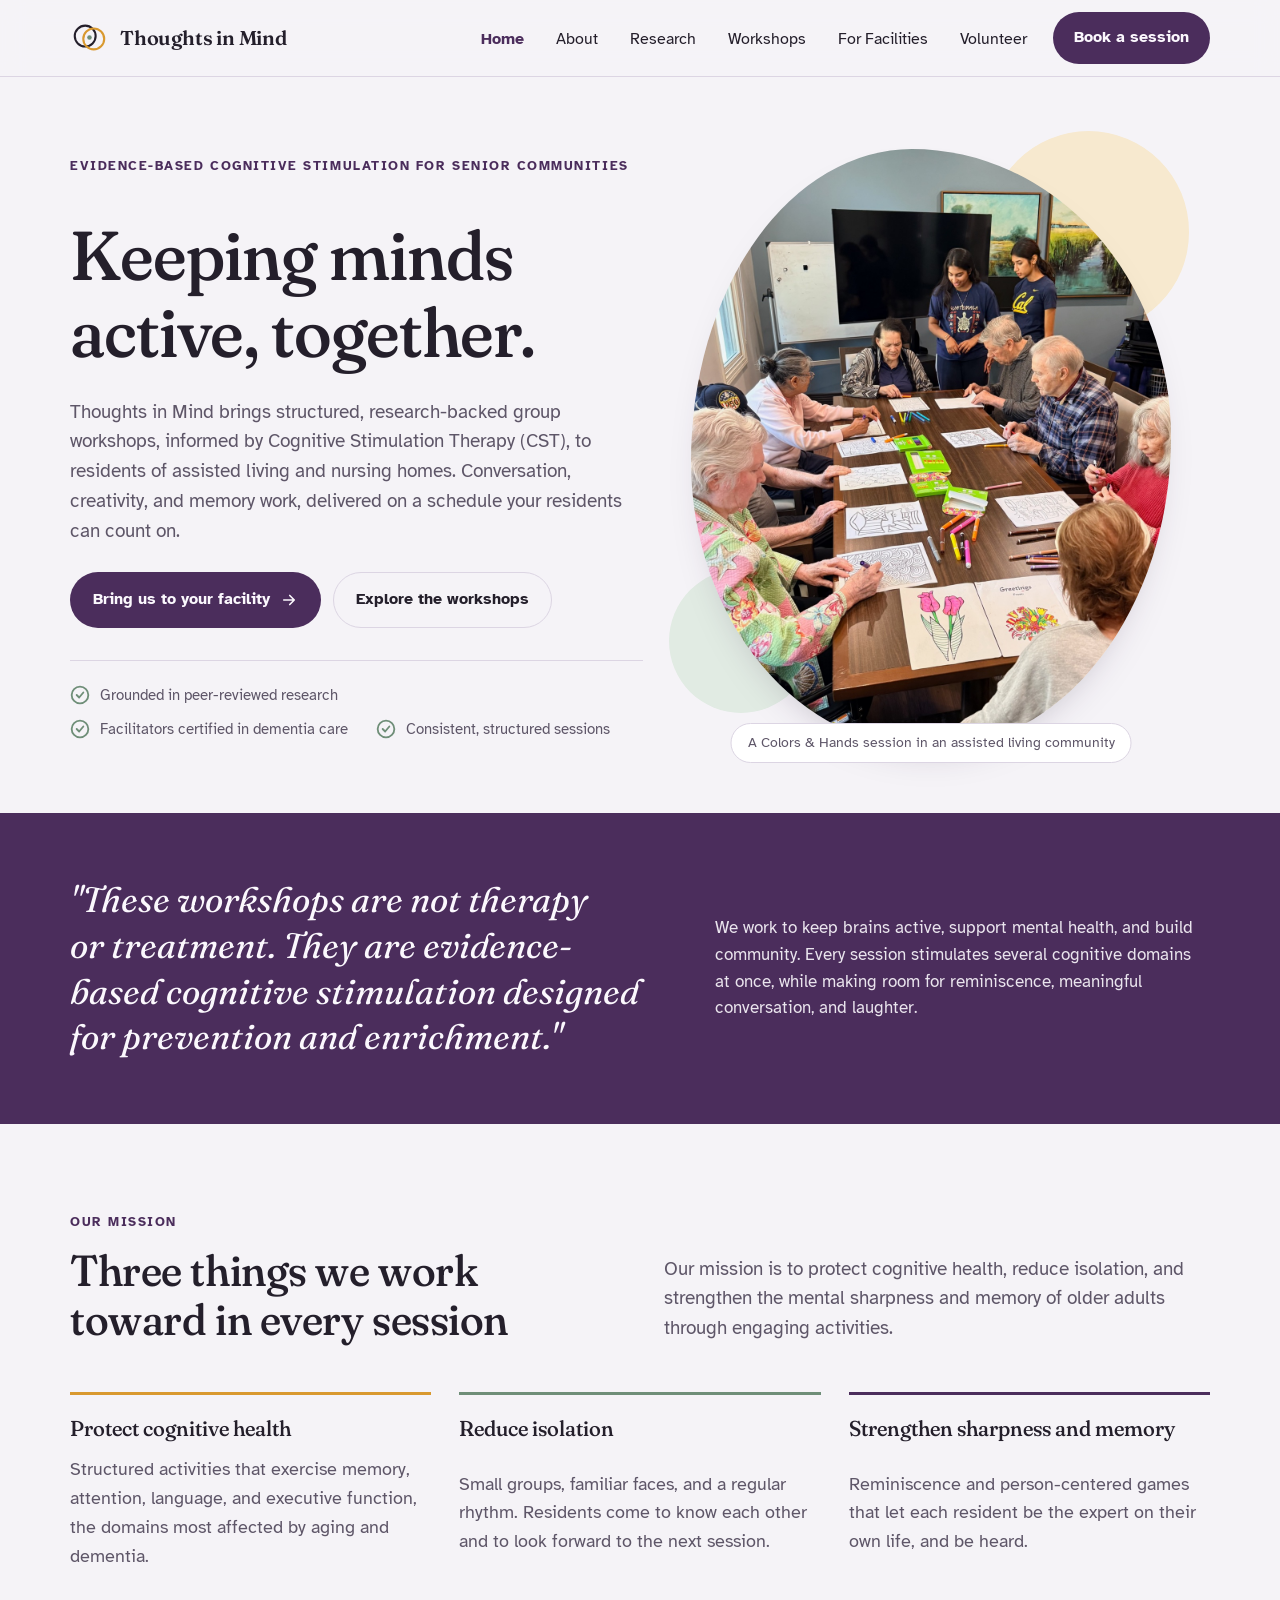
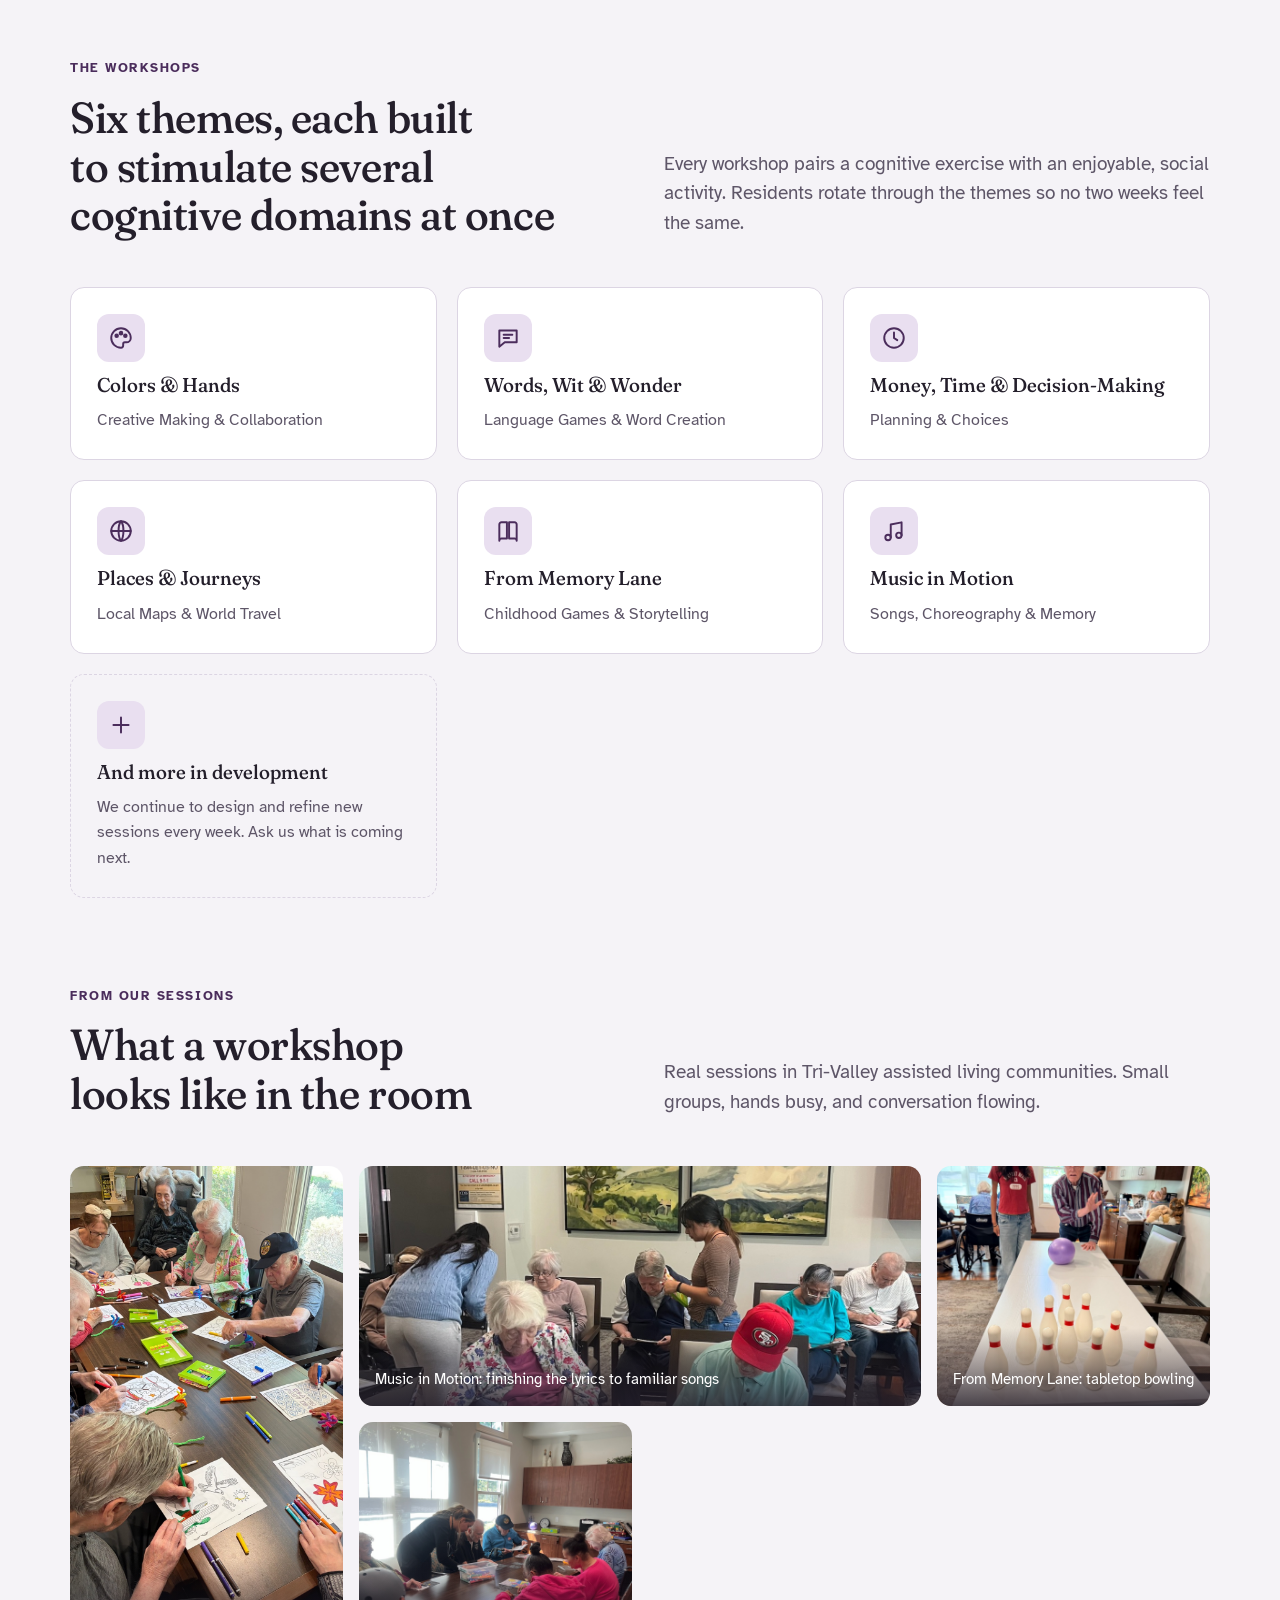
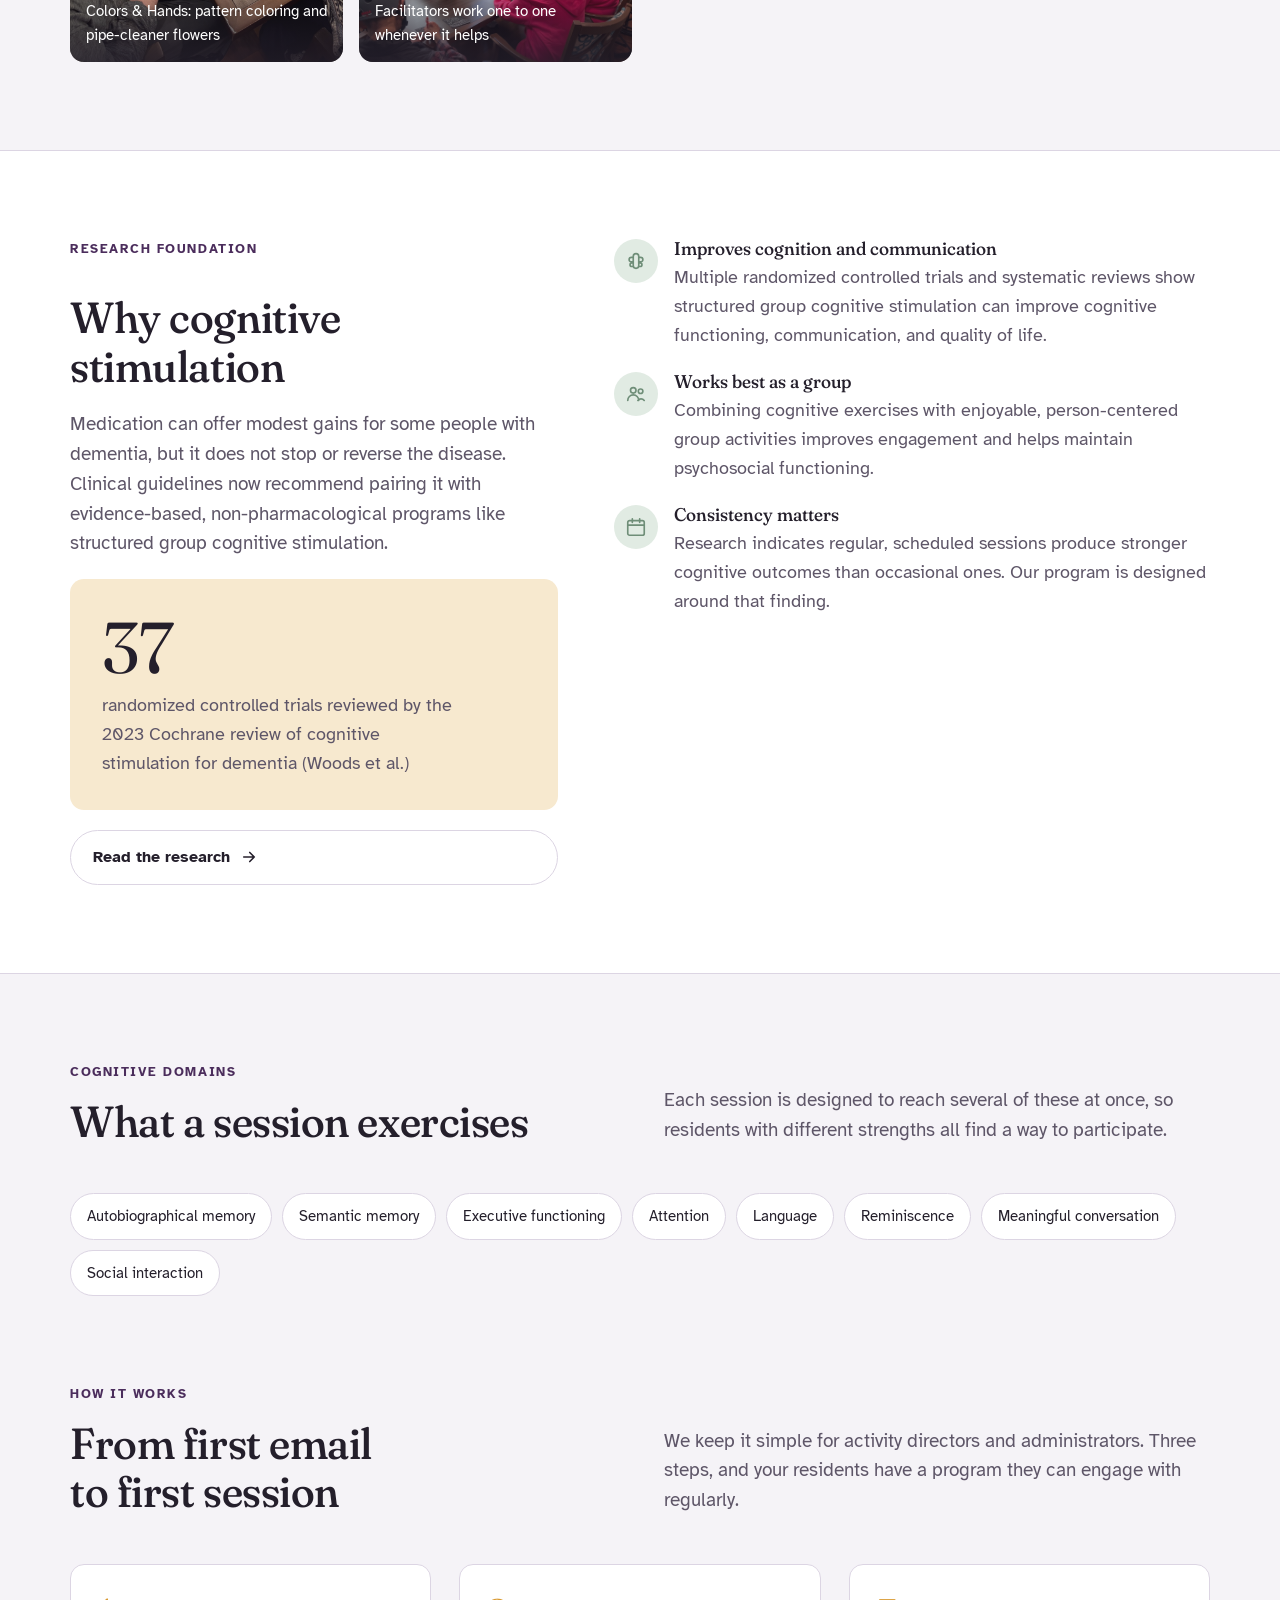
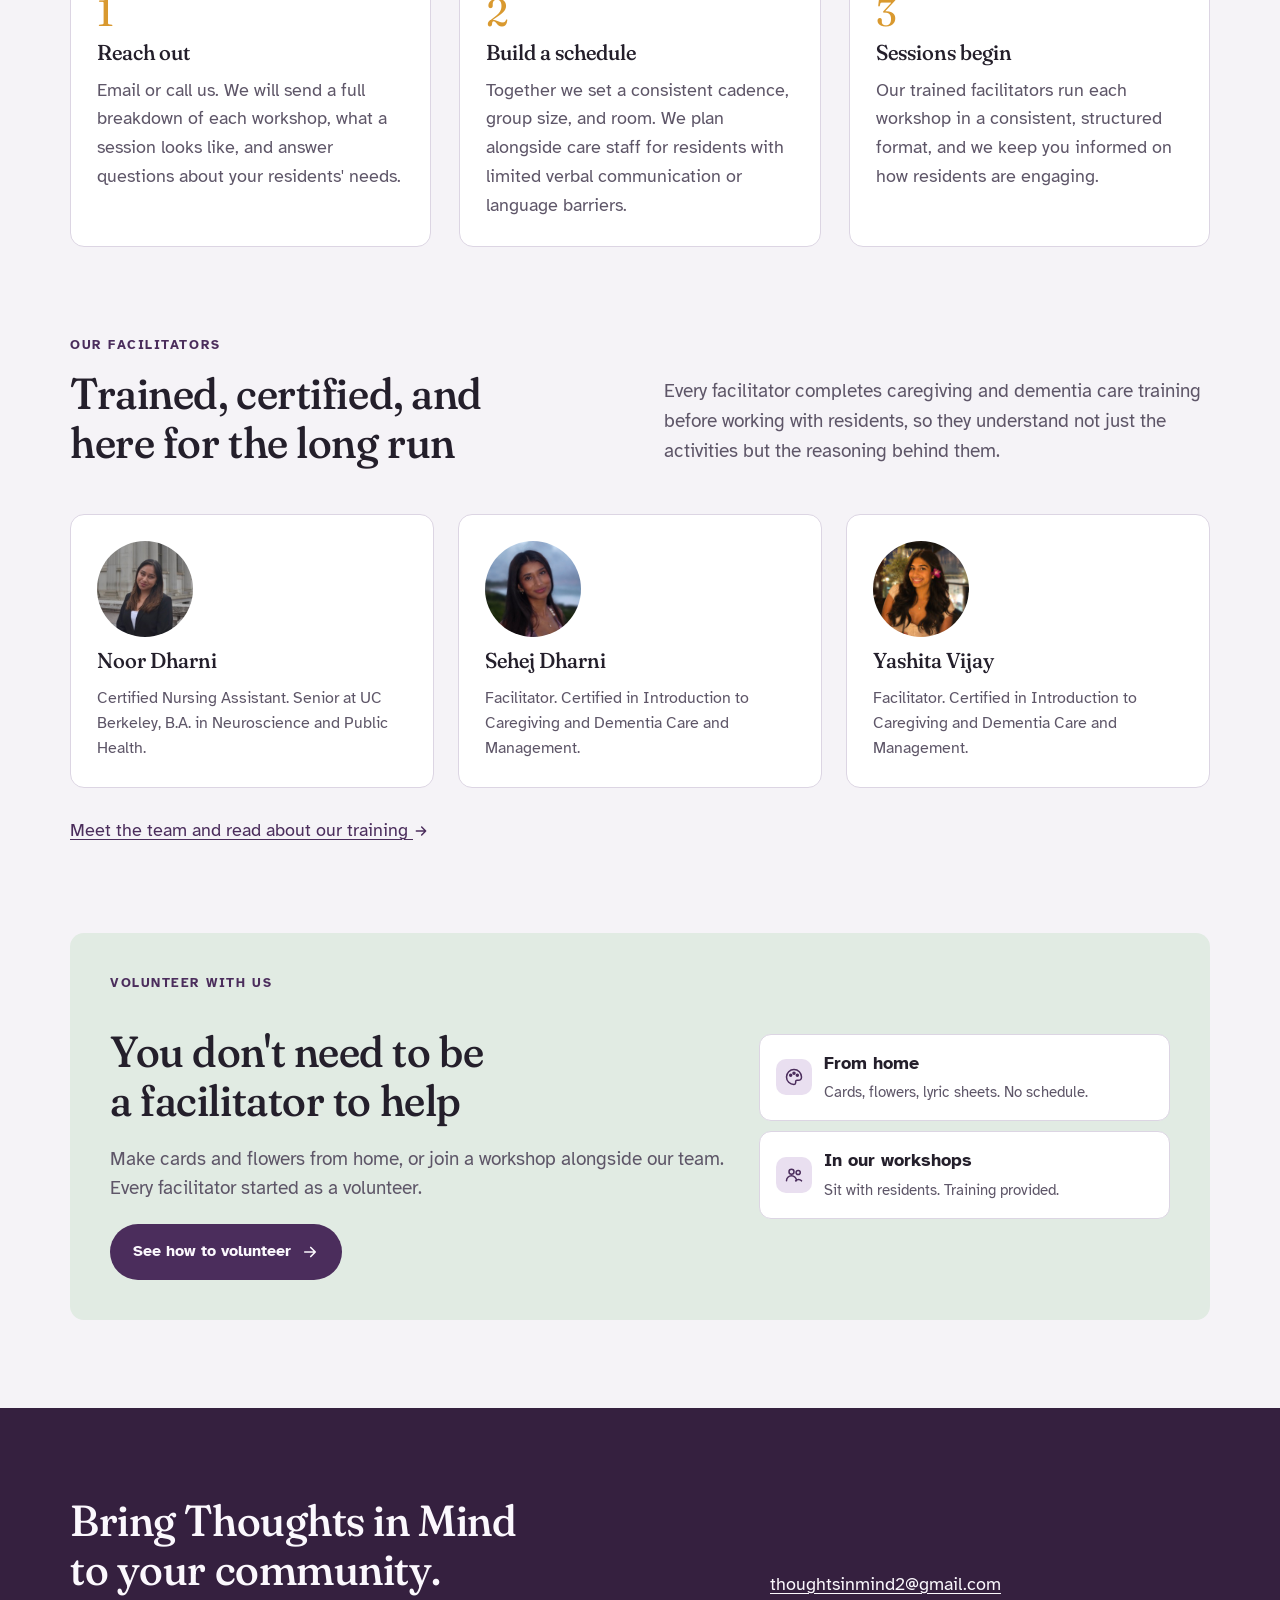
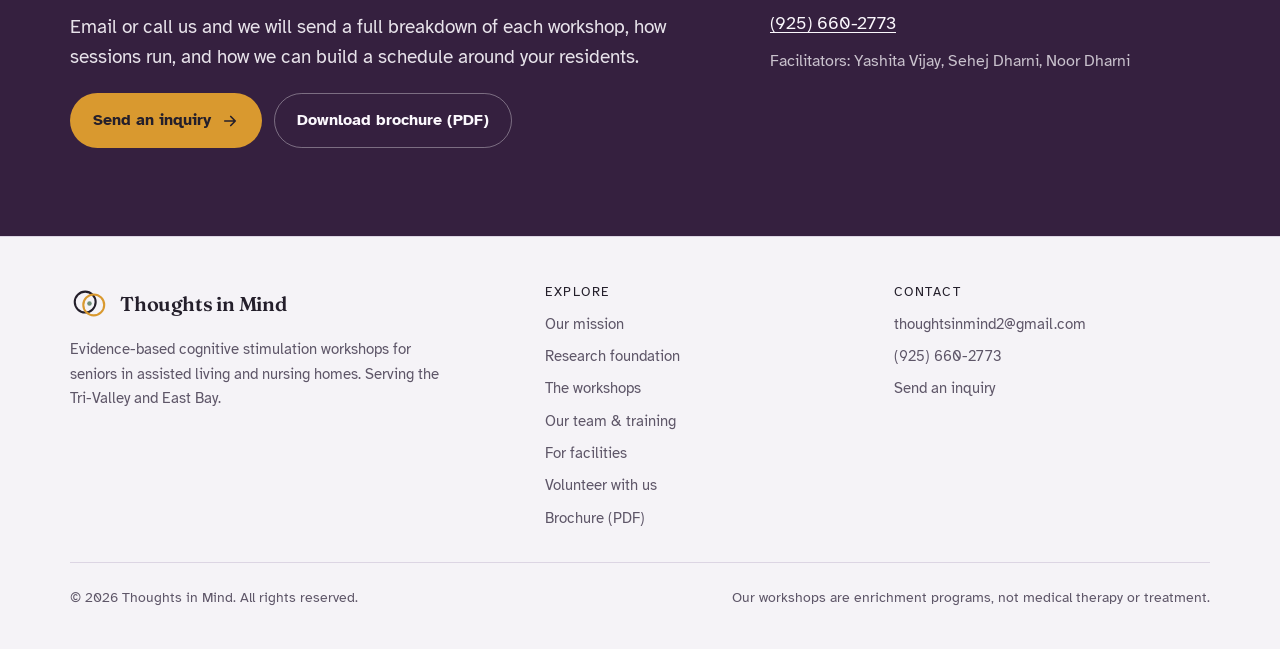
<file: index.html>
<!doctype html>
<html lang="en">
<head>
<meta charset="utf-8">
<meta name="viewport" content="width=device-width, initial-scale=1">
<title>Thoughts in Mind</title><meta name="description" content="Evidence-based cognitive stimulation workshops for seniors in assisted living and nursing homes."><meta property="og:type" content="website"><meta property="og:site_name" content="Thoughts in Mind"><meta property="og:title" content="Thoughts in Mind"><meta property="og:description" content="Evidence-based cognitive stimulation workshops for seniors in assisted living and nursing homes."><meta property="og:url" content="https://thoughtsinmind.org/"><meta property="og:image" content="https://thoughtsinmind.org/images/og.png"><meta property="og:image:width" content="1200"><meta property="og:image:height" content="630"><meta name="twitter:card" content="summary_large_image"><meta name="twitter:title" content="Thoughts in Mind"><meta name="twitter:description" content="Evidence-based cognitive stimulation workshops for seniors in assisted living and nursing homes."><meta name="twitter:image" content="https://thoughtsinmind.org/images/og.png"><link rel="canonical" href="https://thoughtsinmind.org/"><link rel="preconnect" href="https://fonts.googleapis.com"><link rel="preconnect" href="https://fonts.gstatic.com" crossorigin><link rel="stylesheet" href="https://fonts.googleapis.com/css2?family=Fraunces:ital,opsz,wght@0,9..144,300..700;1,9..144,300..700&family=Atkinson+Hyperlegible:ital,wght@0,400;0,700;1,400&display=swap"><link rel="stylesheet" href="styles.css">
</head>
<body>
<a class="skip" href="#main">Skip to content</a>
<header class="nav"><div class="wrap">
  <a class="brand" href="index.html"><svg viewBox="0 0 40 40" aria-hidden="true"><circle cx="16" cy="18" r="11" fill="none" stroke="currentColor" stroke-width="2.2"/><circle cx="25" cy="21" r="11" fill="none" stroke="var(--marigold)" stroke-width="2.2"/><circle cx="20.5" cy="19.5" r="2.4" fill="var(--sage)"/></svg><span>Thoughts in Mind</span></a>
  <button class="menu-btn" aria-expanded="false" aria-controls="nav-links" aria-label="Open menu"><svg viewBox="0 0 24 24" fill="none" stroke="currentColor" stroke-width="2" stroke-linecap="round"><path d="M4 7h16M4 12h16M4 17h16"/></svg></button>
  <nav aria-label="Primary"><ul class="nav-links" id="nav-links"><li><a href="index.html" aria-current="page">Home</a></li><li><a href="about.html">About</a></li><li><a href="research.html">Research</a></li><li><a href="workshops.html">Workshops</a></li><li><a href="facilities.html">For Facilities</a></li><li><a href="volunteer.html">Volunteer</a></li><li class="nav-cta"><a class="btn btn-primary" href="contact.html">Book a session</a></li></ul></nav>
</div></header>
<main id="main">

<section class="hero"><div class="wrap">
  <div class="hero-copy">
    <p class="eyebrow">Evidence-based cognitive stimulation for senior communities</p>
    <h1>Keeping minds active, together.</h1>
    <p class="lede measure">Thoughts in Mind brings structured, research-backed group workshops, informed by Cognitive Stimulation Therapy (CST), to residents of assisted living and nursing homes. Conversation, creativity, and memory work, delivered on a schedule your residents can count on.</p>
    <div class="hero-actions"><a class="btn btn-primary" href="contact.html">Bring us to your facility <svg viewBox="0 0 24 24" fill="none" stroke="currentColor" stroke-width="2.2" stroke-linecap="round" stroke-linejoin="round" aria-hidden="true"><path d="M5 12h14M13 6l6 6-6 6"/></svg></a><a class="btn btn-ghost" href="workshops.html">Explore the workshops</a></div>
    <div class="trust"><ul>
      <li><svg viewBox="0 0 24 24" fill="none" stroke="currentColor" stroke-width="2.2" stroke-linecap="round" stroke-linejoin="round" aria-hidden="true"><circle cx="12" cy="12" r="10"/><path d="m8 12 3 3 5-6"/></svg><span>Grounded in peer-reviewed research</span></li>
      <li><svg viewBox="0 0 24 24" fill="none" stroke="currentColor" stroke-width="2.2" stroke-linecap="round" stroke-linejoin="round" aria-hidden="true"><circle cx="12" cy="12" r="10"/><path d="m8 12 3 3 5-6"/></svg><span>Facilitators certified in dementia care</span></li>
      <li><svg viewBox="0 0 24 24" fill="none" stroke="currentColor" stroke-width="2.2" stroke-linecap="round" stroke-linejoin="round" aria-hidden="true"><circle cx="12" cy="12" r="10"/><path d="m8 12 3 3 5-6"/></svg><span>Consistent, structured sessions</span></li>
    </ul></div>
  </div>
  <figure class="hero-photo"><img src="images/session-group.jpg" alt="Residents coloring and making greeting cards around a table while two facilitators look on" width="1200" height="1600" fetchpriority="high"><figcaption>A Colors &amp; Hands session in an assisted living community</figcaption></figure>
</div></section>

<section class="band"><div class="wrap">
  <p class="statement">"These workshops are not therapy or treatment. They are evidence-based cognitive stimulation designed for prevention and enrichment."</p>
  <p class="aside">We work to keep brains active, support mental health, and build community. Every session stimulates several cognitive domains at once, while making room for reminiscence, meaningful conversation, and laughter.</p>
</div></section>

<section><div class="wrap">
  <div class="sec-head"><div><p class="eyebrow">Our mission</p><h2>Three things we work toward in every session</h2></div><p class="lede">Our mission is to protect cognitive health, reduce isolation, and strengthen the mental sharpness and memory of older adults through engaging activities.</p></div>
  <div class="pillars">
    <div class="pillar"><h3>Protect cognitive health</h3><p>Structured activities that exercise memory, attention, language, and executive function, the domains most affected by aging and dementia.</p></div>
    <div class="pillar"><h3>Reduce isolation</h3><p>Small groups, familiar faces, and a regular rhythm. Residents come to know each other and to look forward to the next session.</p></div>
    <div class="pillar"><h3>Strengthen sharpness and memory</h3><p>Reminiscence and person-centered games that let each resident be the expert on their own life, and be heard.</p></div>
  </div>
</div></section>

<section style="padding-top:0"><div class="wrap">
  <div class="sec-head"><div><p class="eyebrow">The workshops</p><h2>Six themes, each built to stimulate several cognitive domains at once</h2></div><p class="lede">Every workshop pairs a cognitive exercise with an enjoyable, social activity. Residents rotate through the themes so no two weeks feel the same.</p></div>
  <div class="topics"><a class="topic" href="workshops.html#palette"><div class="icon"><svg viewBox="0 0 24 24" fill="none" stroke="currentColor" stroke-width="1.8" stroke-linecap="round" stroke-linejoin="round" aria-hidden="true"><path d="M12 3a9 9 0 1 0 0 18c1.5 0 2-1 2-2v-1.5a1.5 1.5 0 0 1 1.5-1.5H17a4 4 0 0 0 4-4c0-5-4-9-9-9Z"/><circle cx="8" cy="10" r="1.2" fill="currentColor"/><circle cx="12" cy="7.5" r="1.2" fill="currentColor"/><circle cx="16" cy="10" r="1.2" fill="currentColor"/></svg></div><h3>Colors &amp; Hands</h3><p class="sub">Creative Making &amp; Collaboration</p></a><a class="topic" href="workshops.html#words"><div class="icon"><svg viewBox="0 0 24 24" fill="none" stroke="currentColor" stroke-width="1.8" stroke-linecap="round" stroke-linejoin="round" aria-hidden="true"><path d="M4 5h16v11H9l-5 4V5Z"/><path d="M8 9h8M8 12h5"/></svg></div><h3>Words, Wit &amp; Wonder</h3><p class="sub">Language Games &amp; Word Creation</p></a><a class="topic" href="workshops.html#coins"><div class="icon"><svg viewBox="0 0 24 24" fill="none" stroke="currentColor" stroke-width="1.8" stroke-linecap="round" stroke-linejoin="round" aria-hidden="true"><circle cx="12" cy="12" r="9"/><path d="M12 7v5l3 2"/></svg></div><h3>Money, Time &amp; Decision-Making</h3><p class="sub">Planning &amp; Choices</p></a><a class="topic" href="workshops.html#map"><div class="icon"><svg viewBox="0 0 24 24" fill="none" stroke="currentColor" stroke-width="1.8" stroke-linecap="round" stroke-linejoin="round" aria-hidden="true"><circle cx="12" cy="12" r="9"/><path d="M3 12h18M12 3c3 3.5 3 14.5 0 18M12 3c-3 3.5-3 14.5 0 18"/></svg></div><h3>Places &amp; Journeys</h3><p class="sub">Local Maps &amp; World Travel</p></a><a class="topic" href="workshops.html#memory"><div class="icon"><svg viewBox="0 0 24 24" fill="none" stroke="currentColor" stroke-width="1.8" stroke-linecap="round" stroke-linejoin="round" aria-hidden="true"><path d="M4 19V6a2 2 0 0 1 2-2h5v15H6a2 2 0 0 0-2 2Z"/><path d="M20 19V6a2 2 0 0 0-2-2h-5v15h5a2 2 0 0 1 2 2Z"/></svg></div><h3>From Memory Lane</h3><p class="sub">Childhood Games &amp; Storytelling</p></a><a class="topic" href="workshops.html#music"><div class="icon"><svg viewBox="0 0 24 24" fill="none" stroke="currentColor" stroke-width="1.8" stroke-linecap="round" stroke-linejoin="round" aria-hidden="true"><path d="M9 18V6l10-2v12"/><circle cx="6.5" cy="18" r="2.5"/><circle cx="16.5" cy="16" r="2.5"/></svg></div><h3>Music in Motion</h3><p class="sub">Songs, Choreography &amp; Memory</p></a><div class="topic topic-more"><div class="icon"><svg viewBox="0 0 24 24" fill="none" stroke="currentColor" stroke-width="1.8" stroke-linecap="round" aria-hidden="true"><path d="M12 5v14M5 12h14"/></svg></div><h3>And more in development</h3><p class="sub">We continue to design and refine new sessions every week. Ask us what is coming next.</p></div></div>
</div></section>

<section style="padding-top:0"><div class="wrap">
  <div class="sec-head"><div><p class="eyebrow">From our sessions</p><h2>What a workshop looks like in the room</h2></div><p class="lede">Real sessions in Tri-Valley assisted living communities. Small groups, hands busy, and conversation flowing.</p></div>
  <div class="gallery">
    <figure class="tall"><img src="images/coloring-closeup.jpg" alt="Close-up of residents coloring detailed patterns with markers and pipe cleaners" loading="lazy"><figcaption>Colors &amp; Hands: pattern coloring and pipe-cleaner flowers</figcaption></figure>
    <figure class="wide"><img src="images/song-lyrics.jpg" alt="Residents seated in a circle writing on clipboards while a facilitator helps one of them" loading="lazy"><figcaption>Music in Motion: finishing the lyrics to familiar songs</figcaption></figure>
    <figure><img src="images/tabletop-bowling.jpg" alt="A resident rolling a ball toward tabletop bowling pins as a facilitator watches" loading="lazy"><figcaption>From Memory Lane: tabletop bowling</figcaption></figure>
    <figure><img src="images/creative-table.jpg" alt="A facilitator leaning in to help residents with scratch-art cards at a long table" loading="lazy"><figcaption>Facilitators work one to one whenever it helps</figcaption></figure>
  </div>
</div></section>

<section class="evidence"><div class="wrap">
  <div class="stack">
    <p class="eyebrow">Research foundation</p>
    <h2>Why cognitive stimulation</h2>
    <p class="lede">Medication can offer modest gains for some people with dementia, but it does not stop or reverse the disease. Clinical guidelines now recommend pairing it with evidence-based, non-pharmacological programs like structured group cognitive stimulation.</p>
    <div class="stat"><span class="big">37</span><span class="cap">randomized controlled trials reviewed by the 2023 Cochrane review of cognitive stimulation for dementia (Woods et al.)</span></div>
    <a class="btn btn-ghost" href="research.html">Read the research <svg viewBox="0 0 24 24" fill="none" stroke="currentColor" stroke-width="2.2" stroke-linecap="round" stroke-linejoin="round" aria-hidden="true"><path d="M5 12h14M13 6l6 6-6 6"/></svg></a>
  </div>
  <ul class="points">
    <li><span class="dot"><svg viewBox="0 0 24 24" fill="none" stroke="currentColor" stroke-width="1.8" stroke-linecap="round" stroke-linejoin="round" aria-hidden="true"><path d="M12 4a3 3 0 0 0-3 3v10a3 3 0 0 0 3 3 3 3 0 0 0 3-3V7a3 3 0 0 0-3-3Z"/><path d="M9 8H7a2.5 2.5 0 0 0 0 5h2M9 14H7.5a2 2 0 0 0 0 4H9M15 8h2a2.5 2.5 0 0 1 0 5h-2M15 14h1.5a2 2 0 0 1 0 4H15"/></svg></span><div><h3>Improves cognition and communication</h3><p>Multiple randomized controlled trials and systematic reviews show structured group cognitive stimulation can improve cognitive functioning, communication, and quality of life.</p></div></li>
    <li><span class="dot"><svg viewBox="0 0 24 24" fill="none" stroke="currentColor" stroke-width="1.8" stroke-linecap="round" stroke-linejoin="round" aria-hidden="true"><circle cx="9" cy="8" r="3"/><circle cx="17" cy="9" r="2.5"/><path d="M3 19a6 6 0 0 1 12 0M14 19a4.5 4.5 0 0 1 7 0"/></svg></span><div><h3>Works best as a group</h3><p>Combining cognitive exercises with enjoyable, person-centered group activities improves engagement and helps maintain psychosocial functioning.</p></div></li>
    <li><span class="dot"><svg viewBox="0 0 24 24" fill="none" stroke="currentColor" stroke-width="1.8" stroke-linecap="round" stroke-linejoin="round" aria-hidden="true"><rect x="3" y="5" width="18" height="16" rx="2"/><path d="M3 10h18M8 3v4M16 3v4"/></svg></span><div><h3>Consistency matters</h3><p>Research indicates regular, scheduled sessions produce stronger cognitive outcomes than occasional ones. Our program is designed around that finding.</p></div></li>
  </ul>
</div></section>

<section><div class="wrap">
  <div class="sec-head"><div><p class="eyebrow">Cognitive domains</p><h2>What a session exercises</h2></div><p class="lede">Each session is designed to reach several of these at once, so residents with different strengths all find a way to participate.</p></div>
  <ul class="domains"><li>Autobiographical memory</li><li>Semantic memory</li><li>Executive functioning</li><li>Attention</li><li>Language</li><li>Reminiscence</li><li>Meaningful conversation</li><li>Social interaction</li></ul>
</div></section>

<section style="padding-top:0"><div class="wrap">
  <div class="sec-head"><div><p class="eyebrow">How it works</p><h2>From first email to first session</h2></div><p class="lede">We keep it simple for activity directors and administrators. Three steps, and your residents have a program they can engage with regularly.</p></div>
  <div class="steps">
    <div class="step"><h3>Reach out</h3><p>Email or call us. We will send a full breakdown of each workshop, what a session looks like, and answer questions about your residents' needs.</p></div>
    <div class="step"><h3>Build a schedule</h3><p>Together we set a consistent cadence, group size, and room. We plan alongside care staff for residents with limited verbal communication or language barriers.</p></div>
    <div class="step"><h3>Sessions begin</h3><p>Our trained facilitators run each workshop in a consistent, structured format, and we keep you informed on how residents are engaging.</p></div>
  </div>
</div></section>

<section style="padding-top:0"><div class="wrap">
  <div class="sec-head"><div><p class="eyebrow">Our facilitators</p><h2>Trained, certified, and here for the long run</h2></div><p class="lede">Every facilitator completes caregiving and dementia care training before working with residents, so they understand not just the activities but the reasoning behind them.</p></div>
  <div class="team">
    <div class="person"><div class="avatar"><img src="images/team-noor.jpg" alt="Noor Dharni" width="270" height="270"></div><h3>Noor Dharni</h3><p class="role">Certified Nursing Assistant. Senior at UC Berkeley, B.A. in Neuroscience and Public Health.</p></div>
    <div class="person"><div class="avatar"><img src="images/team-sehej.jpg" alt="Sehej Dharni" width="228" height="228"></div><h3>Sehej Dharni</h3><p class="role">Facilitator. Certified in Introduction to Caregiving and Dementia Care and Management.</p></div>
    <div class="person"><div class="avatar"><img src="images/team-yashita.jpg" alt="Yashita Vijay" width="208" height="208"></div><h3>Yashita Vijay</h3><p class="role">Facilitator. Certified in Introduction to Caregiving and Dementia Care and Management.</p></div>
  </div>
  <p style="margin-top:28px"><a href="about.html#team">Meet the team and read about our training <svg style="width:16px;height:16px;display:inline;vertical-align:-3px" viewBox="0 0 24 24" fill="none" stroke="currentColor" stroke-width="2.2" stroke-linecap="round" stroke-linejoin="round" aria-hidden="true"><path d="M5 12h14M13 6l6 6-6 6"/></svg></a></p>
</div></section>

<section style="padding-top:0"><div class="wrap">
  <div class="vol-teaser">
    <div class="stack"><p class="eyebrow">Volunteer with us</p><h2>You don't need to be a facilitator to help</h2><p class="lede">Make cards and flowers from home, or join a workshop alongside our team. Every facilitator started as a volunteer.</p><div class="hero-actions"><a class="btn btn-primary" href="volunteer.html">See how to volunteer <svg viewBox="0 0 24 24" fill="none" stroke="currentColor" stroke-width="2.2" stroke-linecap="round" stroke-linejoin="round" aria-hidden="true"><path d="M5 12h14M13 6l6 6-6 6"/></svg></a></div></div>
    <div class="mini">
      <div class="mini-item"><span class="ic"><svg viewBox="0 0 24 24" fill="none" stroke="currentColor" stroke-width="1.8" stroke-linecap="round" stroke-linejoin="round" aria-hidden="true"><path d="M12 3a9 9 0 1 0 0 18c1.5 0 2-1 2-2v-1.5a1.5 1.5 0 0 1 1.5-1.5H17a4 4 0 0 0 4-4c0-5-4-9-9-9Z"/><circle cx="8" cy="10" r="1.2" fill="currentColor"/><circle cx="12" cy="7.5" r="1.2" fill="currentColor"/><circle cx="16" cy="10" r="1.2" fill="currentColor"/></svg></span><div><strong>From home</strong><span class="muted">Cards, flowers, lyric sheets. No schedule.</span></div></div>
      <div class="mini-item"><span class="ic"><svg viewBox="0 0 24 24" fill="none" stroke="currentColor" stroke-width="1.8" stroke-linecap="round" stroke-linejoin="round" aria-hidden="true"><circle cx="9" cy="8" r="3"/><circle cx="17" cy="9" r="2.5"/><path d="M3 19a6 6 0 0 1 12 0M14 19a4.5 4.5 0 0 1 7 0"/></svg></span><div><strong>In our workshops</strong><span class="muted">Sit with residents. Training provided.</span></div></div>
    </div>
  </div>
</div></section>

<section class="cta"><div class="wrap">
  <div class="stack"><h2>Bring Thoughts in Mind to your community.</h2><p class="lede" style="color:inherit;opacity:.9">Email or call us and we will send a full breakdown of each workshop, how sessions run, and how we can build a schedule around your residents.</p>
    <div class="hero-actions"><a class="btn btn-gold" href="contact.html">Send an inquiry <svg viewBox="0 0 24 24" fill="none" stroke="currentColor" stroke-width="2.2" stroke-linecap="round" stroke-linejoin="round" aria-hidden="true"><path d="M5 12h14M13 6l6 6-6 6"/></svg></a><a class="btn btn-ghost" style="color:inherit;border-color:rgba(255,255,255,.35)" href="Thoughts-in-Mind-Brochure.pdf" download>Download brochure (PDF)</a></div></div>
  <div class="contact-lines"><a href="mailto:thoughtsinmind2@gmail.com">thoughtsinmind2@gmail.com</a><a href="tel:+19256602773">(925) 660-2773</a><span class="muted" style="color:inherit;opacity:.75;font-size:1rem">Facilitators: Yashita Vijay, Sehej Dharni, Noor Dharni</span></div>
</div></section>

</main>
<footer><div class="wrap">
  <div><a class="brand" href="index.html"><svg viewBox="0 0 40 40" aria-hidden="true"><circle cx="16" cy="18" r="11" fill="none" stroke="currentColor" stroke-width="2.2"/><circle cx="25" cy="21" r="11" fill="none" stroke="var(--marigold)" stroke-width="2.2"/><circle cx="20.5" cy="19.5" r="2.4" fill="var(--sage)"/></svg><span>Thoughts in Mind</span></a>
    <p style="margin-top:14px;max-width:38ch">Evidence-based cognitive stimulation workshops for seniors in assisted living and nursing homes. Serving the Tri-Valley and East Bay.</p></div>
  <div><h4>Explore</h4><ul><li><a href="about.html">Our mission</a></li><li><a href="research.html">Research foundation</a></li><li><a href="workshops.html">The workshops</a></li><li><a href="about.html#team">Our team &amp; training</a></li><li><a href="facilities.html">For facilities</a></li><li><a href="volunteer.html">Volunteer with us</a></li><li><a href="Thoughts-in-Mind-Brochure.pdf" download>Brochure (PDF)</a></li></ul></div>
  <div><h4>Contact</h4><ul><li><a href="mailto:thoughtsinmind2@gmail.com">thoughtsinmind2@gmail.com</a></li><li><a href="tel:+19256602773">(925) 660-2773</a></li><li><a href="contact.html">Send an inquiry</a></li></ul></div>
  <div class="foot-note"><span>&copy; <span id="year">2026</span> Thoughts in Mind. All rights reserved.</span><span>Our workshops are enrichment programs, not medical therapy or treatment.</span></div>
</div></footer>
<script src="site.js"></script>
</body>
</html>
</file>
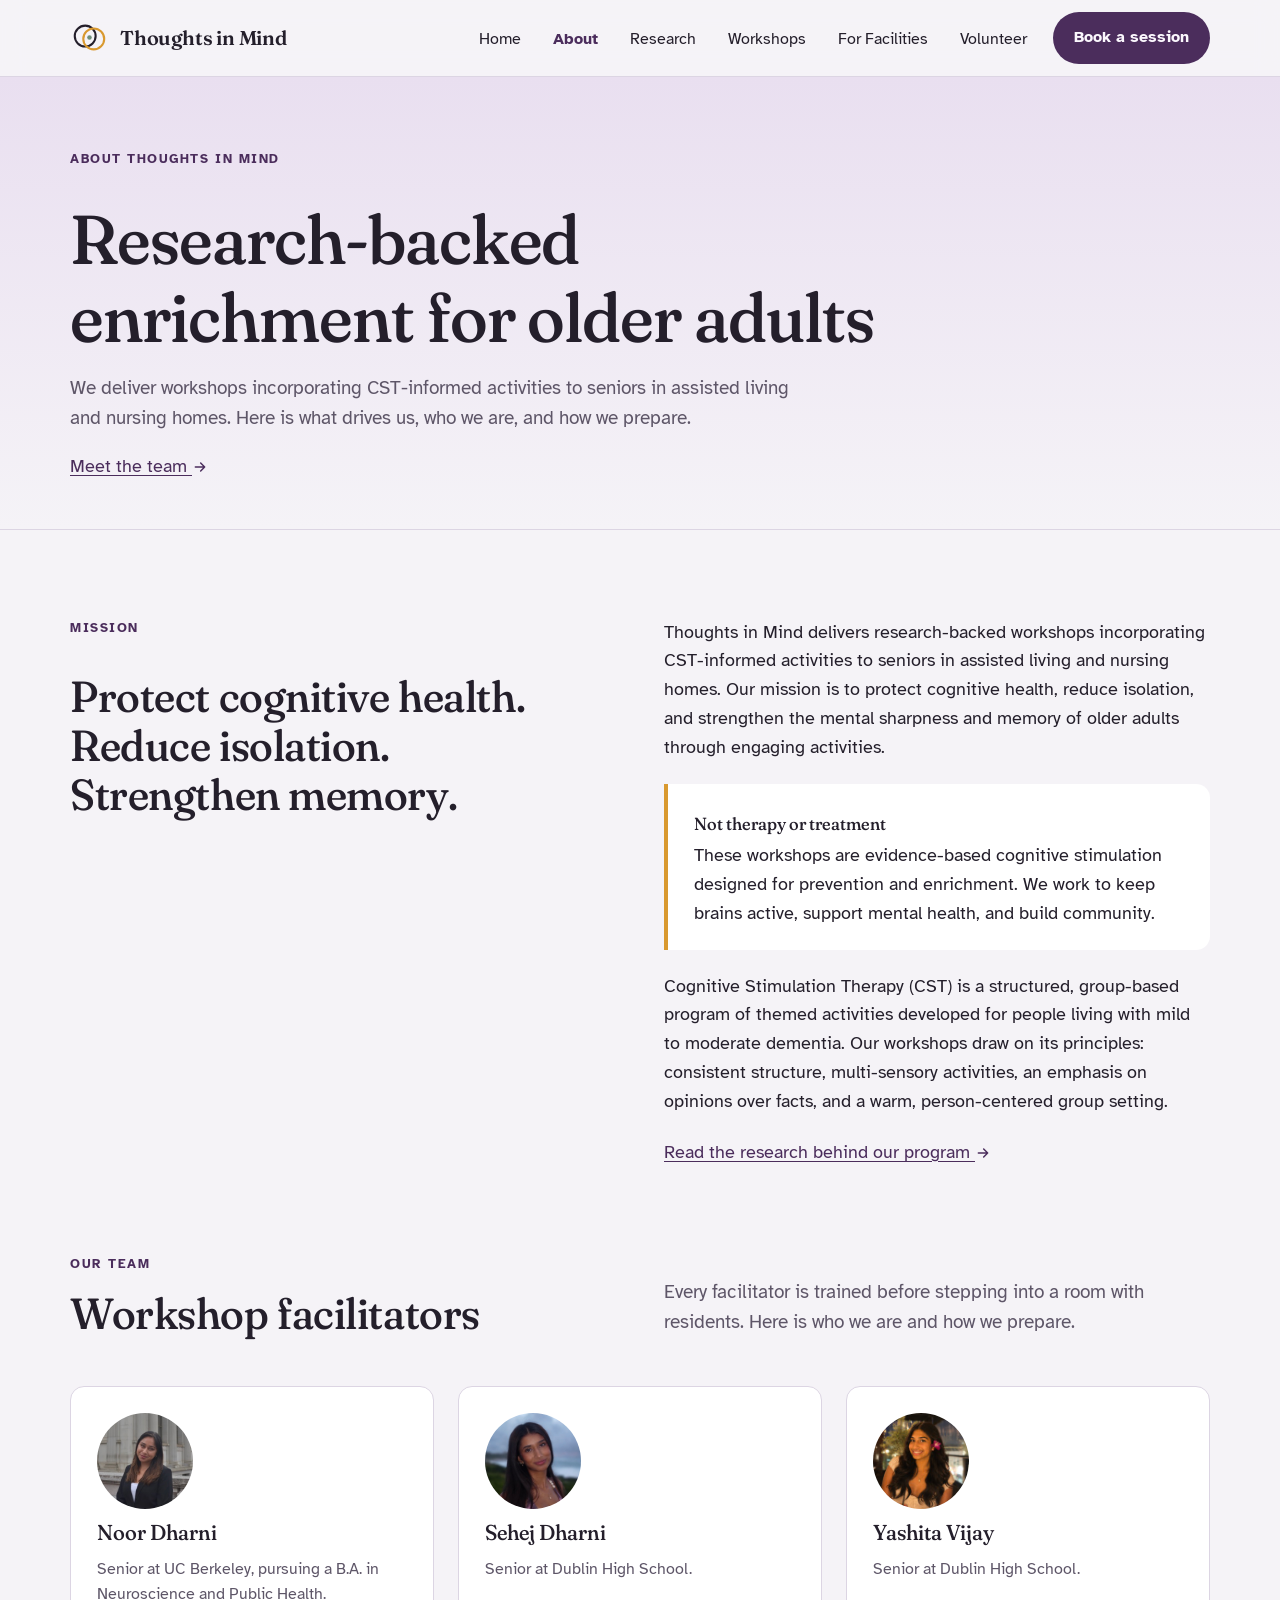
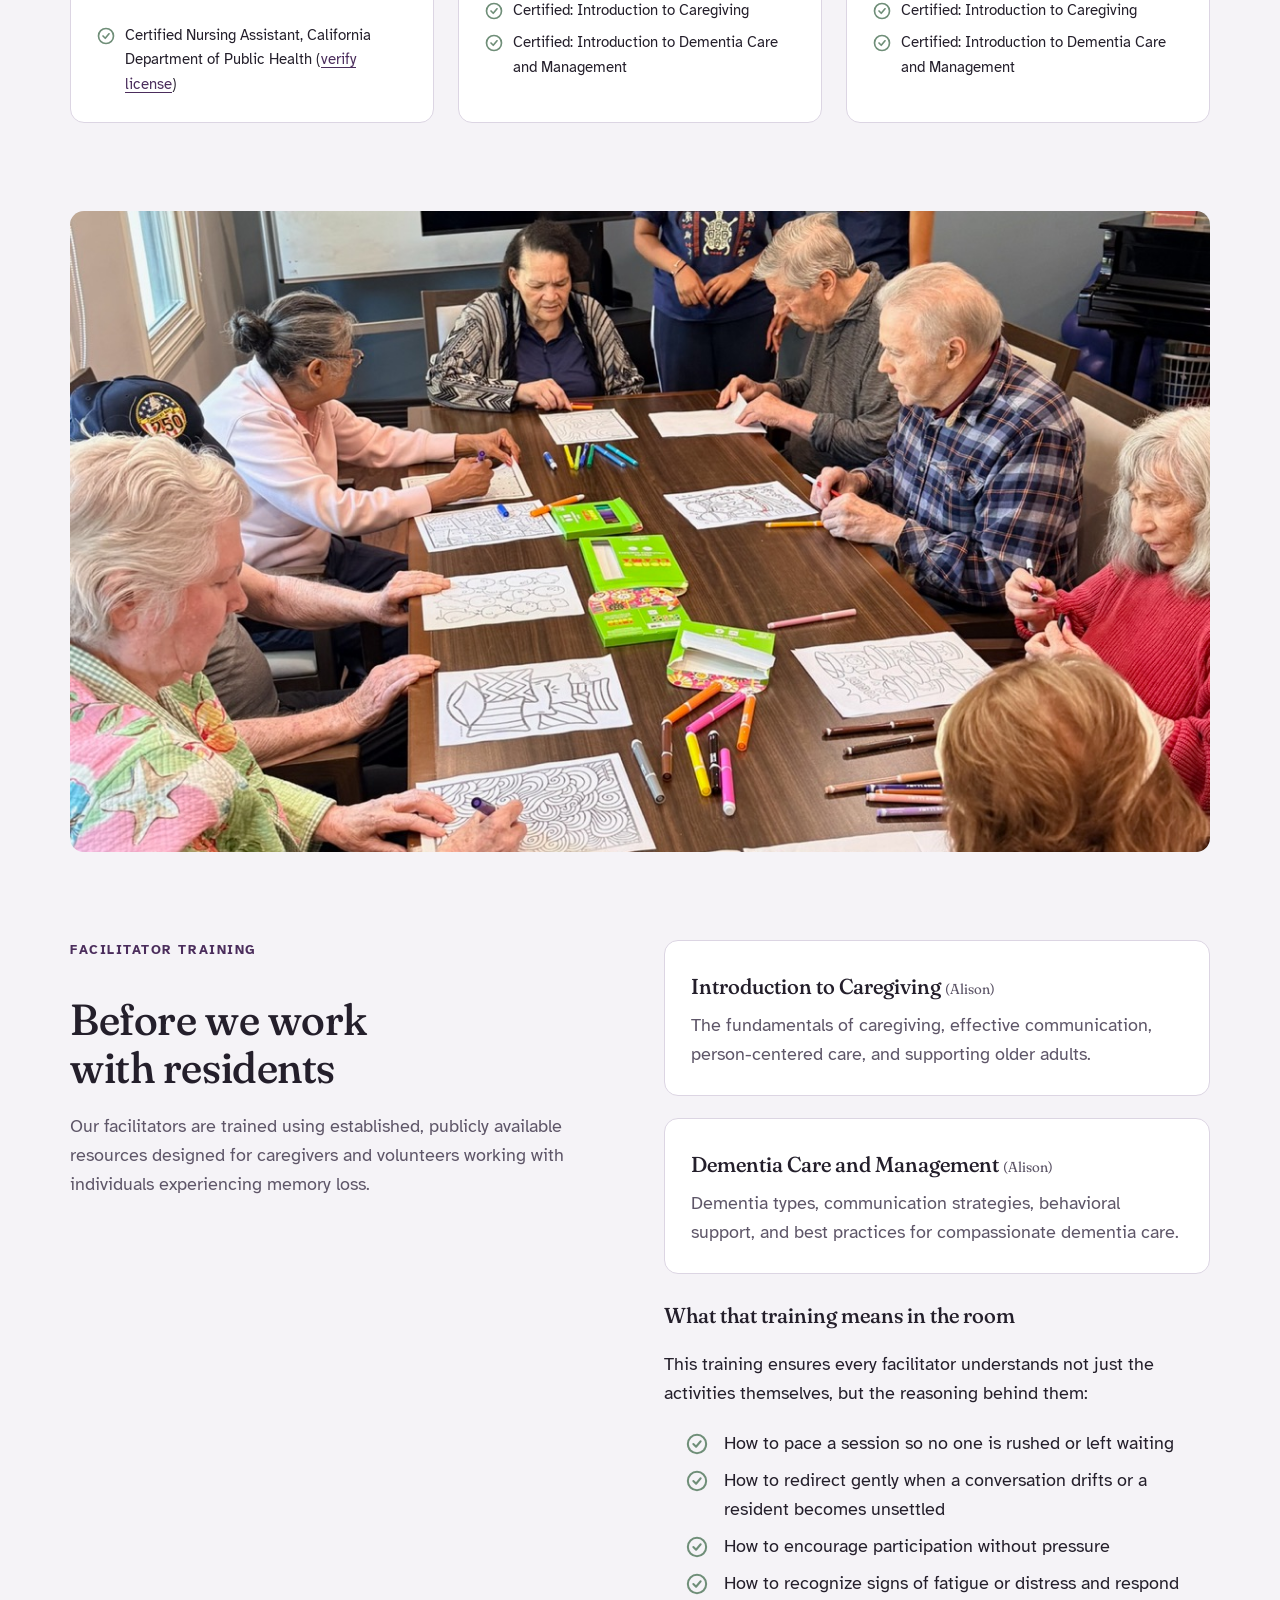
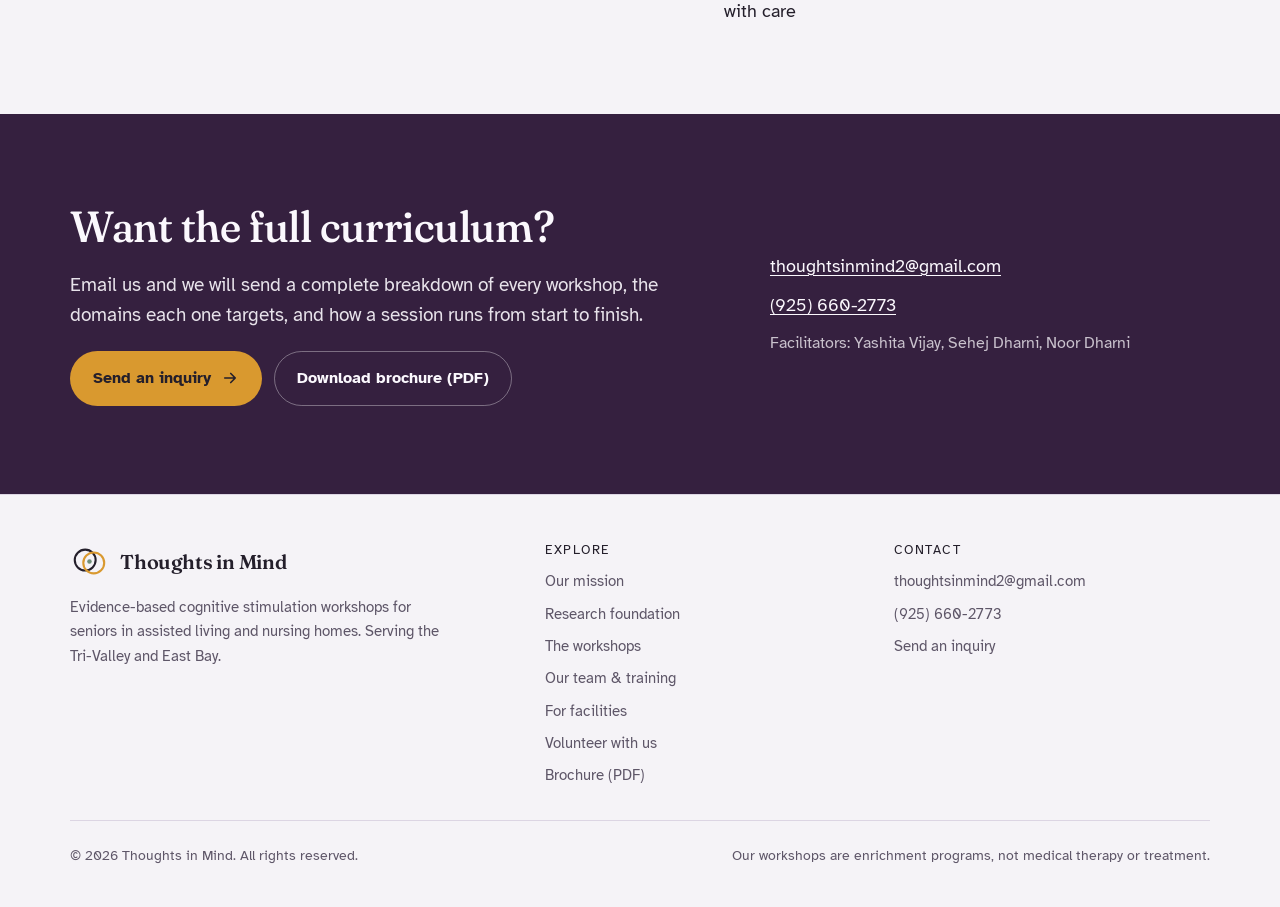
<file: about.html>
<!doctype html>
<html lang="en">
<head>
<meta charset="utf-8">
<meta name="viewport" content="width=device-width, initial-scale=1">
<title>About | Thoughts in Mind</title><meta name="description" content="Our mission, our facilitators, and how they are trained."><meta property="og:type" content="website"><meta property="og:site_name" content="Thoughts in Mind"><meta property="og:title" content="About | Thoughts in Mind"><meta property="og:description" content="Our mission, our facilitators, and how they are trained."><meta property="og:url" content="https://thoughtsinmind.org/about.html"><meta property="og:image" content="https://thoughtsinmind.org/images/og.png"><meta property="og:image:width" content="1200"><meta property="og:image:height" content="630"><meta name="twitter:card" content="summary_large_image"><meta name="twitter:title" content="About | Thoughts in Mind"><meta name="twitter:description" content="Our mission, our facilitators, and how they are trained."><meta name="twitter:image" content="https://thoughtsinmind.org/images/og.png"><link rel="canonical" href="https://thoughtsinmind.org/about.html"><link rel="preconnect" href="https://fonts.googleapis.com"><link rel="preconnect" href="https://fonts.gstatic.com" crossorigin><link rel="stylesheet" href="https://fonts.googleapis.com/css2?family=Fraunces:ital,opsz,wght@0,9..144,300..700;1,9..144,300..700&family=Atkinson+Hyperlegible:ital,wght@0,400;0,700;1,400&display=swap"><link rel="stylesheet" href="styles.css">
</head>
<body>
<a class="skip" href="#main">Skip to content</a>
<header class="nav"><div class="wrap">
  <a class="brand" href="index.html"><svg viewBox="0 0 40 40" aria-hidden="true"><circle cx="16" cy="18" r="11" fill="none" stroke="currentColor" stroke-width="2.2"/><circle cx="25" cy="21" r="11" fill="none" stroke="var(--marigold)" stroke-width="2.2"/><circle cx="20.5" cy="19.5" r="2.4" fill="var(--sage)"/></svg><span>Thoughts in Mind</span></a>
  <button class="menu-btn" aria-expanded="false" aria-controls="nav-links" aria-label="Open menu"><svg viewBox="0 0 24 24" fill="none" stroke="currentColor" stroke-width="2" stroke-linecap="round"><path d="M4 7h16M4 12h16M4 17h16"/></svg></button>
  <nav aria-label="Primary"><ul class="nav-links" id="nav-links"><li><a href="index.html">Home</a></li><li><a href="about.html" aria-current="page">About</a></li><li><a href="research.html">Research</a></li><li><a href="workshops.html">Workshops</a></li><li><a href="facilities.html">For Facilities</a></li><li><a href="volunteer.html">Volunteer</a></li><li class="nav-cta"><a class="btn btn-primary" href="contact.html">Book a session</a></li></ul></nav>
</div></header>
<main id="main">

<section class="page-head"><div class="wrap"><p class="eyebrow">About Thoughts in Mind</p><h1>Research-backed enrichment for older adults</h1><p class="lede">We deliver workshops incorporating CST-informed activities to seniors in assisted living and nursing homes. Here is what drives us, who we are, and how we prepare.</p><p><a href="#team">Meet the team <svg style="width:16px;height:16px;display:inline;vertical-align:-3px" viewBox="0 0 24 24" fill="none" stroke="currentColor" stroke-width="2.2" stroke-linecap="round" stroke-linejoin="round" aria-hidden="true"><path d="M5 12h14M13 6l6 6-6 6"/></svg></a></p></div></section>

<section><div class="wrap split">
  <div class="sticky stack"><p class="eyebrow">Mission</p><h2>Protect cognitive health. Reduce isolation. Strengthen memory.</h2></div>
  <div class="prose">
    <p>Thoughts in Mind delivers research-backed workshops incorporating CST-informed activities to seniors in assisted living and nursing homes. Our mission is to protect cognitive health, reduce isolation, and strengthen the mental sharpness and memory of older adults through engaging activities.</p>
    <div class="callout"><h3>Not therapy or treatment</h3><p>These workshops are evidence-based cognitive stimulation designed for prevention and enrichment. We work to keep brains active, support mental health, and build community.</p></div>
    <p>Cognitive Stimulation Therapy (CST) is a structured, group-based program of themed activities developed for people living with mild to moderate dementia. Our workshops draw on its principles: consistent structure, multi-sensory activities, an emphasis on opinions over facts, and a warm, person-centered group setting.</p>
    <p><a href="research.html">Read the research behind our program <svg style="width:16px;height:16px;display:inline;vertical-align:-3px" viewBox="0 0 24 24" fill="none" stroke="currentColor" stroke-width="2.2" stroke-linecap="round" stroke-linejoin="round" aria-hidden="true"><path d="M5 12h14M13 6l6 6-6 6"/></svg></a></p>
  </div>
</div></section>

<section id="team" style="padding-top:0"><div class="wrap">
  <div class="sec-head"><div><p class="eyebrow">Our team</p><h2>Workshop facilitators</h2></div><p class="lede">Every facilitator is trained before stepping into a room with residents. Here is who we are and how we prepare.</p></div>
  <div class="team">
    <div class="person"><div class="avatar"><img src="images/team-noor.jpg" alt="Noor Dharni" width="270" height="270"></div><h3>Noor Dharni</h3><p class="role">Senior at UC Berkeley, pursuing a B.A. in Neuroscience and Public Health.</p>
      <ul class="creds"><li><svg viewBox="0 0 24 24" fill="none" stroke="currentColor" stroke-width="2.2" stroke-linecap="round" stroke-linejoin="round" aria-hidden="true"><circle cx="12" cy="12" r="10"/><path d="m8 12 3 3 5-6"/></svg><span>Certified Nursing Assistant, California Department of Public Health (<a href="https://cvl.cdph.ca.gov/DetailPage.aspx?cert_holder_id=738672" target="_blank" rel="noopener">verify license</a>)</span></li></ul></div>
    <div class="person"><div class="avatar"><img src="images/team-sehej.jpg" alt="Sehej Dharni" width="228" height="228"></div><h3>Sehej Dharni</h3><p class="role">Senior at Dublin High School.</p>
      <ul class="creds"><li><svg viewBox="0 0 24 24" fill="none" stroke="currentColor" stroke-width="2.2" stroke-linecap="round" stroke-linejoin="round" aria-hidden="true"><circle cx="12" cy="12" r="10"/><path d="m8 12 3 3 5-6"/></svg><span>Certified: Introduction to Caregiving</span></li><li><svg viewBox="0 0 24 24" fill="none" stroke="currentColor" stroke-width="2.2" stroke-linecap="round" stroke-linejoin="round" aria-hidden="true"><circle cx="12" cy="12" r="10"/><path d="m8 12 3 3 5-6"/></svg><span>Certified: Introduction to Dementia Care and Management</span></li></ul></div>
    <div class="person"><div class="avatar"><img src="images/team-yashita.jpg" alt="Yashita Vijay" width="208" height="208"></div><h3>Yashita Vijay</h3><p class="role">Senior at Dublin High School.</p>
      <ul class="creds"><li><svg viewBox="0 0 24 24" fill="none" stroke="currentColor" stroke-width="2.2" stroke-linecap="round" stroke-linejoin="round" aria-hidden="true"><circle cx="12" cy="12" r="10"/><path d="m8 12 3 3 5-6"/></svg><span>Certified: Introduction to Caregiving</span></li><li><svg viewBox="0 0 24 24" fill="none" stroke="currentColor" stroke-width="2.2" stroke-linecap="round" stroke-linejoin="round" aria-hidden="true"><circle cx="12" cy="12" r="10"/><path d="m8 12 3 3 5-6"/></svg><span>Certified: Introduction to Dementia Care and Management</span></li></ul></div>
  </div>
</div></section>

<section style="padding-top:0"><div class="wrap">
  <figure class="split-photo" style="aspect-ratio:16/9"><img src="images/session-group.jpg" alt="Facilitators Yashita and Noor standing with residents at a workshop table" loading="lazy"></figure>
</div></section>

<section style="padding-top:0"><div class="wrap split">
  <div class="sticky stack"><p class="eyebrow">Facilitator training</p><h2>Before we work with residents</h2><p class="muted">Our facilitators are trained using established, publicly available resources designed for caregivers and volunteers working with individuals experiencing memory loss.</p></div>
  <div class="prose">
    <div class="card"><h3>Introduction to Caregiving <span class="muted" style="font-family:inherit;font-size:.9rem;font-weight:400">(Alison)</span></h3><p>The fundamentals of caregiving, effective communication, person-centered care, and supporting older adults.</p></div>
    <div class="card"><h3>Dementia Care and Management <span class="muted" style="font-family:inherit;font-size:.9rem;font-weight:400">(Alison)</span></h3><p>Dementia types, communication strategies, behavioral support, and best practices for compassionate dementia care.</p></div>
    <h3>What that training means in the room</h3>
    <p>This training ensures every facilitator understands not just the activities themselves, but the reasoning behind them:</p>
    <ul class="check">
      <li><svg viewBox="0 0 24 24" fill="none" stroke="currentColor" stroke-width="2.2" stroke-linecap="round" stroke-linejoin="round" aria-hidden="true"><circle cx="12" cy="12" r="10"/><path d="m8 12 3 3 5-6"/></svg><span>How to pace a session so no one is rushed or left waiting</span></li>
      <li><svg viewBox="0 0 24 24" fill="none" stroke="currentColor" stroke-width="2.2" stroke-linecap="round" stroke-linejoin="round" aria-hidden="true"><circle cx="12" cy="12" r="10"/><path d="m8 12 3 3 5-6"/></svg><span>How to redirect gently when a conversation drifts or a resident becomes unsettled</span></li>
      <li><svg viewBox="0 0 24 24" fill="none" stroke="currentColor" stroke-width="2.2" stroke-linecap="round" stroke-linejoin="round" aria-hidden="true"><circle cx="12" cy="12" r="10"/><path d="m8 12 3 3 5-6"/></svg><span>How to encourage participation without pressure</span></li>
      <li><svg viewBox="0 0 24 24" fill="none" stroke="currentColor" stroke-width="2.2" stroke-linecap="round" stroke-linejoin="round" aria-hidden="true"><circle cx="12" cy="12" r="10"/><path d="m8 12 3 3 5-6"/></svg><span>How to recognize signs of fatigue or distress and respond with care</span></li>
    </ul>
  </div>
</div></section>

<section class="cta"><div class="wrap">
  <div class="stack"><h2>Want the full curriculum?</h2><p class="lede" style="color:inherit;opacity:.9">Email us and we will send a complete breakdown of every workshop, the domains each one targets, and how a session runs from start to finish.</p>
    <div class="hero-actions"><a class="btn btn-gold" href="contact.html">Send an inquiry <svg viewBox="0 0 24 24" fill="none" stroke="currentColor" stroke-width="2.2" stroke-linecap="round" stroke-linejoin="round" aria-hidden="true"><path d="M5 12h14M13 6l6 6-6 6"/></svg></a><a class="btn btn-ghost" style="color:inherit;border-color:rgba(255,255,255,.35)" href="Thoughts-in-Mind-Brochure.pdf" download>Download brochure (PDF)</a></div></div>
  <div class="contact-lines"><a href="mailto:thoughtsinmind2@gmail.com">thoughtsinmind2@gmail.com</a><a href="tel:+19256602773">(925) 660-2773</a><span class="muted" style="color:inherit;opacity:.75;font-size:1rem">Facilitators: Yashita Vijay, Sehej Dharni, Noor Dharni</span></div>
</div></section>

</main>
<footer><div class="wrap">
  <div><a class="brand" href="index.html"><svg viewBox="0 0 40 40" aria-hidden="true"><circle cx="16" cy="18" r="11" fill="none" stroke="currentColor" stroke-width="2.2"/><circle cx="25" cy="21" r="11" fill="none" stroke="var(--marigold)" stroke-width="2.2"/><circle cx="20.5" cy="19.5" r="2.4" fill="var(--sage)"/></svg><span>Thoughts in Mind</span></a>
    <p style="margin-top:14px;max-width:38ch">Evidence-based cognitive stimulation workshops for seniors in assisted living and nursing homes. Serving the Tri-Valley and East Bay.</p></div>
  <div><h4>Explore</h4><ul><li><a href="about.html">Our mission</a></li><li><a href="research.html">Research foundation</a></li><li><a href="workshops.html">The workshops</a></li><li><a href="about.html#team">Our team &amp; training</a></li><li><a href="facilities.html">For facilities</a></li><li><a href="volunteer.html">Volunteer with us</a></li><li><a href="Thoughts-in-Mind-Brochure.pdf" download>Brochure (PDF)</a></li></ul></div>
  <div><h4>Contact</h4><ul><li><a href="mailto:thoughtsinmind2@gmail.com">thoughtsinmind2@gmail.com</a></li><li><a href="tel:+19256602773">(925) 660-2773</a></li><li><a href="contact.html">Send an inquiry</a></li></ul></div>
  <div class="foot-note"><span>&copy; <span id="year">2026</span> Thoughts in Mind. All rights reserved.</span><span>Our workshops are enrichment programs, not medical therapy or treatment.</span></div>
</div></footer>
<script src="site.js"></script>
</body>
</html>
</file>
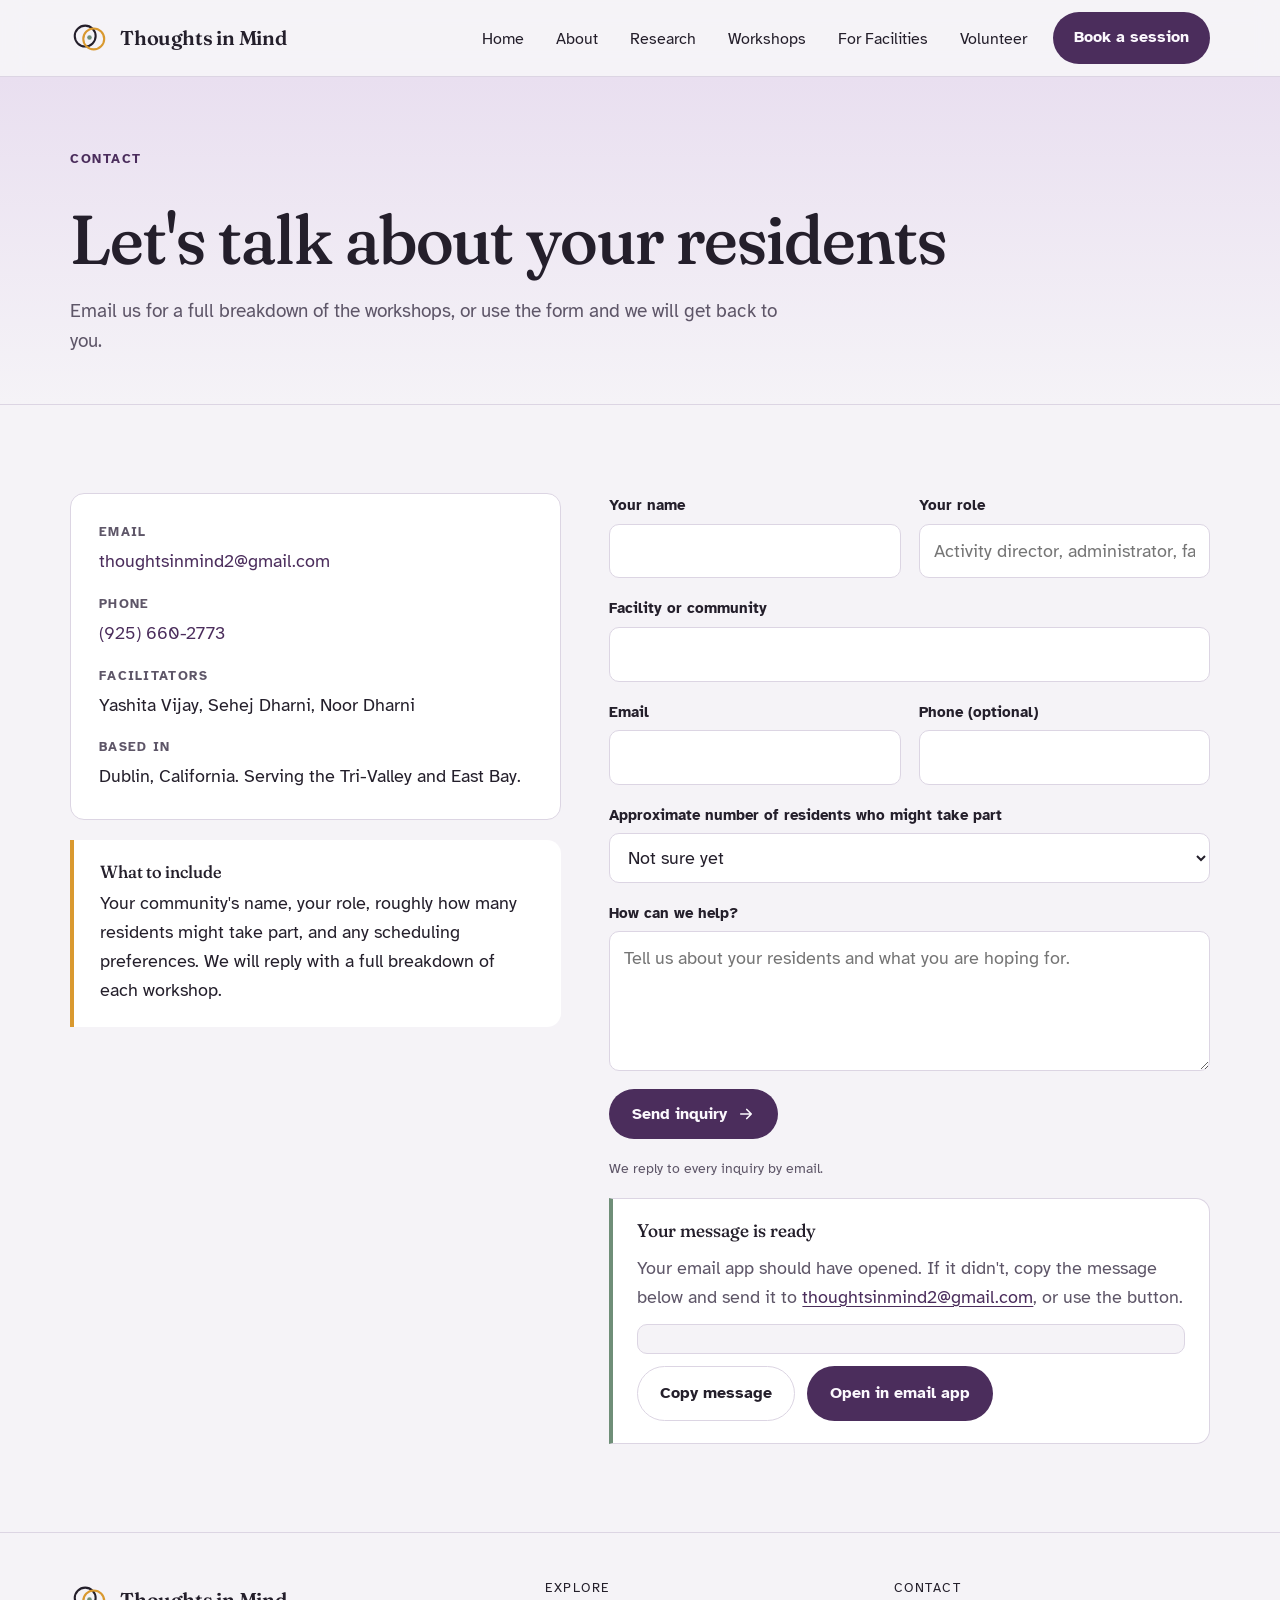
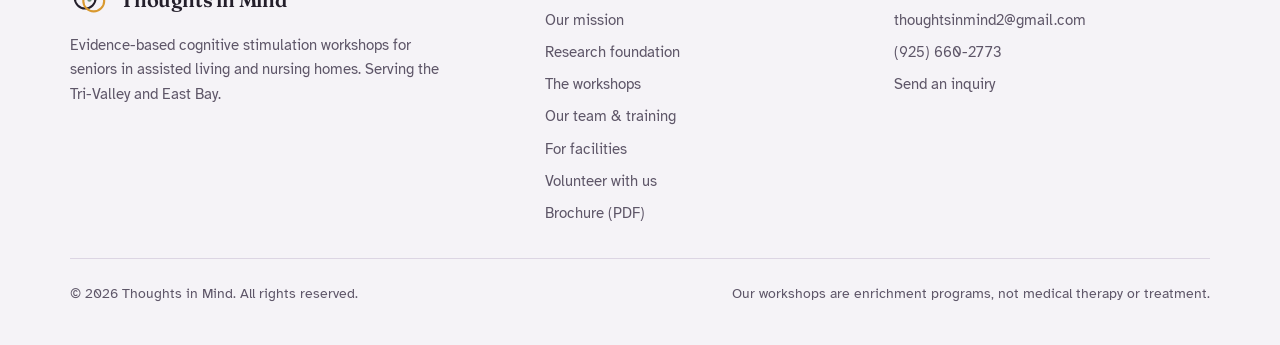
<file: contact.html>
<!doctype html>
<html lang="en">
<head>
<meta charset="utf-8">
<meta name="viewport" content="width=device-width, initial-scale=1">
<title>Contact | Thoughts in Mind</title><meta name="description" content="Contact Thoughts in Mind to bring cognitive stimulation workshops to your assisted living or nursing home community."><meta property="og:type" content="website"><meta property="og:site_name" content="Thoughts in Mind"><meta property="og:title" content="Contact | Thoughts in Mind"><meta property="og:description" content="Contact Thoughts in Mind to bring cognitive stimulation workshops to your assisted living or nursing home community."><meta property="og:url" content="https://thoughtsinmind.org/contact.html"><meta property="og:image" content="https://thoughtsinmind.org/images/og.png"><meta property="og:image:width" content="1200"><meta property="og:image:height" content="630"><meta name="twitter:card" content="summary_large_image"><meta name="twitter:title" content="Contact | Thoughts in Mind"><meta name="twitter:description" content="Contact Thoughts in Mind to bring cognitive stimulation workshops to your assisted living or nursing home community."><meta name="twitter:image" content="https://thoughtsinmind.org/images/og.png"><link rel="canonical" href="https://thoughtsinmind.org/contact.html"><link rel="preconnect" href="https://fonts.googleapis.com"><link rel="preconnect" href="https://fonts.gstatic.com" crossorigin><link rel="stylesheet" href="https://fonts.googleapis.com/css2?family=Fraunces:ital,opsz,wght@0,9..144,300..700;1,9..144,300..700&family=Atkinson+Hyperlegible:ital,wght@0,400;0,700;1,400&display=swap"><link rel="stylesheet" href="styles.css">
</head>
<body>
<a class="skip" href="#main">Skip to content</a>
<header class="nav"><div class="wrap">
  <a class="brand" href="index.html"><svg viewBox="0 0 40 40" aria-hidden="true"><circle cx="16" cy="18" r="11" fill="none" stroke="currentColor" stroke-width="2.2"/><circle cx="25" cy="21" r="11" fill="none" stroke="var(--marigold)" stroke-width="2.2"/><circle cx="20.5" cy="19.5" r="2.4" fill="var(--sage)"/></svg><span>Thoughts in Mind</span></a>
  <button class="menu-btn" aria-expanded="false" aria-controls="nav-links" aria-label="Open menu"><svg viewBox="0 0 24 24" fill="none" stroke="currentColor" stroke-width="2" stroke-linecap="round"><path d="M4 7h16M4 12h16M4 17h16"/></svg></button>
  <nav aria-label="Primary"><ul class="nav-links" id="nav-links"><li><a href="index.html">Home</a></li><li><a href="about.html">About</a></li><li><a href="research.html">Research</a></li><li><a href="workshops.html">Workshops</a></li><li><a href="facilities.html">For Facilities</a></li><li><a href="volunteer.html">Volunteer</a></li><li class="nav-cta"><a class="btn btn-primary" href="contact.html" aria-current="page">Book a session</a></li></ul></nav>
</div></header>
<main id="main">

<section class="page-head"><div class="wrap"><p class="eyebrow">Contact</p><h1>Let's talk about your residents</h1><p class="lede">Email us for a full breakdown of the workshops, or use the form and we will get back to you.</p></div></section>

<section><div class="wrap contact-grid">
  <div class="stack">
    <div class="contact-card">
      <div class="line"><span>Email</span><a href="mailto:thoughtsinmind2@gmail.com">thoughtsinmind2@gmail.com</a></div>
      <div class="line"><span>Phone</span><a href="tel:+19256602773">(925) 660-2773</a></div>
      <div class="line"><span>Facilitators</span><p>Yashita Vijay, Sehej Dharni, Noor Dharni</p></div>
      <div class="line"><span>Based in</span><p>Dublin, California. Serving the Tri-Valley and East Bay.</p></div>
    </div>
    <div class="callout"><h3>What to include</h3><p>Your community's name, your role, roughly how many residents might take part, and any scheduling preferences. We will reply with a full breakdown of each workshop.</p></div>
  </div>
  <form id="inquiry" data-mail data-subject="Workshop inquiry from {facility}" data-endpoint="" data-key="">
    <div class="two">
      <div class="field"><label for="name">Your name</label><input id="name" name="name" required autocomplete="name"></div>
      <div class="field"><label for="role">Your role</label><input id="role" name="role" placeholder="Activity director, administrator, family member…"></div>
    </div>
    <div class="field"><label for="facility">Facility or community</label><input id="facility" name="facility" autocomplete="organization"></div>
    <div class="two">
      <div class="field"><label for="email">Email</label><input id="email" name="email" type="email" required autocomplete="email"></div>
      <div class="field"><label for="phone">Phone (optional)</label><input id="phone" name="phone" type="tel" autocomplete="tel"></div>
    </div>
    <div class="field"><label for="residents">Approximate number of residents who might take part</label><select id="residents" name="residents"><option value="">Not sure yet</option><option>Fewer than 6</option><option>6 to 12</option><option>13 to 20</option><option>More than 20</option></select></div>
    <div class="field"><label for="message">How can we help?</label><textarea id="message" name="message" placeholder="Tell us about your residents and what you are hoping for."></textarea></div>
    <div><button class="btn btn-primary" type="submit">Send inquiry <svg viewBox="0 0 24 24" fill="none" stroke="currentColor" stroke-width="2.2" stroke-linecap="round" stroke-linejoin="round" aria-hidden="true"><path d="M5 12h14M13 6l6 6-6 6"/></svg></button></div>
    <p class="form-note form-status" role="status">We reply to every inquiry by email.</p>
    <div class="sent-panel" hidden>
      <h3>Your message is ready</h3>
      <p class="muted">Your email app should have opened. If it didn't, copy the message below and send it to <a href="mailto:thoughtsinmind2@gmail.com">thoughtsinmind2@gmail.com</a>, or use the button.</p>
      <pre class="sent-text"></pre>
      <div class="hero-actions"><button type="button" class="btn btn-ghost copy-btn">Copy message</button><a class="btn btn-primary mail-link" href="#">Open in email app</a></div>
    </div>
    </div>
  </form>
</div></section>

</main>
<footer><div class="wrap">
  <div><a class="brand" href="index.html"><svg viewBox="0 0 40 40" aria-hidden="true"><circle cx="16" cy="18" r="11" fill="none" stroke="currentColor" stroke-width="2.2"/><circle cx="25" cy="21" r="11" fill="none" stroke="var(--marigold)" stroke-width="2.2"/><circle cx="20.5" cy="19.5" r="2.4" fill="var(--sage)"/></svg><span>Thoughts in Mind</span></a>
    <p style="margin-top:14px;max-width:38ch">Evidence-based cognitive stimulation workshops for seniors in assisted living and nursing homes. Serving the Tri-Valley and East Bay.</p></div>
  <div><h4>Explore</h4><ul><li><a href="about.html">Our mission</a></li><li><a href="research.html">Research foundation</a></li><li><a href="workshops.html">The workshops</a></li><li><a href="about.html#team">Our team &amp; training</a></li><li><a href="facilities.html">For facilities</a></li><li><a href="volunteer.html">Volunteer with us</a></li><li><a href="Thoughts-in-Mind-Brochure.pdf" download>Brochure (PDF)</a></li></ul></div>
  <div><h4>Contact</h4><ul><li><a href="mailto:thoughtsinmind2@gmail.com">thoughtsinmind2@gmail.com</a></li><li><a href="tel:+19256602773">(925) 660-2773</a></li><li><a href="contact.html">Send an inquiry</a></li></ul></div>
  <div class="foot-note"><span>&copy; <span id="year">2026</span> Thoughts in Mind. All rights reserved.</span><span>Our workshops are enrichment programs, not medical therapy or treatment.</span></div>
</div></footer>
<script src="site.js"></script>
</body>
</html>
</file>
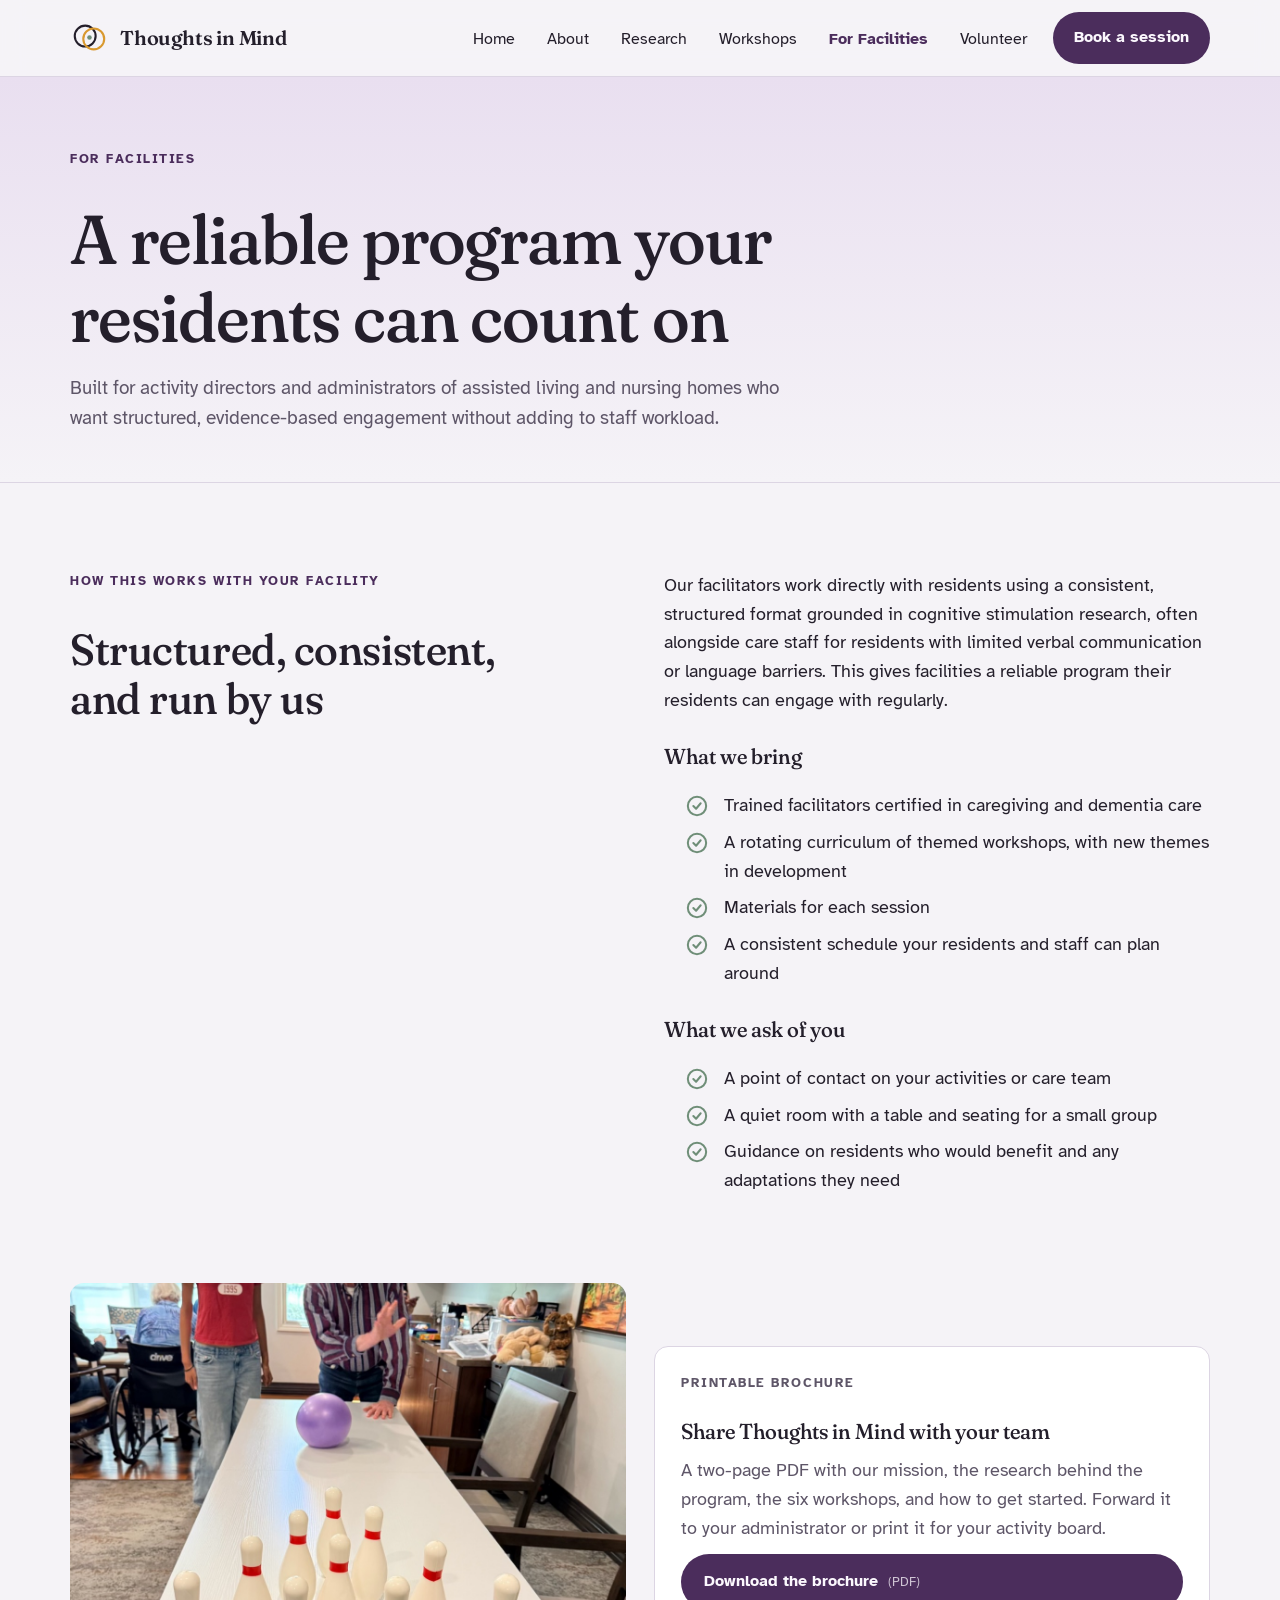
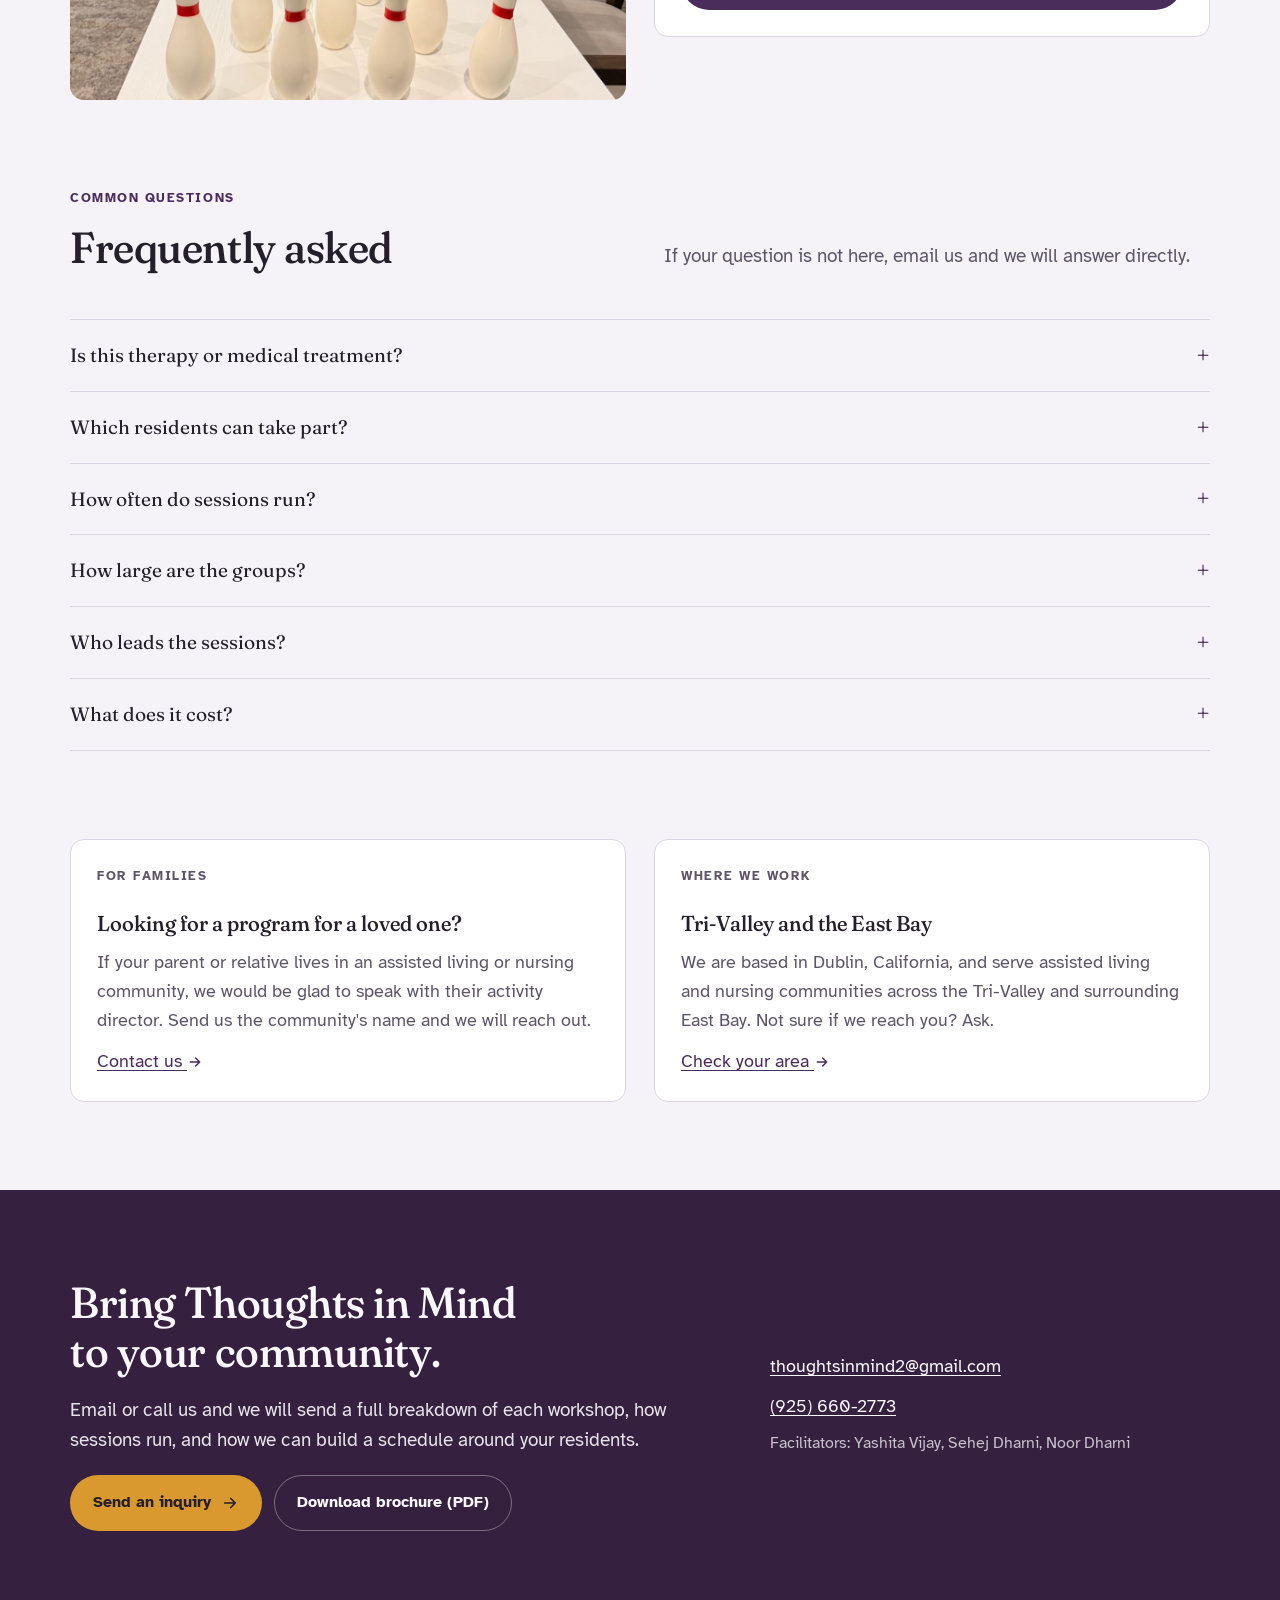
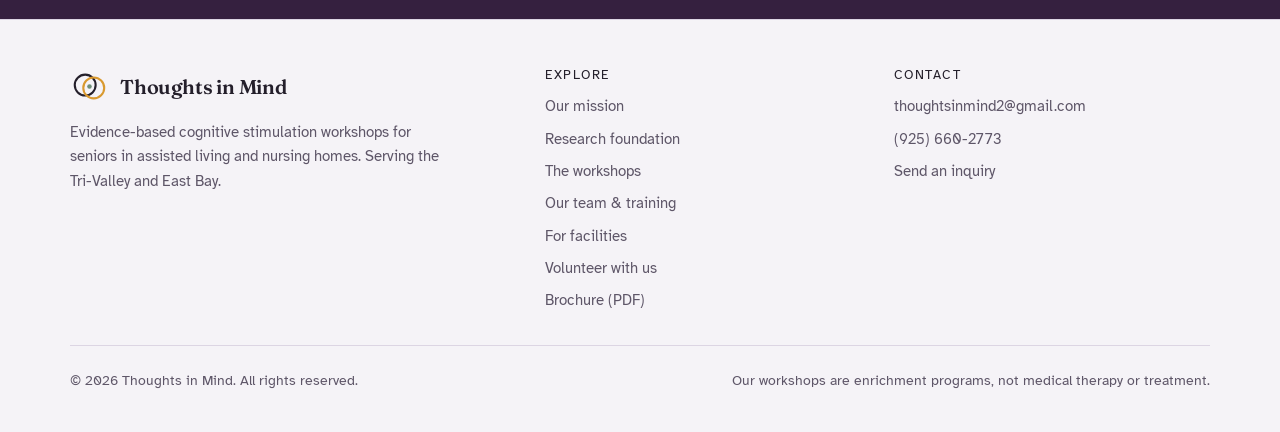
<file: facilities.html>
<!doctype html>
<html lang="en">
<head>
<meta charset="utf-8">
<meta name="viewport" content="width=device-width, initial-scale=1">
<title>For Facilities | Thoughts in Mind</title><meta name="description" content="How Thoughts in Mind cognitive stimulation workshops work with assisted living and nursing home communities."><meta property="og:type" content="website"><meta property="og:site_name" content="Thoughts in Mind"><meta property="og:title" content="For Facilities | Thoughts in Mind"><meta property="og:description" content="How Thoughts in Mind cognitive stimulation workshops work with assisted living and nursing home communities."><meta property="og:url" content="https://thoughtsinmind.org/facilities.html"><meta property="og:image" content="https://thoughtsinmind.org/images/og.png"><meta property="og:image:width" content="1200"><meta property="og:image:height" content="630"><meta name="twitter:card" content="summary_large_image"><meta name="twitter:title" content="For Facilities | Thoughts in Mind"><meta name="twitter:description" content="How Thoughts in Mind cognitive stimulation workshops work with assisted living and nursing home communities."><meta name="twitter:image" content="https://thoughtsinmind.org/images/og.png"><link rel="canonical" href="https://thoughtsinmind.org/facilities.html"><link rel="preconnect" href="https://fonts.googleapis.com"><link rel="preconnect" href="https://fonts.gstatic.com" crossorigin><link rel="stylesheet" href="https://fonts.googleapis.com/css2?family=Fraunces:ital,opsz,wght@0,9..144,300..700;1,9..144,300..700&family=Atkinson+Hyperlegible:ital,wght@0,400;0,700;1,400&display=swap"><link rel="stylesheet" href="styles.css">
</head>
<body>
<a class="skip" href="#main">Skip to content</a>
<header class="nav"><div class="wrap">
  <a class="brand" href="index.html"><svg viewBox="0 0 40 40" aria-hidden="true"><circle cx="16" cy="18" r="11" fill="none" stroke="currentColor" stroke-width="2.2"/><circle cx="25" cy="21" r="11" fill="none" stroke="var(--marigold)" stroke-width="2.2"/><circle cx="20.5" cy="19.5" r="2.4" fill="var(--sage)"/></svg><span>Thoughts in Mind</span></a>
  <button class="menu-btn" aria-expanded="false" aria-controls="nav-links" aria-label="Open menu"><svg viewBox="0 0 24 24" fill="none" stroke="currentColor" stroke-width="2" stroke-linecap="round"><path d="M4 7h16M4 12h16M4 17h16"/></svg></button>
  <nav aria-label="Primary"><ul class="nav-links" id="nav-links"><li><a href="index.html">Home</a></li><li><a href="about.html">About</a></li><li><a href="research.html">Research</a></li><li><a href="workshops.html">Workshops</a></li><li><a href="facilities.html" aria-current="page">For Facilities</a></li><li><a href="volunteer.html">Volunteer</a></li><li class="nav-cta"><a class="btn btn-primary" href="contact.html">Book a session</a></li></ul></nav>
</div></header>
<main id="main">

<section class="page-head"><div class="wrap"><p class="eyebrow">For facilities</p><h1>A reliable program your residents can count on</h1><p class="lede">Built for activity directors and administrators of assisted living and nursing homes who want structured, evidence-based engagement without adding to staff workload.</p></div></section>

<section><div class="wrap split">
  <div class="sticky stack"><p class="eyebrow">How this works with your facility</p><h2>Structured, consistent, and run by us</h2></div>
  <div class="prose">
    <p>Our facilitators work directly with residents using a consistent, structured format grounded in cognitive stimulation research, often alongside care staff for residents with limited verbal communication or language barriers. This gives facilities a reliable program their residents can engage with regularly.</p>
    <h3>What we bring</h3>
    <ul class="check">
      <li><svg viewBox="0 0 24 24" fill="none" stroke="currentColor" stroke-width="2.2" stroke-linecap="round" stroke-linejoin="round" aria-hidden="true"><circle cx="12" cy="12" r="10"/><path d="m8 12 3 3 5-6"/></svg><span>Trained facilitators certified in caregiving and dementia care</span></li>
      <li><svg viewBox="0 0 24 24" fill="none" stroke="currentColor" stroke-width="2.2" stroke-linecap="round" stroke-linejoin="round" aria-hidden="true"><circle cx="12" cy="12" r="10"/><path d="m8 12 3 3 5-6"/></svg><span>A rotating curriculum of themed workshops, with new themes in development</span></li>
      <li><svg viewBox="0 0 24 24" fill="none" stroke="currentColor" stroke-width="2.2" stroke-linecap="round" stroke-linejoin="round" aria-hidden="true"><circle cx="12" cy="12" r="10"/><path d="m8 12 3 3 5-6"/></svg><span>Materials for each session</span></li>
      <li><svg viewBox="0 0 24 24" fill="none" stroke="currentColor" stroke-width="2.2" stroke-linecap="round" stroke-linejoin="round" aria-hidden="true"><circle cx="12" cy="12" r="10"/><path d="m8 12 3 3 5-6"/></svg><span>A consistent schedule your residents and staff can plan around</span></li>
    </ul>
    <h3>What we ask of you</h3>
    <ul class="check">
      <li><svg viewBox="0 0 24 24" fill="none" stroke="currentColor" stroke-width="2.2" stroke-linecap="round" stroke-linejoin="round" aria-hidden="true"><circle cx="12" cy="12" r="10"/><path d="m8 12 3 3 5-6"/></svg><span>A point of contact on your activities or care team</span></li>
      <li><svg viewBox="0 0 24 24" fill="none" stroke="currentColor" stroke-width="2.2" stroke-linecap="round" stroke-linejoin="round" aria-hidden="true"><circle cx="12" cy="12" r="10"/><path d="m8 12 3 3 5-6"/></svg><span>A quiet room with a table and seating for a small group</span></li>
      <li><svg viewBox="0 0 24 24" fill="none" stroke="currentColor" stroke-width="2.2" stroke-linecap="round" stroke-linejoin="round" aria-hidden="true"><circle cx="12" cy="12" r="10"/><path d="m8 12 3 3 5-6"/></svg><span>Guidance on residents who would benefit and any adaptations they need</span></li>
    </ul>
  </div>
</div></section>

<section style="padding-top:0"><div class="wrap grid-2" style="align-items:center">
  <figure class="split-photo" style="aspect-ratio:4/3"><img src="images/tabletop-bowling.jpg" alt="A resident playing tabletop bowling with a facilitator" loading="lazy"></figure>
  <div class="card"><p class="eyebrow">Printable brochure</p><h3>Share Thoughts in Mind with your team</h3><p>A two-page PDF with our mission, the research behind the program, the six workshops, and how to get started. Forward it to your administrator or print it for your activity board.</p><a class="btn btn-primary dl" href="Thoughts-in-Mind-Brochure.pdf" download>Download the brochure <small>(PDF)</small></a></div>
</div></section>

<section style="padding-top:0"><div class="wrap">
  <div class="sec-head"><div><p class="eyebrow">Common questions</p><h2>Frequently asked</h2></div><p class="lede">If your question is not here, email us and we will answer directly.</p></div>
  <div class="faq">
    <details><summary>Is this therapy or medical treatment?</summary><p class="a">No. Our workshops are evidence-based cognitive stimulation designed for prevention and enrichment. They complement, and never replace, the medical and clinical care your residents already receive.</p></details>
    <details><summary>Which residents can take part?</summary><p class="a">Workshops are designed for older adults, including those living with mild to moderate memory loss. Residents do not need a diagnosis to participate. We adapt activities so participation does not depend on speech alone, and we often work alongside care staff for residents with limited verbal communication or language barriers.</p></details>
    <details><summary>How often do sessions run?</summary><p class="a">Research shows a consistent schedule produces stronger outcomes than occasional sessions, so we build a regular cadence with each facility rather than one-off visits. We will agree on a rhythm that fits your calendar.</p></details>
    <details><summary>How large are the groups?</summary><p class="a">Small enough that every resident is greeted by name and has a turn to speak. We will recommend a group size based on your residents' needs and the room available.</p></details>
    <details><summary>Who leads the sessions?</summary><p class="a">Our own trained facilitators lead every session. Each has completed Introduction to Caregiving and Dementia Care and Management training, and our lead facilitator is a Certified Nursing Assistant.</p></details>
    <details><summary>What does it cost?</summary><p class="a">Email us with a little about your community and we will get back to you with details and a full breakdown of the workshops.</p></details>
  </div>
</div></section>

<section style="padding-top:0"><div class="wrap grid-2">
  <div class="card"><p class="eyebrow">For families</p><h3>Looking for a program for a loved one?</h3><p>If your parent or relative lives in an assisted living or nursing community, we would be glad to speak with their activity director. Send us the community's name and we will reach out.</p><a href="contact.html">Contact us <svg style="width:16px;height:16px;display:inline;vertical-align:-3px" viewBox="0 0 24 24" fill="none" stroke="currentColor" stroke-width="2.2" stroke-linecap="round" stroke-linejoin="round" aria-hidden="true"><path d="M5 12h14M13 6l6 6-6 6"/></svg></a></div>
  <div class="card"><p class="eyebrow">Where we work</p><h3>Tri-Valley and the East Bay</h3><p>We are based in Dublin, California, and serve assisted living and nursing communities across the Tri-Valley and surrounding East Bay. Not sure if we reach you? Ask.</p><a href="contact.html">Check your area <svg style="width:16px;height:16px;display:inline;vertical-align:-3px" viewBox="0 0 24 24" fill="none" stroke="currentColor" stroke-width="2.2" stroke-linecap="round" stroke-linejoin="round" aria-hidden="true"><path d="M5 12h14M13 6l6 6-6 6"/></svg></a></div>
</div></section>

<section class="cta"><div class="wrap">
  <div class="stack"><h2>Bring Thoughts in Mind to your community.</h2><p class="lede" style="color:inherit;opacity:.9">Email or call us and we will send a full breakdown of each workshop, how sessions run, and how we can build a schedule around your residents.</p>
    <div class="hero-actions"><a class="btn btn-gold" href="contact.html">Send an inquiry <svg viewBox="0 0 24 24" fill="none" stroke="currentColor" stroke-width="2.2" stroke-linecap="round" stroke-linejoin="round" aria-hidden="true"><path d="M5 12h14M13 6l6 6-6 6"/></svg></a><a class="btn btn-ghost" style="color:inherit;border-color:rgba(255,255,255,.35)" href="Thoughts-in-Mind-Brochure.pdf" download>Download brochure (PDF)</a></div></div>
  <div class="contact-lines"><a href="mailto:thoughtsinmind2@gmail.com">thoughtsinmind2@gmail.com</a><a href="tel:+19256602773">(925) 660-2773</a><span class="muted" style="color:inherit;opacity:.75;font-size:1rem">Facilitators: Yashita Vijay, Sehej Dharni, Noor Dharni</span></div>
</div></section>

</main>
<footer><div class="wrap">
  <div><a class="brand" href="index.html"><svg viewBox="0 0 40 40" aria-hidden="true"><circle cx="16" cy="18" r="11" fill="none" stroke="currentColor" stroke-width="2.2"/><circle cx="25" cy="21" r="11" fill="none" stroke="var(--marigold)" stroke-width="2.2"/><circle cx="20.5" cy="19.5" r="2.4" fill="var(--sage)"/></svg><span>Thoughts in Mind</span></a>
    <p style="margin-top:14px;max-width:38ch">Evidence-based cognitive stimulation workshops for seniors in assisted living and nursing homes. Serving the Tri-Valley and East Bay.</p></div>
  <div><h4>Explore</h4><ul><li><a href="about.html">Our mission</a></li><li><a href="research.html">Research foundation</a></li><li><a href="workshops.html">The workshops</a></li><li><a href="about.html#team">Our team &amp; training</a></li><li><a href="facilities.html">For facilities</a></li><li><a href="volunteer.html">Volunteer with us</a></li><li><a href="Thoughts-in-Mind-Brochure.pdf" download>Brochure (PDF)</a></li></ul></div>
  <div><h4>Contact</h4><ul><li><a href="mailto:thoughtsinmind2@gmail.com">thoughtsinmind2@gmail.com</a></li><li><a href="tel:+19256602773">(925) 660-2773</a></li><li><a href="contact.html">Send an inquiry</a></li></ul></div>
  <div class="foot-note"><span>&copy; <span id="year">2026</span> Thoughts in Mind. All rights reserved.</span><span>Our workshops are enrichment programs, not medical therapy or treatment.</span></div>
</div></footer>
<script src="site.js"></script>
</body>
</html>
</file>
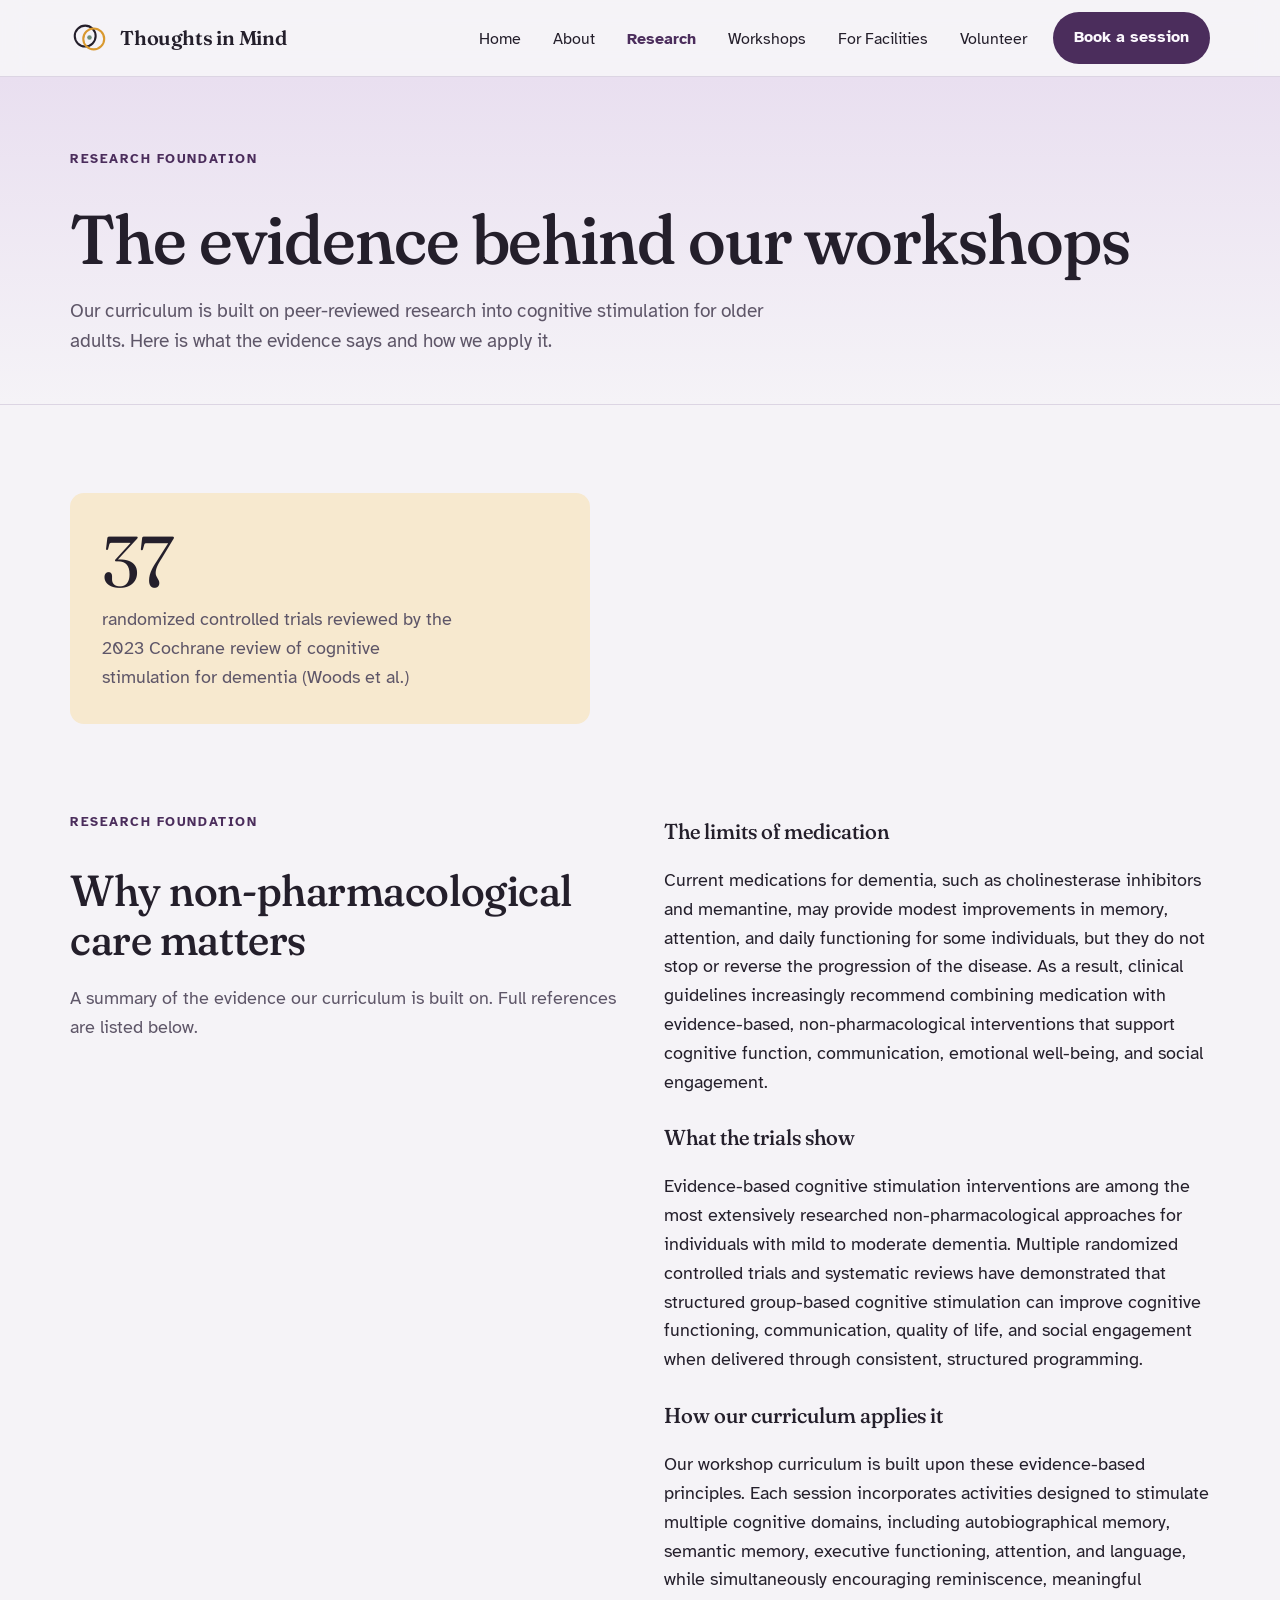
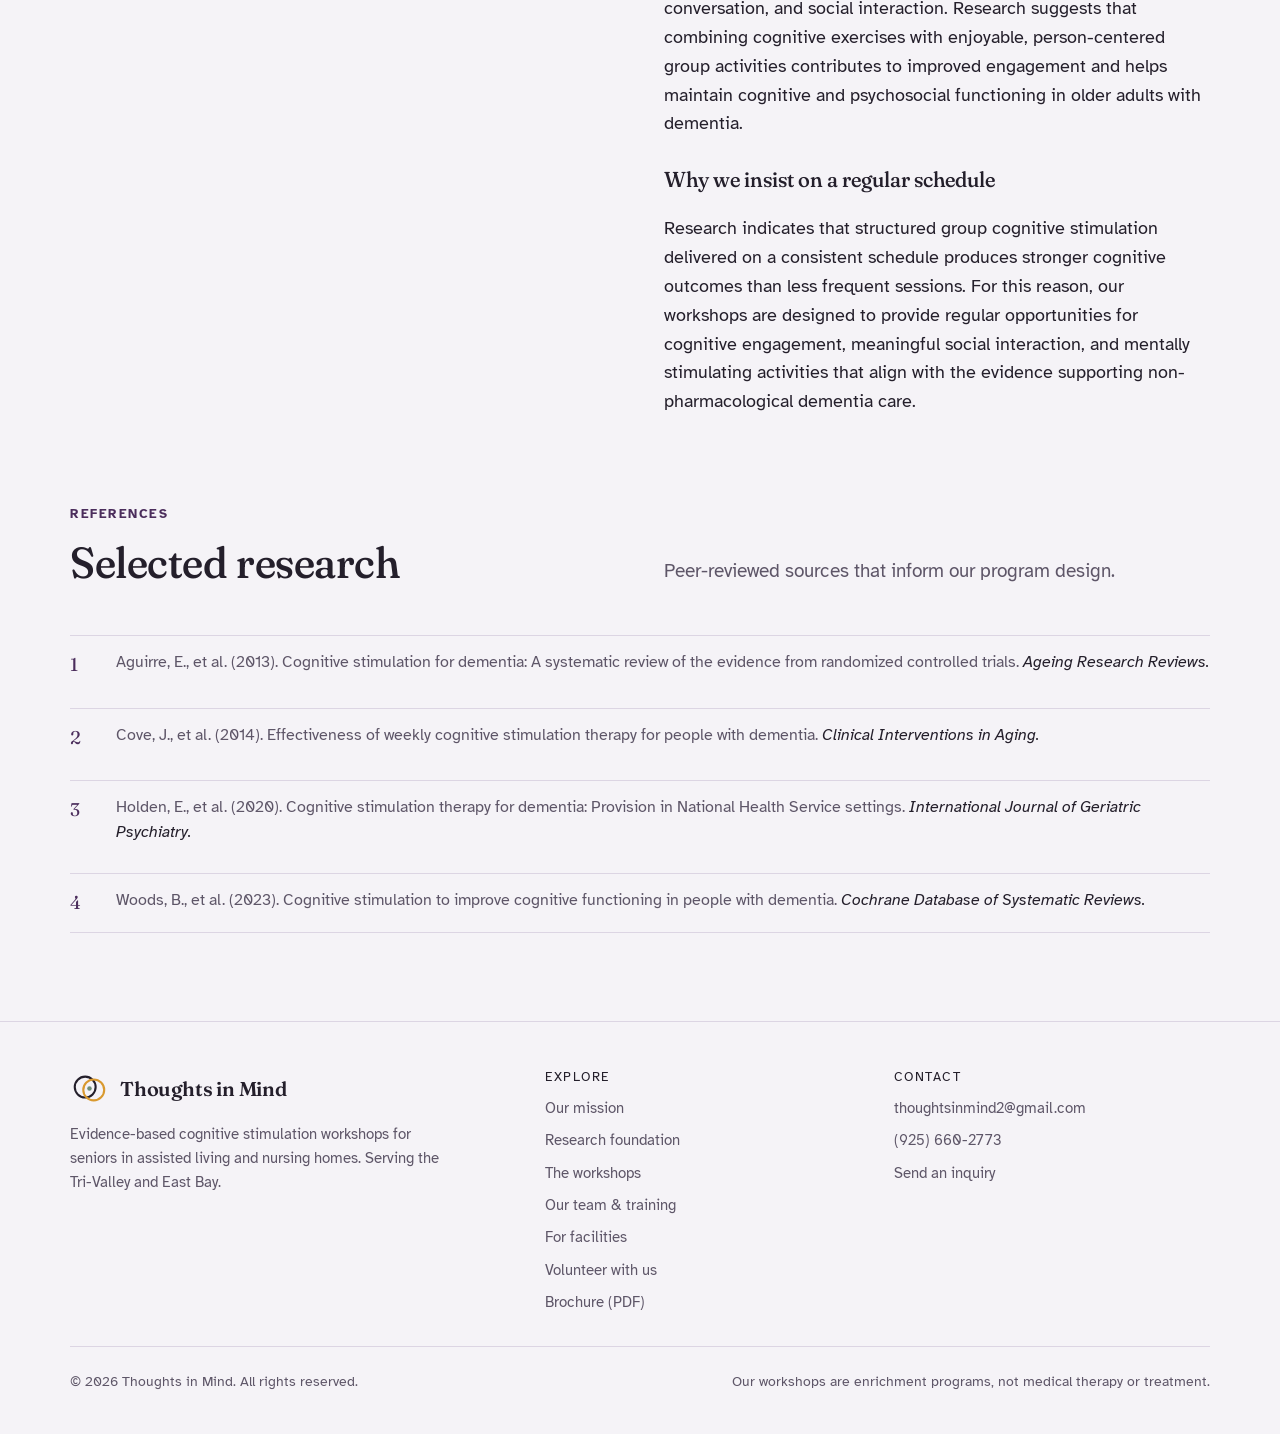
<file: research.html>
<!doctype html>
<html lang="en">
<head>
<meta charset="utf-8">
<meta name="viewport" content="width=device-width, initial-scale=1">
<title>Research | Thoughts in Mind</title><meta name="description" content="The research foundation behind Thoughts in Mind cognitive stimulation workshops, with references."><meta property="og:type" content="website"><meta property="og:site_name" content="Thoughts in Mind"><meta property="og:title" content="Research | Thoughts in Mind"><meta property="og:description" content="The research foundation behind Thoughts in Mind cognitive stimulation workshops, with references."><meta property="og:url" content="https://thoughtsinmind.org/research.html"><meta property="og:image" content="https://thoughtsinmind.org/images/og.png"><meta property="og:image:width" content="1200"><meta property="og:image:height" content="630"><meta name="twitter:card" content="summary_large_image"><meta name="twitter:title" content="Research | Thoughts in Mind"><meta name="twitter:description" content="The research foundation behind Thoughts in Mind cognitive stimulation workshops, with references."><meta name="twitter:image" content="https://thoughtsinmind.org/images/og.png"><link rel="canonical" href="https://thoughtsinmind.org/research.html"><link rel="preconnect" href="https://fonts.googleapis.com"><link rel="preconnect" href="https://fonts.gstatic.com" crossorigin><link rel="stylesheet" href="https://fonts.googleapis.com/css2?family=Fraunces:ital,opsz,wght@0,9..144,300..700;1,9..144,300..700&family=Atkinson+Hyperlegible:ital,wght@0,400;0,700;1,400&display=swap"><link rel="stylesheet" href="styles.css">
</head>
<body>
<a class="skip" href="#main">Skip to content</a>
<header class="nav"><div class="wrap">
  <a class="brand" href="index.html"><svg viewBox="0 0 40 40" aria-hidden="true"><circle cx="16" cy="18" r="11" fill="none" stroke="currentColor" stroke-width="2.2"/><circle cx="25" cy="21" r="11" fill="none" stroke="var(--marigold)" stroke-width="2.2"/><circle cx="20.5" cy="19.5" r="2.4" fill="var(--sage)"/></svg><span>Thoughts in Mind</span></a>
  <button class="menu-btn" aria-expanded="false" aria-controls="nav-links" aria-label="Open menu"><svg viewBox="0 0 24 24" fill="none" stroke="currentColor" stroke-width="2" stroke-linecap="round"><path d="M4 7h16M4 12h16M4 17h16"/></svg></button>
  <nav aria-label="Primary"><ul class="nav-links" id="nav-links"><li><a href="index.html">Home</a></li><li><a href="about.html">About</a></li><li><a href="research.html" aria-current="page">Research</a></li><li><a href="workshops.html">Workshops</a></li><li><a href="facilities.html">For Facilities</a></li><li><a href="volunteer.html">Volunteer</a></li><li class="nav-cta"><a class="btn btn-primary" href="contact.html">Book a session</a></li></ul></nav>
</div></header>
<main id="main">

<section class="page-head"><div class="wrap"><p class="eyebrow">Research foundation</p><h1>The evidence behind our workshops</h1><p class="lede">Our curriculum is built on peer-reviewed research into cognitive stimulation for older adults. Here is what the evidence says and how we apply it.</p></div></section>

<section><div class="wrap">
  <div class="stat" style="max-width:520px"><span class="big">37</span><span class="cap">randomized controlled trials reviewed by the 2023 Cochrane review of cognitive stimulation for dementia (Woods et al.)</span></div>
</div></section>

<section id="research" style="padding-top:0"><div class="wrap split">
  <div class="sticky stack"><p class="eyebrow">Research foundation</p><h2>Why non-pharmacological care matters</h2><p class="muted">A summary of the evidence our curriculum is built on. Full references are listed below.</p></div>
  <div class="prose">
    <h3>The limits of medication</h3>
    <p>Current medications for dementia, such as cholinesterase inhibitors and memantine, may provide modest improvements in memory, attention, and daily functioning for some individuals, but they do not stop or reverse the progression of the disease. As a result, clinical guidelines increasingly recommend combining medication with evidence-based, non-pharmacological interventions that support cognitive function, communication, emotional well-being, and social engagement.</p>
    <h3>What the trials show</h3>
    <p>Evidence-based cognitive stimulation interventions are among the most extensively researched non-pharmacological approaches for individuals with mild to moderate dementia. Multiple randomized controlled trials and systematic reviews have demonstrated that structured group-based cognitive stimulation can improve cognitive functioning, communication, quality of life, and social engagement when delivered through consistent, structured programming.</p>
    <h3>How our curriculum applies it</h3>
    <p>Our workshop curriculum is built upon these evidence-based principles. Each session incorporates activities designed to stimulate multiple cognitive domains, including autobiographical memory, semantic memory, executive functioning, attention, and language, while simultaneously encouraging reminiscence, meaningful conversation, and social interaction. Research suggests that combining cognitive exercises with enjoyable, person-centered group activities contributes to improved engagement and helps maintain cognitive and psychosocial functioning in older adults with dementia.</p>
    <h3>Why we insist on a regular schedule</h3>
    <p>Research indicates that structured group cognitive stimulation delivered on a consistent schedule produces stronger cognitive outcomes than less frequent sessions. For this reason, our workshops are designed to provide regular opportunities for cognitive engagement, meaningful social interaction, and mentally stimulating activities that align with the evidence supporting non-pharmacological dementia care.</p>
  </div>
</div></section>

<section style="padding-top:0"><div class="wrap">
  <div class="sec-head"><div><p class="eyebrow">References</p><h2>Selected research</h2></div><p class="lede">Peer-reviewed sources that inform our program design.</p></div>
  <ol class="refs">
    <li><span>Aguirre, E., et al. (2013). Cognitive stimulation for dementia: A systematic review of the evidence from randomized controlled trials. <em>Ageing Research Reviews.</em></span></li>
    <li><span>Cove, J., et al. (2014). Effectiveness of weekly cognitive stimulation therapy for people with dementia. <em>Clinical Interventions in Aging.</em></span></li>
    <li><span>Holden, E., et al. (2020). Cognitive stimulation therapy for dementia: Provision in National Health Service settings. <em>International Journal of Geriatric Psychiatry.</em></span></li>
    <li><span>Woods, B., et al. (2023). Cognitive stimulation to improve cognitive functioning in people with dementia. <em>Cochrane Database of Systematic Reviews.</em></span></li>
  </ol>
</div></section>


</main>
<footer><div class="wrap">
  <div><a class="brand" href="index.html"><svg viewBox="0 0 40 40" aria-hidden="true"><circle cx="16" cy="18" r="11" fill="none" stroke="currentColor" stroke-width="2.2"/><circle cx="25" cy="21" r="11" fill="none" stroke="var(--marigold)" stroke-width="2.2"/><circle cx="20.5" cy="19.5" r="2.4" fill="var(--sage)"/></svg><span>Thoughts in Mind</span></a>
    <p style="margin-top:14px;max-width:38ch">Evidence-based cognitive stimulation workshops for seniors in assisted living and nursing homes. Serving the Tri-Valley and East Bay.</p></div>
  <div><h4>Explore</h4><ul><li><a href="about.html">Our mission</a></li><li><a href="research.html">Research foundation</a></li><li><a href="workshops.html">The workshops</a></li><li><a href="about.html#team">Our team &amp; training</a></li><li><a href="facilities.html">For facilities</a></li><li><a href="volunteer.html">Volunteer with us</a></li><li><a href="Thoughts-in-Mind-Brochure.pdf" download>Brochure (PDF)</a></li></ul></div>
  <div><h4>Contact</h4><ul><li><a href="mailto:thoughtsinmind2@gmail.com">thoughtsinmind2@gmail.com</a></li><li><a href="tel:+19256602773">(925) 660-2773</a></li><li><a href="contact.html">Send an inquiry</a></li></ul></div>
  <div class="foot-note"><span>&copy; <span id="year">2026</span> Thoughts in Mind. All rights reserved.</span><span>Our workshops are enrichment programs, not medical therapy or treatment.</span></div>
</div></footer>
<script src="site.js"></script>
</body>
</html>
</file>
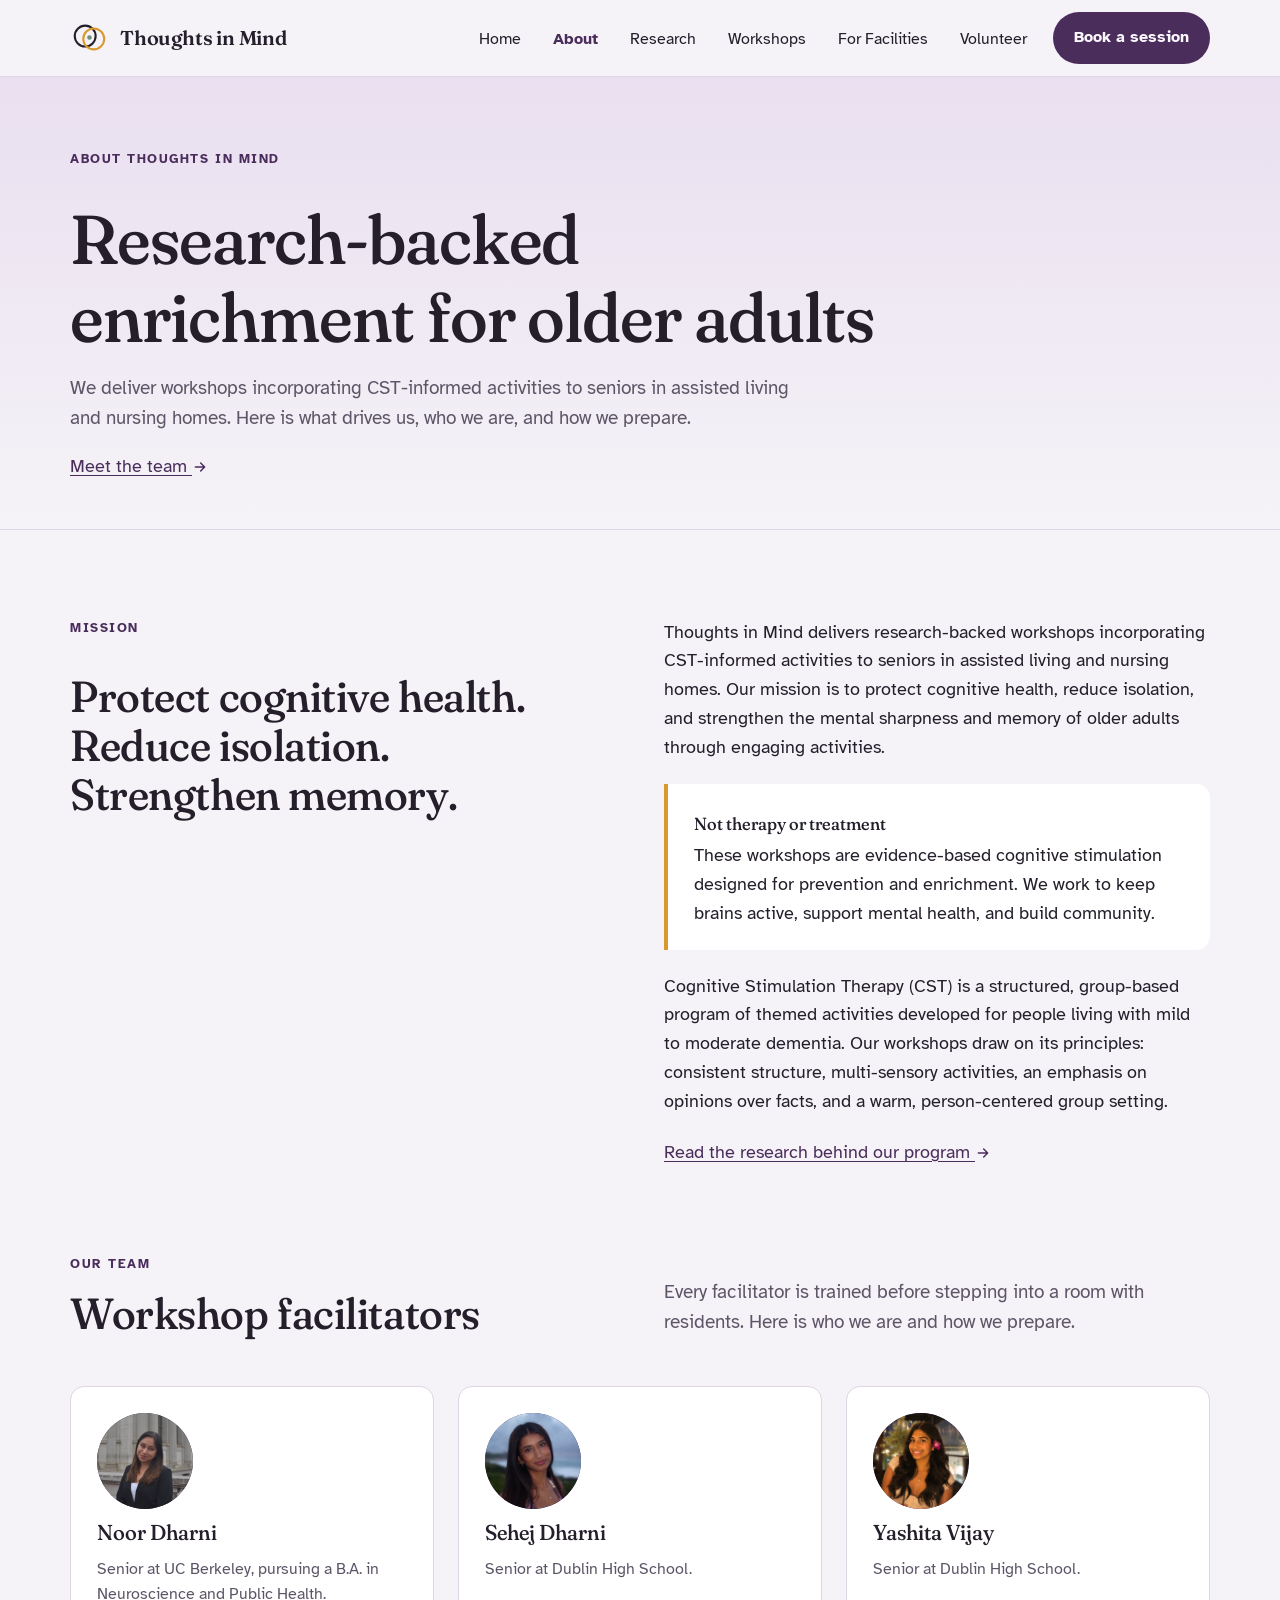
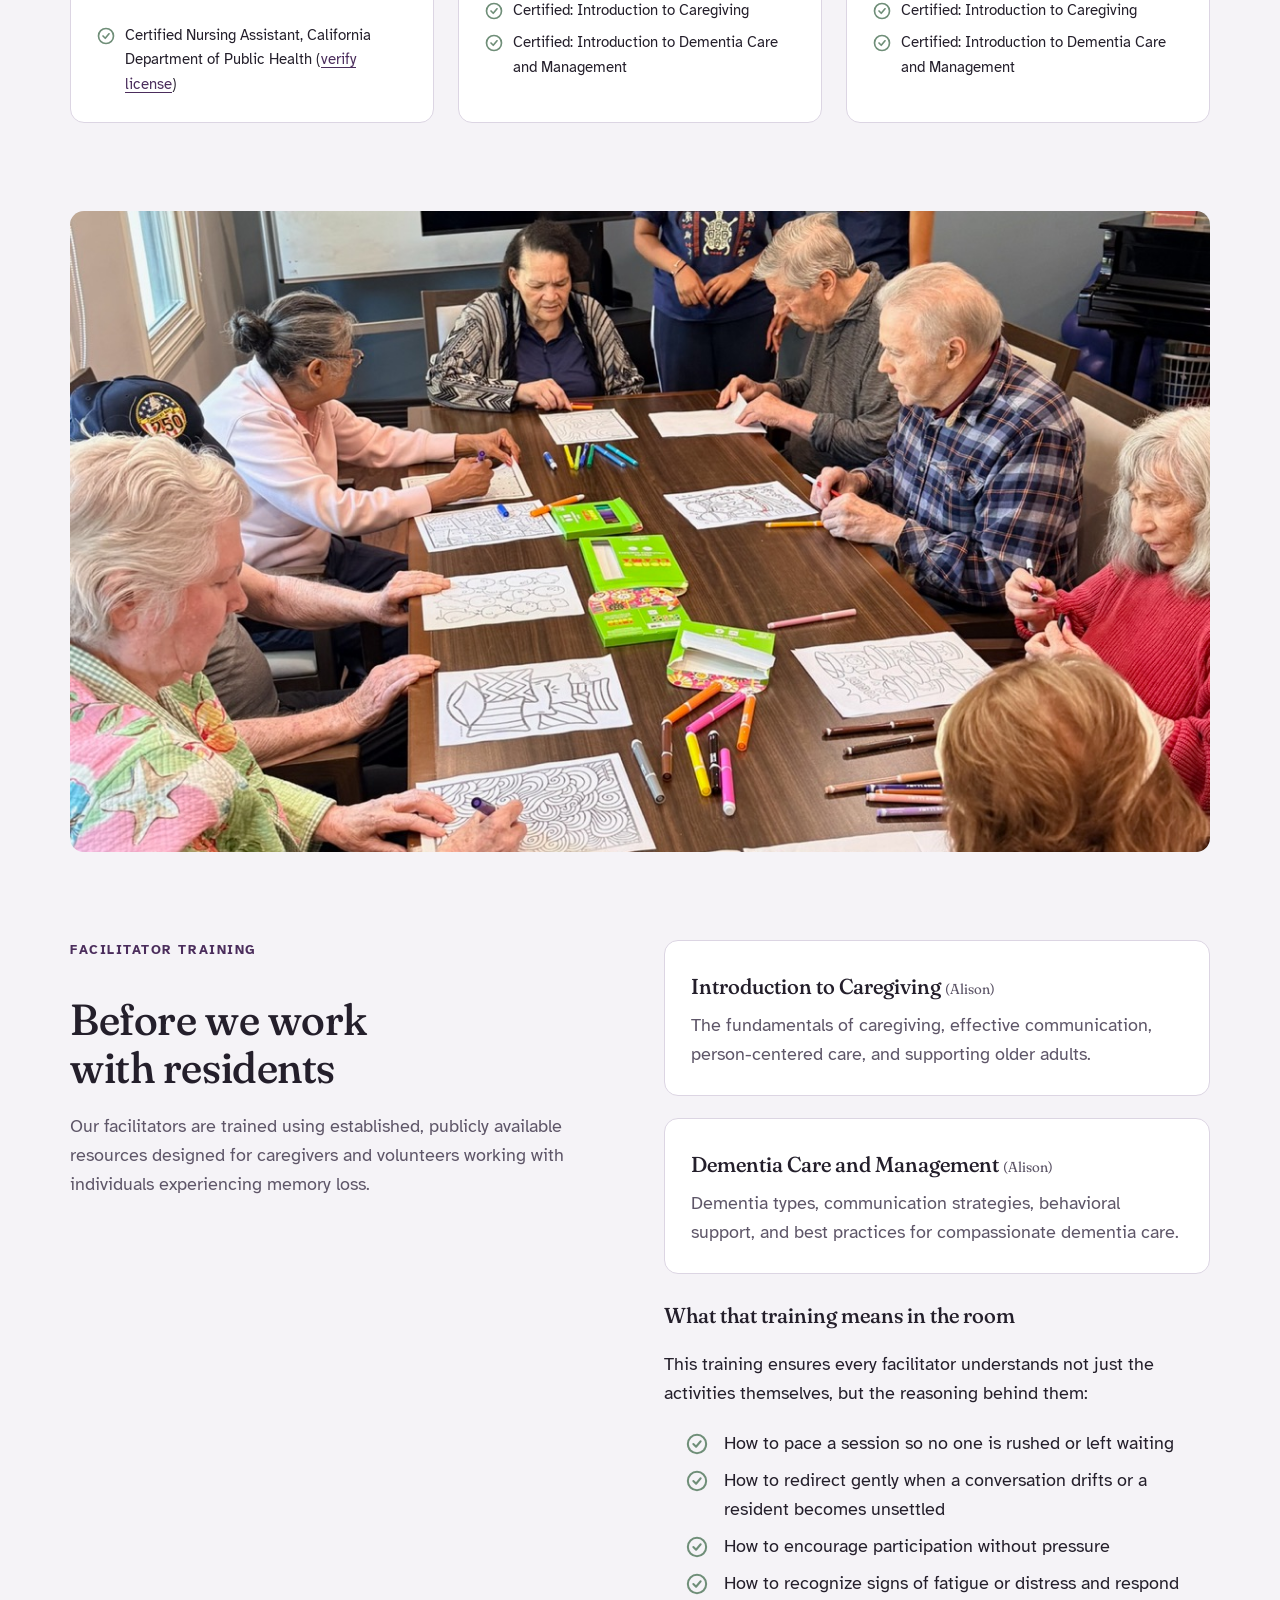
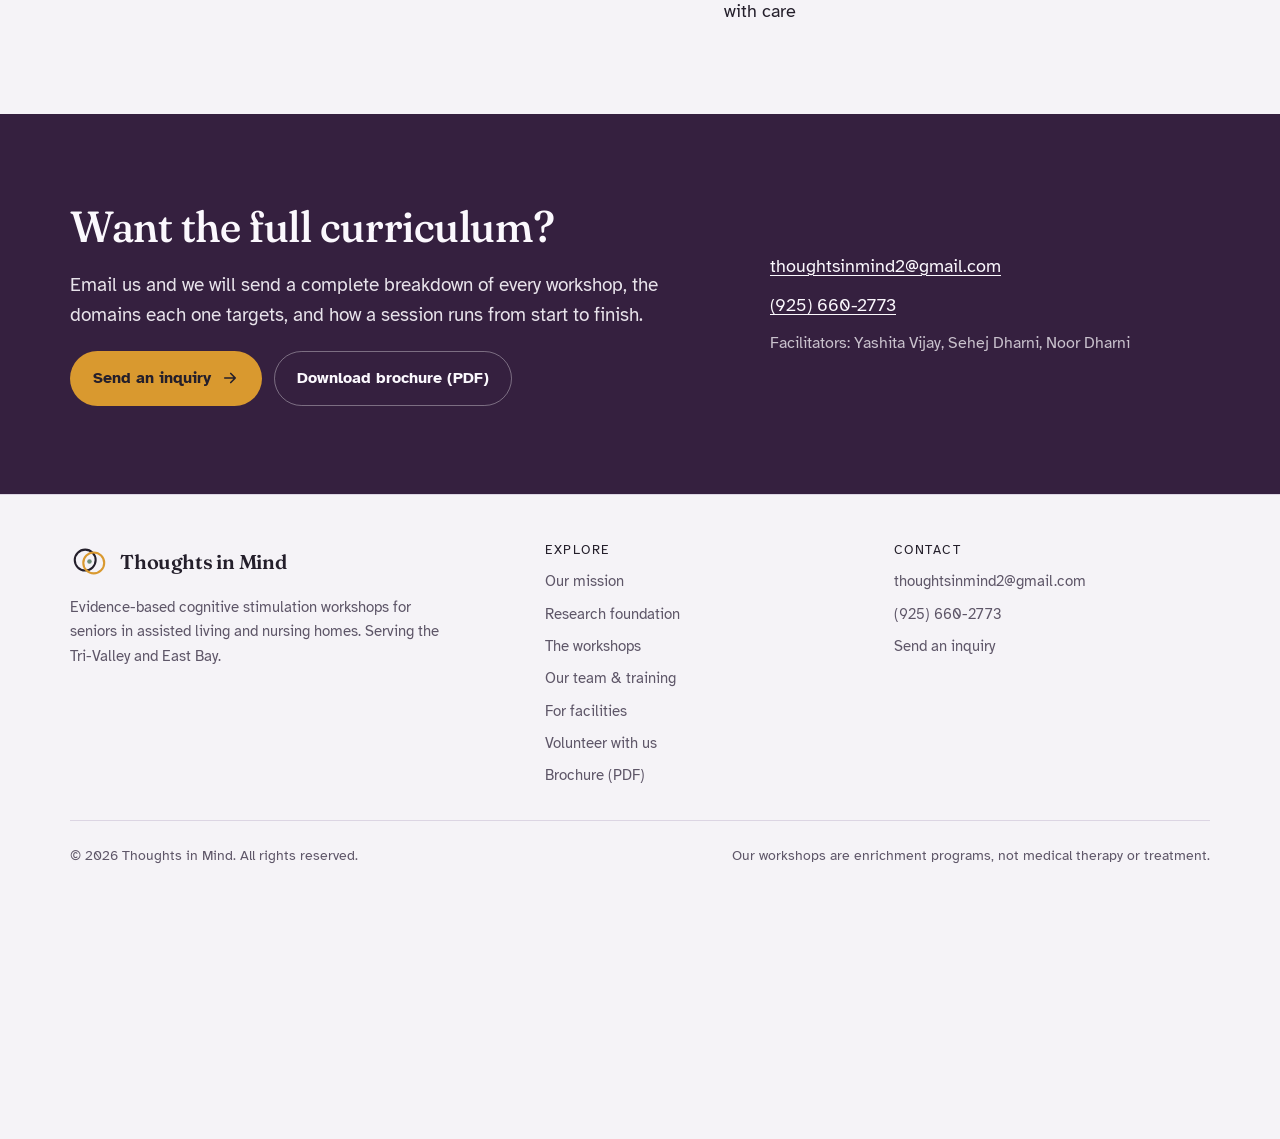
<file: team.html>
<!doctype html>
<html lang="en"><head><meta charset="utf-8"><title>Our Team | Thoughts in Mind</title><meta http-equiv="refresh" content="0; url=about.html#team"><link rel="canonical" href="about.html#team"></head><body><p>Our team has moved. <a href="about.html#team">Continue to About</a>.</p></body></html>
</file>
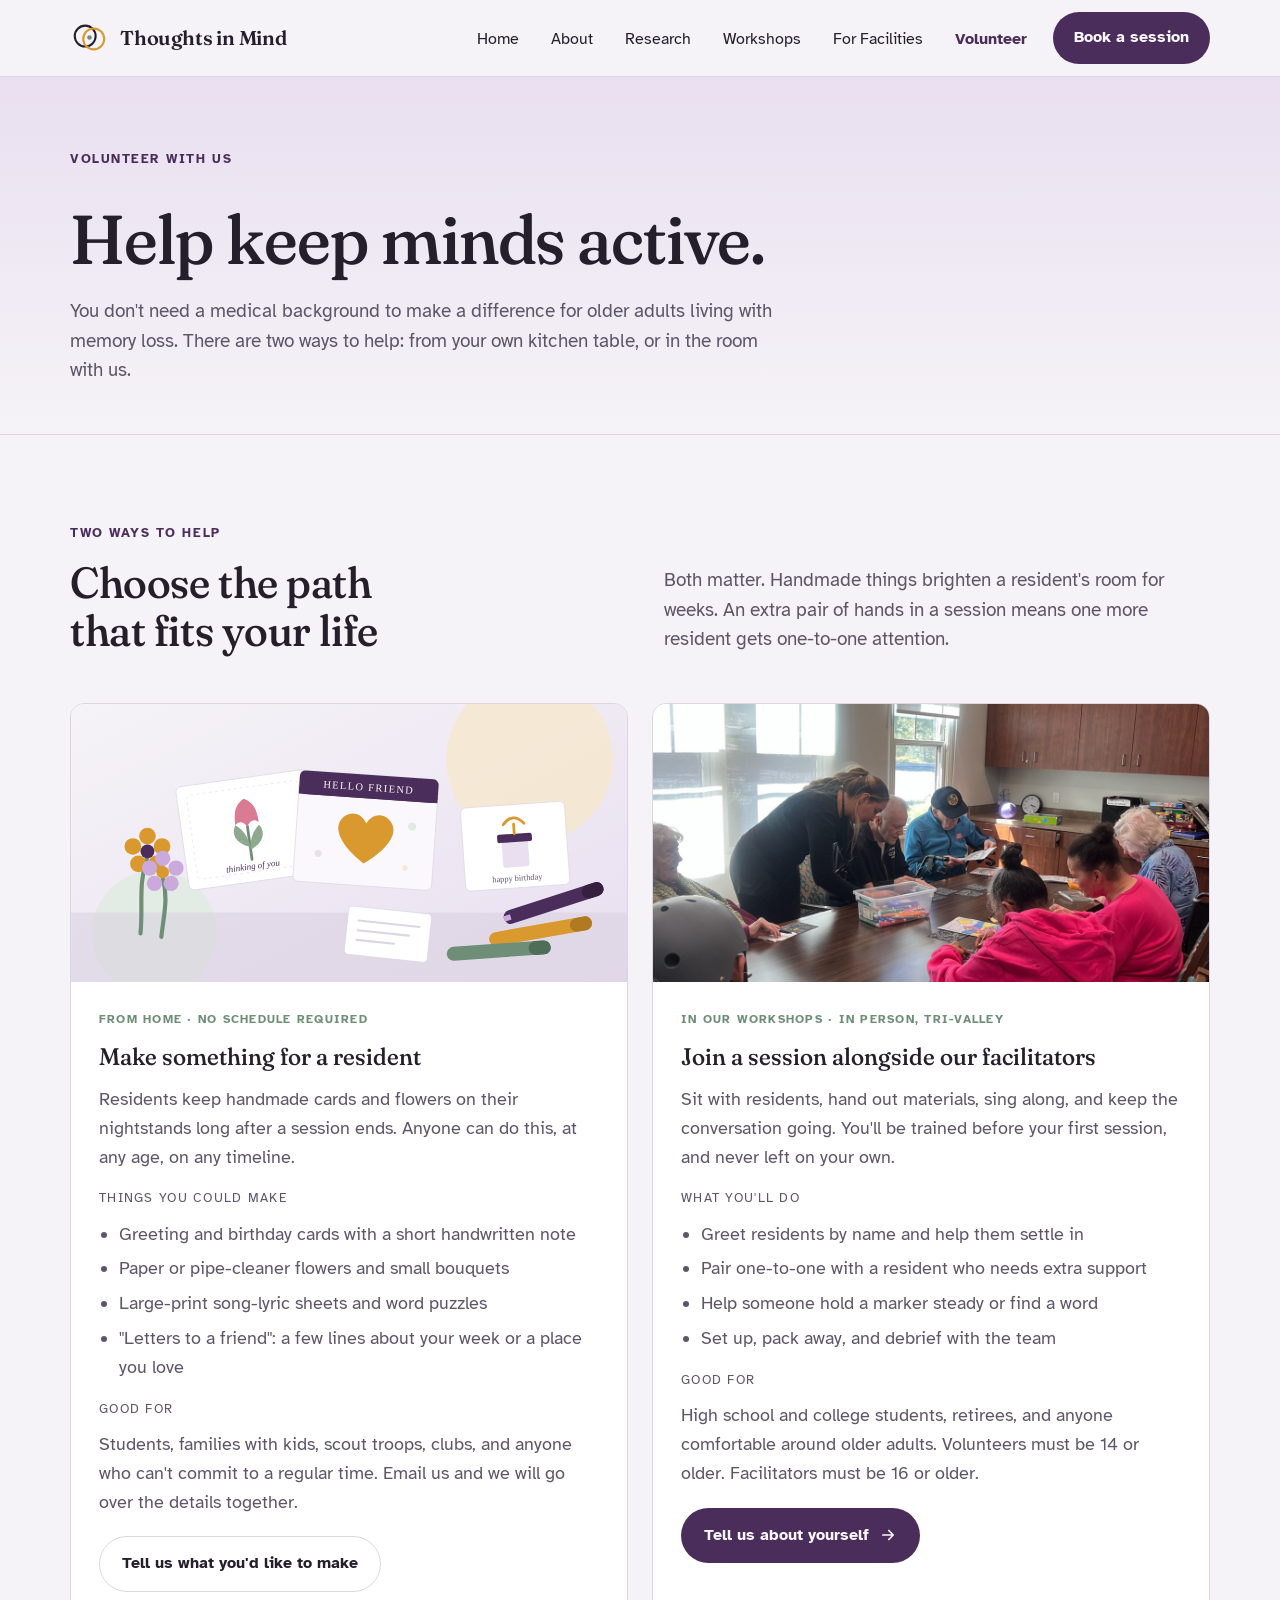
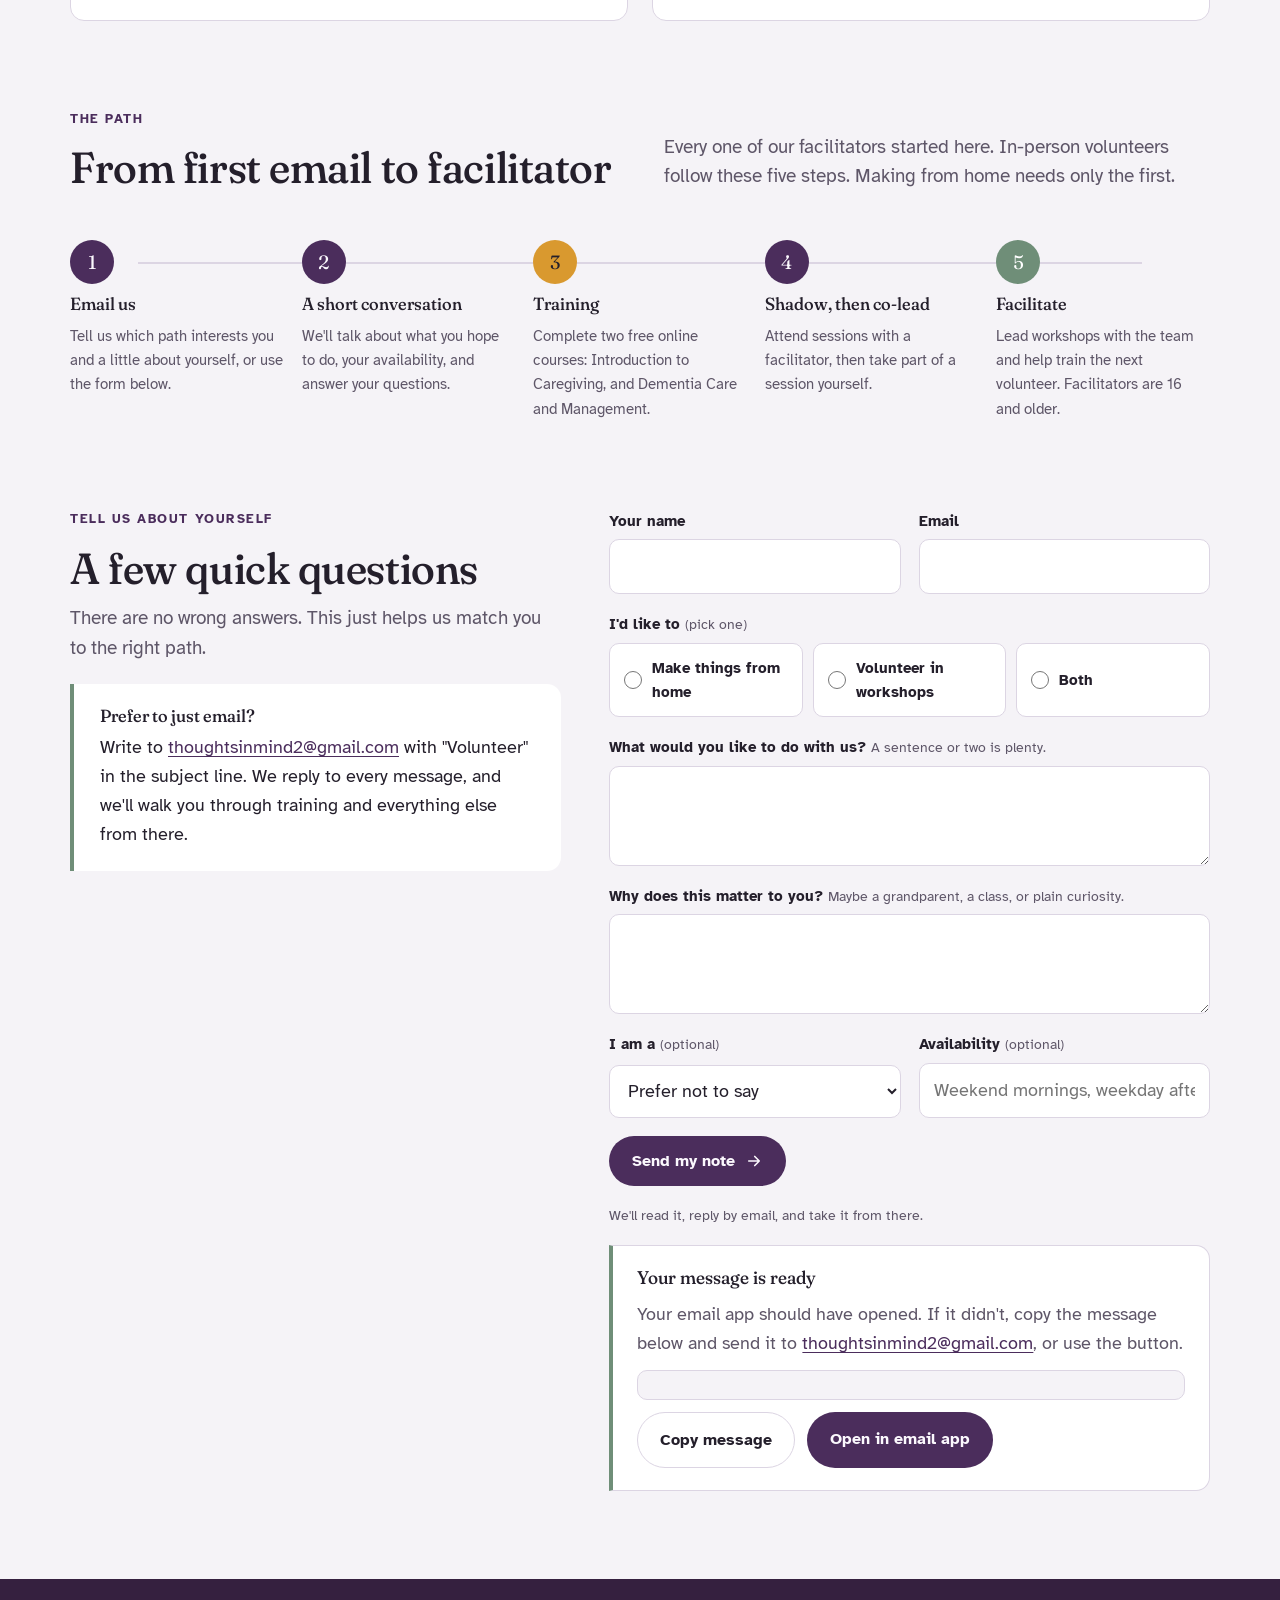
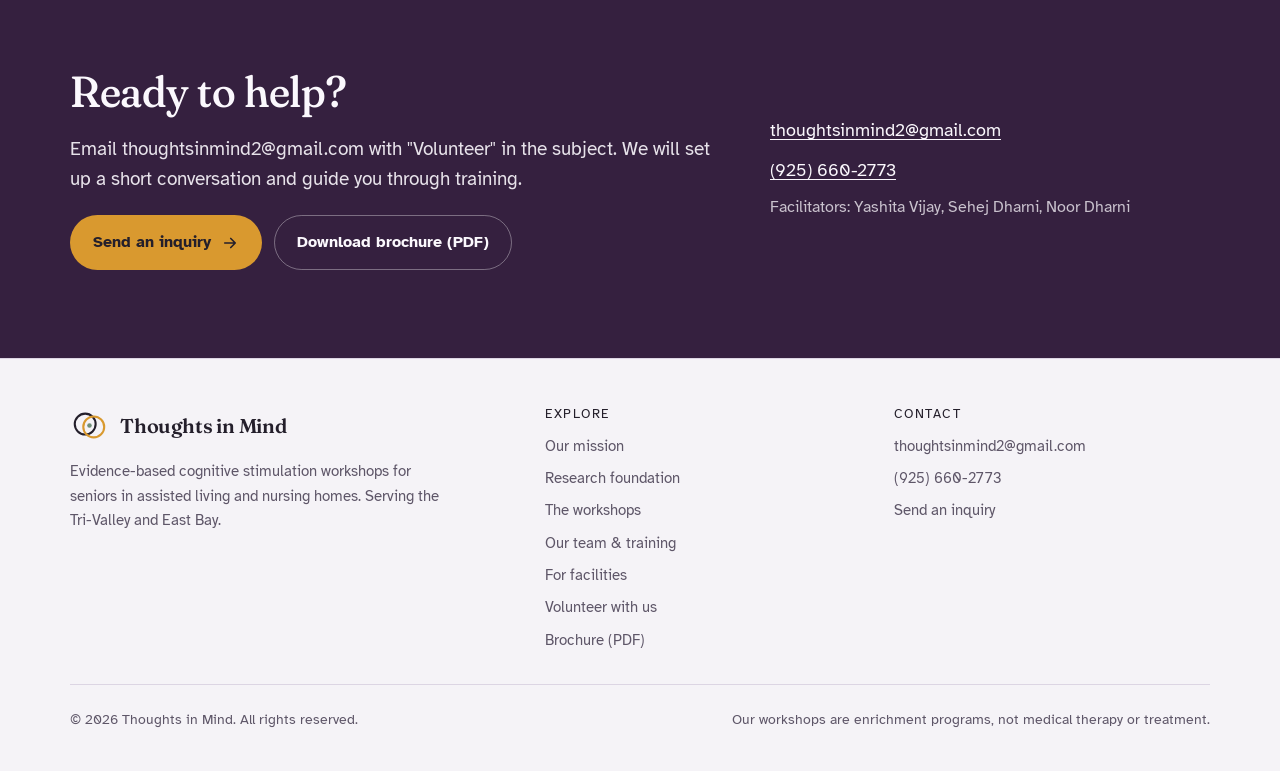
<file: volunteer.html>
<!doctype html>
<html lang="en">
<head>
<meta charset="utf-8">
<meta name="viewport" content="width=device-width, initial-scale=1">
<title>Volunteer | Thoughts in Mind</title><meta name="description" content="Volunteer with Thoughts in Mind: make cards and flowers from home, or join our cognitive stimulation workshops in person."><meta property="og:type" content="website"><meta property="og:site_name" content="Thoughts in Mind"><meta property="og:title" content="Volunteer | Thoughts in Mind"><meta property="og:description" content="Volunteer with Thoughts in Mind: make cards and flowers from home, or join our cognitive stimulation workshops in person."><meta property="og:url" content="https://thoughtsinmind.org/volunteer.html"><meta property="og:image" content="https://thoughtsinmind.org/images/og.png"><meta property="og:image:width" content="1200"><meta property="og:image:height" content="630"><meta name="twitter:card" content="summary_large_image"><meta name="twitter:title" content="Volunteer | Thoughts in Mind"><meta name="twitter:description" content="Volunteer with Thoughts in Mind: make cards and flowers from home, or join our cognitive stimulation workshops in person."><meta name="twitter:image" content="https://thoughtsinmind.org/images/og.png"><link rel="canonical" href="https://thoughtsinmind.org/volunteer.html"><link rel="preconnect" href="https://fonts.googleapis.com"><link rel="preconnect" href="https://fonts.gstatic.com" crossorigin><link rel="stylesheet" href="https://fonts.googleapis.com/css2?family=Fraunces:ital,opsz,wght@0,9..144,300..700;1,9..144,300..700&family=Atkinson+Hyperlegible:ital,wght@0,400;0,700;1,400&display=swap"><link rel="stylesheet" href="styles.css">
</head>
<body>
<a class="skip" href="#main">Skip to content</a>
<header class="nav"><div class="wrap">
  <a class="brand" href="index.html"><svg viewBox="0 0 40 40" aria-hidden="true"><circle cx="16" cy="18" r="11" fill="none" stroke="currentColor" stroke-width="2.2"/><circle cx="25" cy="21" r="11" fill="none" stroke="var(--marigold)" stroke-width="2.2"/><circle cx="20.5" cy="19.5" r="2.4" fill="var(--sage)"/></svg><span>Thoughts in Mind</span></a>
  <button class="menu-btn" aria-expanded="false" aria-controls="nav-links" aria-label="Open menu"><svg viewBox="0 0 24 24" fill="none" stroke="currentColor" stroke-width="2" stroke-linecap="round"><path d="M4 7h16M4 12h16M4 17h16"/></svg></button>
  <nav aria-label="Primary"><ul class="nav-links" id="nav-links"><li><a href="index.html">Home</a></li><li><a href="about.html">About</a></li><li><a href="research.html">Research</a></li><li><a href="workshops.html">Workshops</a></li><li><a href="facilities.html">For Facilities</a></li><li><a href="volunteer.html" aria-current="page">Volunteer</a></li><li class="nav-cta"><a class="btn btn-primary" href="contact.html">Book a session</a></li></ul></nav>
</div></header>
<main id="main">

<section class="page-head"><div class="wrap"><p class="eyebrow">Volunteer with us</p><h1>Help keep minds active.</h1><p class="lede">You don't need a medical background to make a difference for older adults living with memory loss. There are two ways to help: from your own kitchen table, or in the room with us.</p></div></section>

<section><div class="wrap">
  <div class="sec-head"><div><p class="eyebrow">Two ways to help</p><h2>Choose the path that fits your life</h2></div><p class="lede">Both matter. Handmade things brighten a resident's room for weeks. An extra pair of hands in a session means one more resident gets one-to-one attention.</p></div>
  <div class="paths">
    <article class="path" id="from-home">
      <figure><img src="images/volunteer-from-home.svg" alt="Illustration of handmade greeting cards, paper flowers, and markers" width="800" height="400" loading="lazy"></figure>
      <div class="body">
        <span class="tag">From home · No schedule required</span>
        <h3>Make something for a resident</h3>
        <p class="muted">Residents keep handmade cards and flowers on their nightstands long after a session ends. Anyone can do this, at any age, on any timeline.</p>
        <h4>Things you could make</h4>
        <ul><li>Greeting and birthday cards with a short handwritten note</li><li>Paper or pipe-cleaner flowers and small bouquets</li><li>Large-print song-lyric sheets and word puzzles</li><li>"Letters to a friend": a few lines about your week or a place you love</li></ul>
        <h4>Good for</h4>
        <p class="muted">Students, families with kids, scout troops, clubs, and anyone who can't commit to a regular time. Email us and we will go over the details together.</p>
        <a class="btn btn-ghost" href="#apply">Tell us what you'd like to make</a>
      </div>
    </article>
    <article class="path" id="in-workshops">
      <figure><img src="images/creative-table.jpg" alt="A facilitator leaning in to help residents with an activity at a long table" loading="lazy"></figure>
      <div class="body">
        <span class="tag">In our workshops · In person, Tri-Valley</span>
        <h3>Join a session alongside our facilitators</h3>
        <p class="muted">Sit with residents, hand out materials, sing along, and keep the conversation going. You'll be trained before your first session, and never left on your own.</p>
        <h4>What you'll do</h4>
        <ul><li>Greet residents by name and help them settle in</li><li>Pair one-to-one with a resident who needs extra support</li><li>Help someone hold a marker steady or find a word</li><li>Set up, pack away, and debrief with the team</li></ul>
        <h4>Good for</h4>
        <p class="muted">High school and college students, retirees, and anyone comfortable around older adults. Volunteers must be 14 or older. Facilitators must be 16 or older.</p>
        <a class="btn btn-primary" href="#apply">Tell us about yourself <svg viewBox="0 0 24 24" fill="none" stroke="currentColor" stroke-width="2.2" stroke-linecap="round" stroke-linejoin="round" aria-hidden="true"><path d="M5 12h14M13 6l6 6-6 6"/></svg></a>
      </div>
    </article>
  </div>
</div></section>

<section style="padding-top:0"><div class="wrap">
  <div class="sec-head"><div><p class="eyebrow">The path</p><h2>From first email to facilitator</h2></div><p class="lede">Every one of our facilitators started here. In-person volunteers follow these five steps. Making from home needs only the first.</p></div>
  <div class="journey">
    <div class="jstep"><h3>Email us</h3><p>Tell us which path interests you and a little about yourself, or use the form below.</p></div>
    <div class="jstep"><h3>A short conversation</h3><p>We'll talk about what you hope to do, your availability, and answer your questions.</p></div>
    <div class="jstep"><h3>Training</h3><p>Complete two free online courses: Introduction to Caregiving, and Dementia Care and Management.</p></div>
    <div class="jstep"><h3>Shadow, then co-lead</h3><p>Attend sessions with a facilitator, then take part of a session yourself.</p></div>
    <div class="jstep"><h3>Facilitate</h3><p>Lead workshops with the team and help train the next volunteer. Facilitators are 16 and older.</p></div>
  </div>
</div></section>

<section id="apply" style="padding-top:0"><div class="wrap contact-grid">
  <div class="stack">
    <div><p class="eyebrow">Tell us about yourself</p><h2>A few quick questions</h2><p class="lede" style="margin-top:12px">There are no wrong answers. This just helps us match you to the right path.</p></div>
    <div class="callout sage"><h3>Prefer to just email?</h3><p>Write to <a href="mailto:thoughtsinmind2@gmail.com?subject=Volunteer">thoughtsinmind2@gmail.com</a> with "Volunteer" in the subject line. We reply to every message, and we'll walk you through training and everything else from there.</p></div>
  </div>
  <form id="volunteer-form" data-mail data-subject="Volunteer: {path} ({name})" data-endpoint="" data-key="">
    <div class="two">
      <div class="field"><label for="v-name">Your name</label><input id="v-name" name="name" required autocomplete="name"></div>
      <div class="field"><label for="v-email">Email</label><input id="v-email" name="email" type="email" required autocomplete="email"></div>
    </div>
    <fieldset class="field" style="border:0;padding:0;margin:0;min-width:0"><legend style="font-weight:700;font-size:.95rem;padding:0;margin-bottom:6px">I'd like to <span class="hint">(pick one)</span></legend>
      <div class="choices">
        <label class="choice"><input type="radio" name="path" value="Make things from home" required> Make things from home</label>
        <label class="choice"><input type="radio" name="path" value="Volunteer in workshops"> Volunteer in workshops</label>
        <label class="choice"><input type="radio" name="path" value="Both"> Both</label>
      </div>
    </fieldset>
    <div class="field"><label for="v-do">What would you like to do with us? <span class="hint">A sentence or two is plenty.</span></label><textarea id="v-do" name="what" style="min-height:100px" required></textarea></div>
    <div class="field"><label for="v-why">Why does this matter to you? <span class="hint">Maybe a grandparent, a class, or plain curiosity.</span></label><textarea id="v-why" name="why" style="min-height:100px"></textarea></div>
    <div class="two">
      <div class="field"><label for="v-who">I am a <span class="hint">(optional)</span></label><select id="v-who" name="who"><option value="">Prefer not to say</option><option>High school student</option><option>College student</option><option>Working adult</option><option>Retired</option><option>Parent volunteering with kids</option></select></div>
      <div class="field"><label for="v-avail">Availability <span class="hint">(optional)</span></label><input id="v-avail" name="availability" placeholder="Weekend mornings, weekday afternoons…"></div>
    </div>
    <div><button class="btn btn-primary" type="submit">Send my note <svg viewBox="0 0 24 24" fill="none" stroke="currentColor" stroke-width="2.2" stroke-linecap="round" stroke-linejoin="round" aria-hidden="true"><path d="M5 12h14M13 6l6 6-6 6"/></svg></button></div>
    <p class="form-note form-status" role="status">We'll read it, reply by email, and take it from there.</p>
    <div class="sent-panel" hidden>
      <h3>Your message is ready</h3>
      <p class="muted">Your email app should have opened. If it didn't, copy the message below and send it to <a href="mailto:thoughtsinmind2@gmail.com">thoughtsinmind2@gmail.com</a>, or use the button.</p>
      <pre class="sent-text"></pre>
      <div class="hero-actions"><button type="button" class="btn btn-ghost copy-btn">Copy message</button><a class="btn btn-primary mail-link" href="#">Open in email app</a></div>
    </div>
  </form>
</div></section>

<section class="cta"><div class="wrap">
  <div class="stack"><h2>Ready to help?</h2><p class="lede" style="color:inherit;opacity:.9">Email thoughtsinmind2@gmail.com with "Volunteer" in the subject. We will set up a short conversation and guide you through training.</p>
    <div class="hero-actions"><a class="btn btn-gold" href="contact.html">Send an inquiry <svg viewBox="0 0 24 24" fill="none" stroke="currentColor" stroke-width="2.2" stroke-linecap="round" stroke-linejoin="round" aria-hidden="true"><path d="M5 12h14M13 6l6 6-6 6"/></svg></a><a class="btn btn-ghost" style="color:inherit;border-color:rgba(255,255,255,.35)" href="Thoughts-in-Mind-Brochure.pdf" download>Download brochure (PDF)</a></div></div>
  <div class="contact-lines"><a href="mailto:thoughtsinmind2@gmail.com">thoughtsinmind2@gmail.com</a><a href="tel:+19256602773">(925) 660-2773</a><span class="muted" style="color:inherit;opacity:.75;font-size:1rem">Facilitators: Yashita Vijay, Sehej Dharni, Noor Dharni</span></div>
</div></section>

</main>
<footer><div class="wrap">
  <div><a class="brand" href="index.html"><svg viewBox="0 0 40 40" aria-hidden="true"><circle cx="16" cy="18" r="11" fill="none" stroke="currentColor" stroke-width="2.2"/><circle cx="25" cy="21" r="11" fill="none" stroke="var(--marigold)" stroke-width="2.2"/><circle cx="20.5" cy="19.5" r="2.4" fill="var(--sage)"/></svg><span>Thoughts in Mind</span></a>
    <p style="margin-top:14px;max-width:38ch">Evidence-based cognitive stimulation workshops for seniors in assisted living and nursing homes. Serving the Tri-Valley and East Bay.</p></div>
  <div><h4>Explore</h4><ul><li><a href="about.html">Our mission</a></li><li><a href="research.html">Research foundation</a></li><li><a href="workshops.html">The workshops</a></li><li><a href="about.html#team">Our team &amp; training</a></li><li><a href="facilities.html">For facilities</a></li><li><a href="volunteer.html">Volunteer with us</a></li><li><a href="Thoughts-in-Mind-Brochure.pdf" download>Brochure (PDF)</a></li></ul></div>
  <div><h4>Contact</h4><ul><li><a href="mailto:thoughtsinmind2@gmail.com">thoughtsinmind2@gmail.com</a></li><li><a href="tel:+19256602773">(925) 660-2773</a></li><li><a href="contact.html">Send an inquiry</a></li></ul></div>
  <div class="foot-note"><span>&copy; <span id="year">2026</span> Thoughts in Mind. All rights reserved.</span><span>Our workshops are enrichment programs, not medical therapy or treatment.</span></div>
</div></footer>
<script src="site.js"></script>
</body>
</html>
</file>
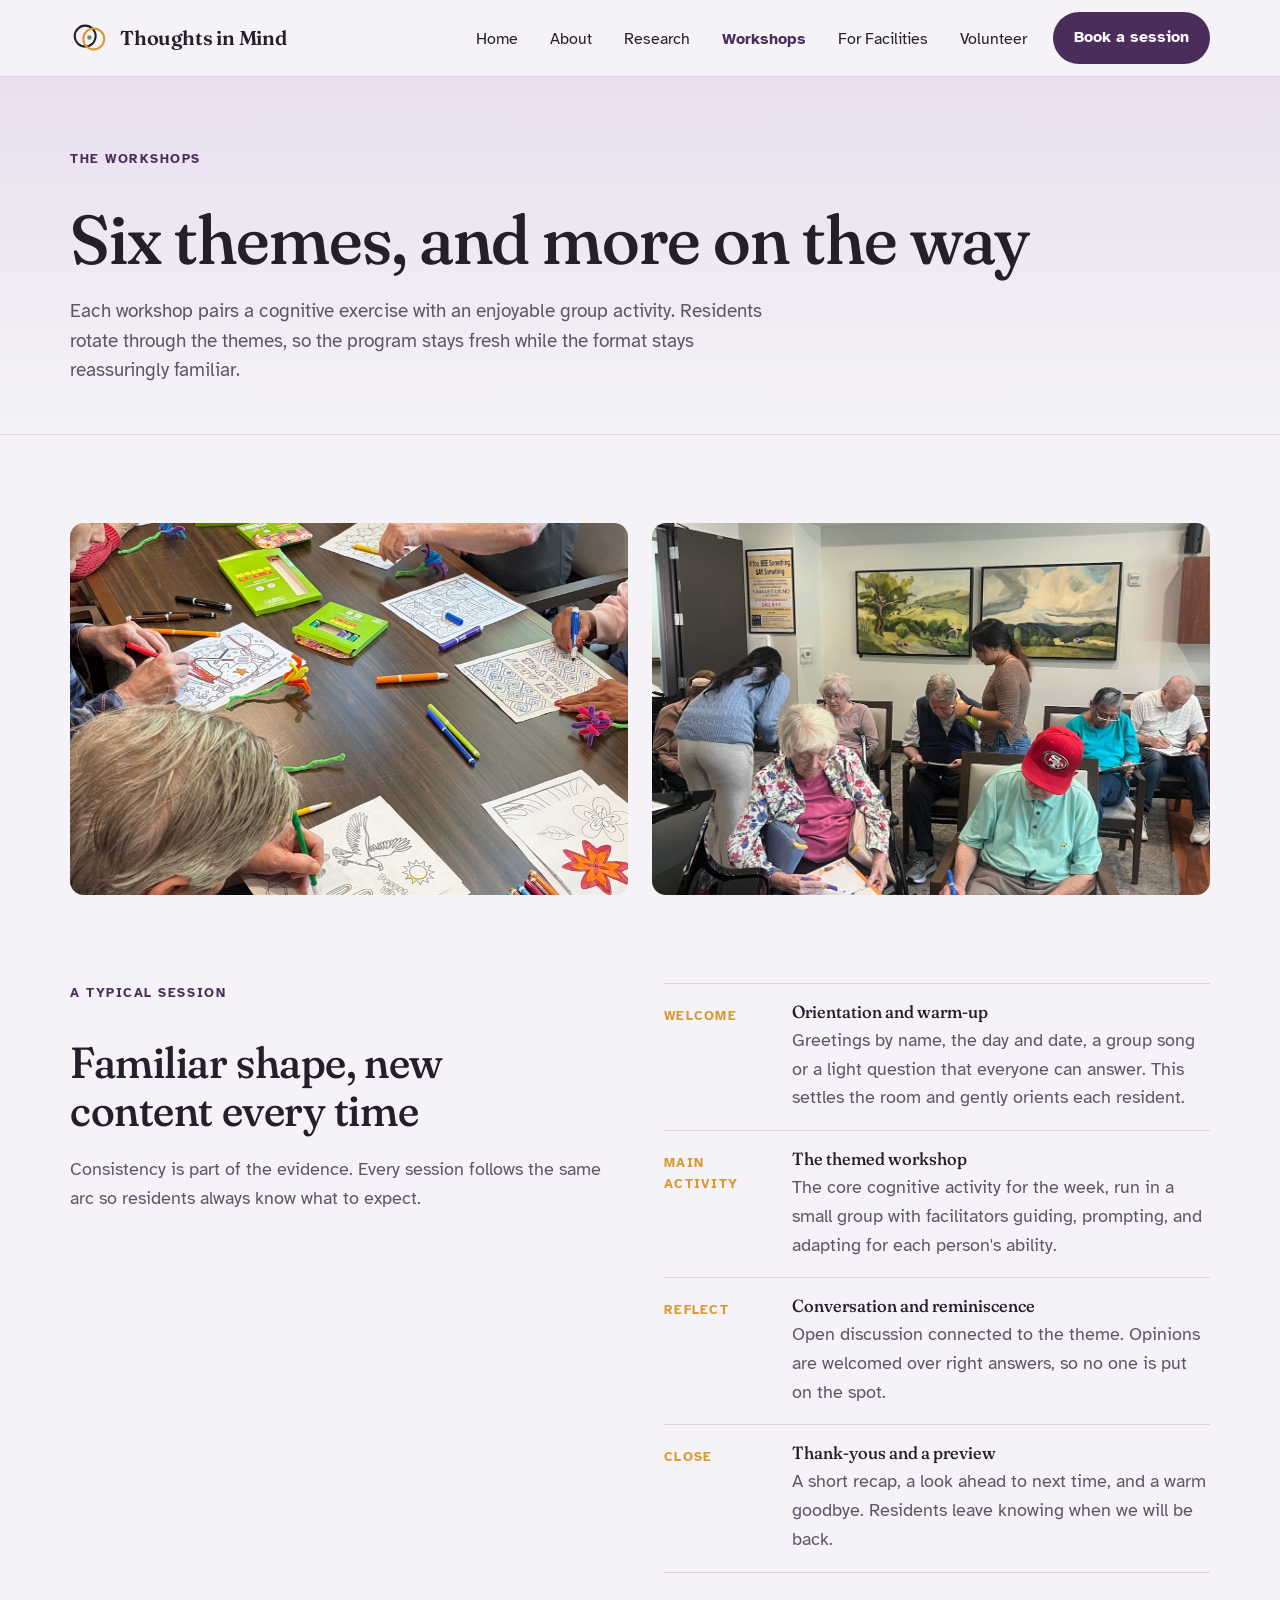
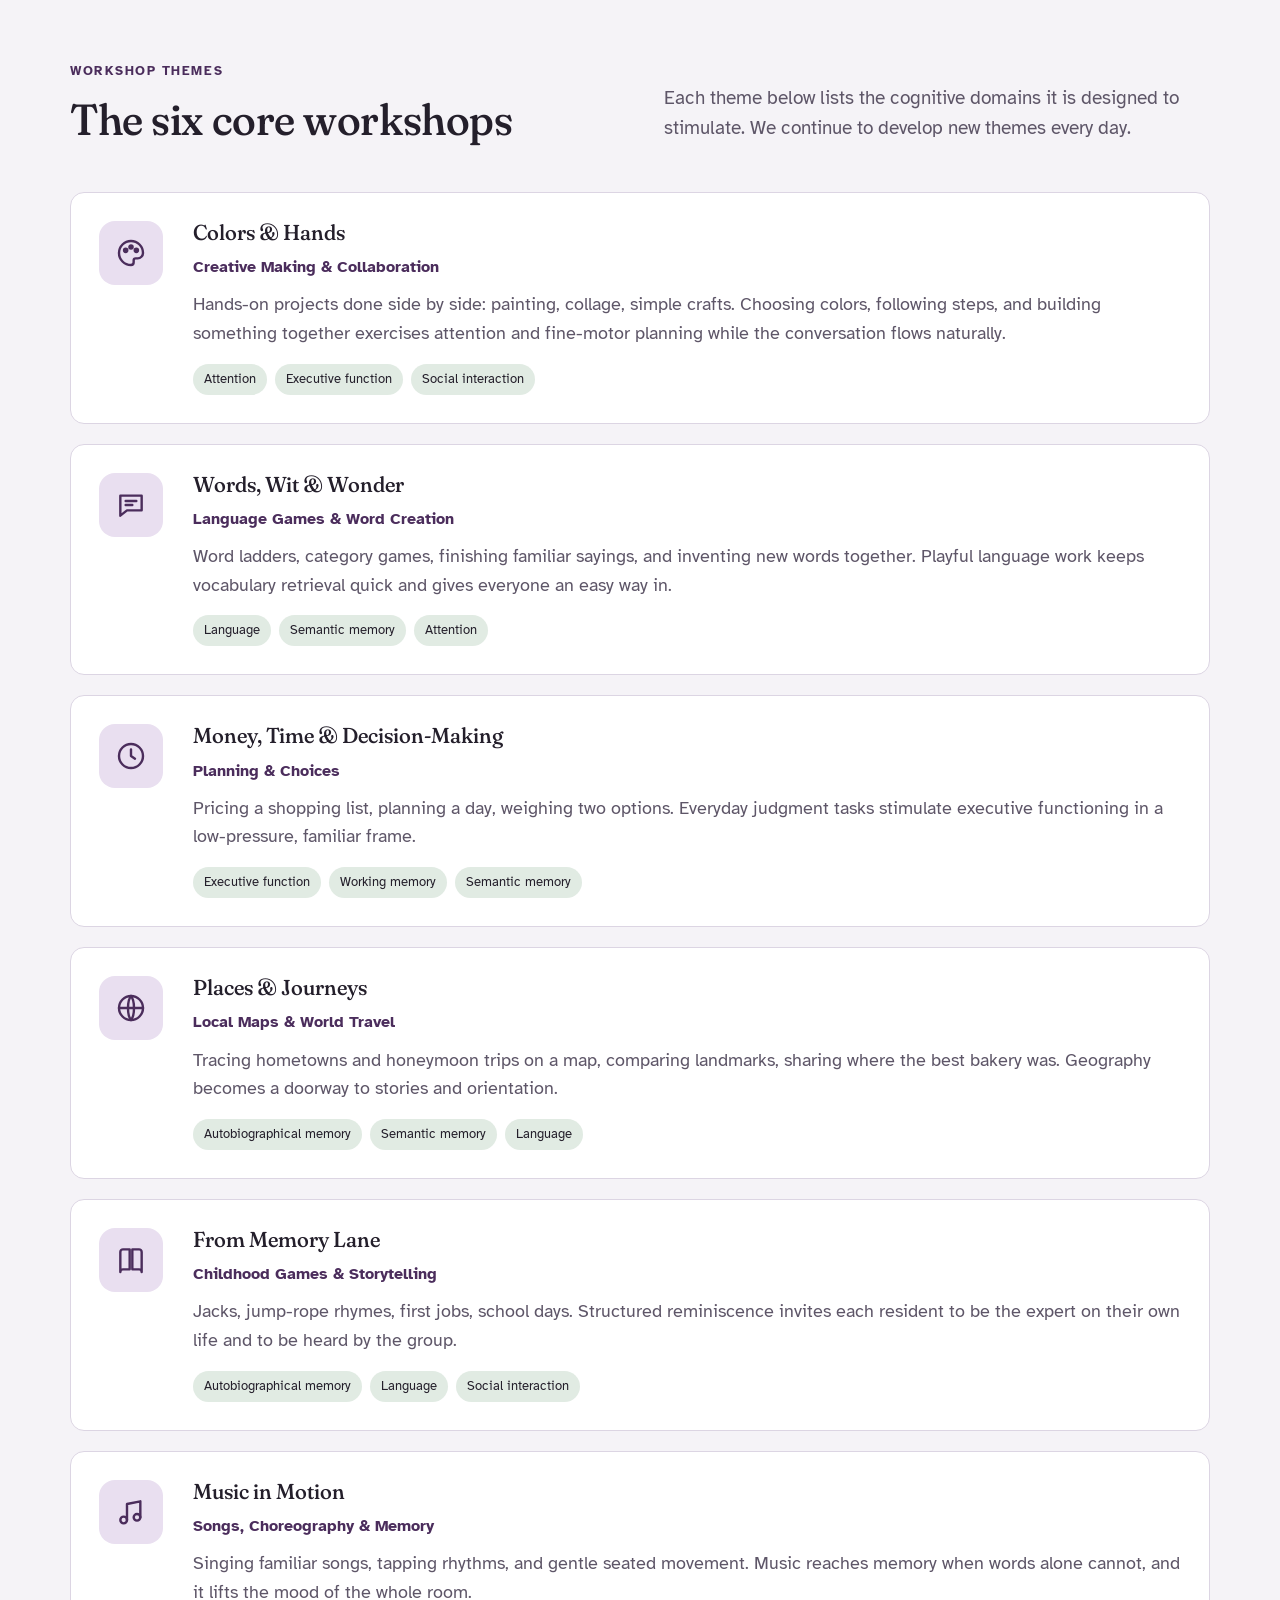
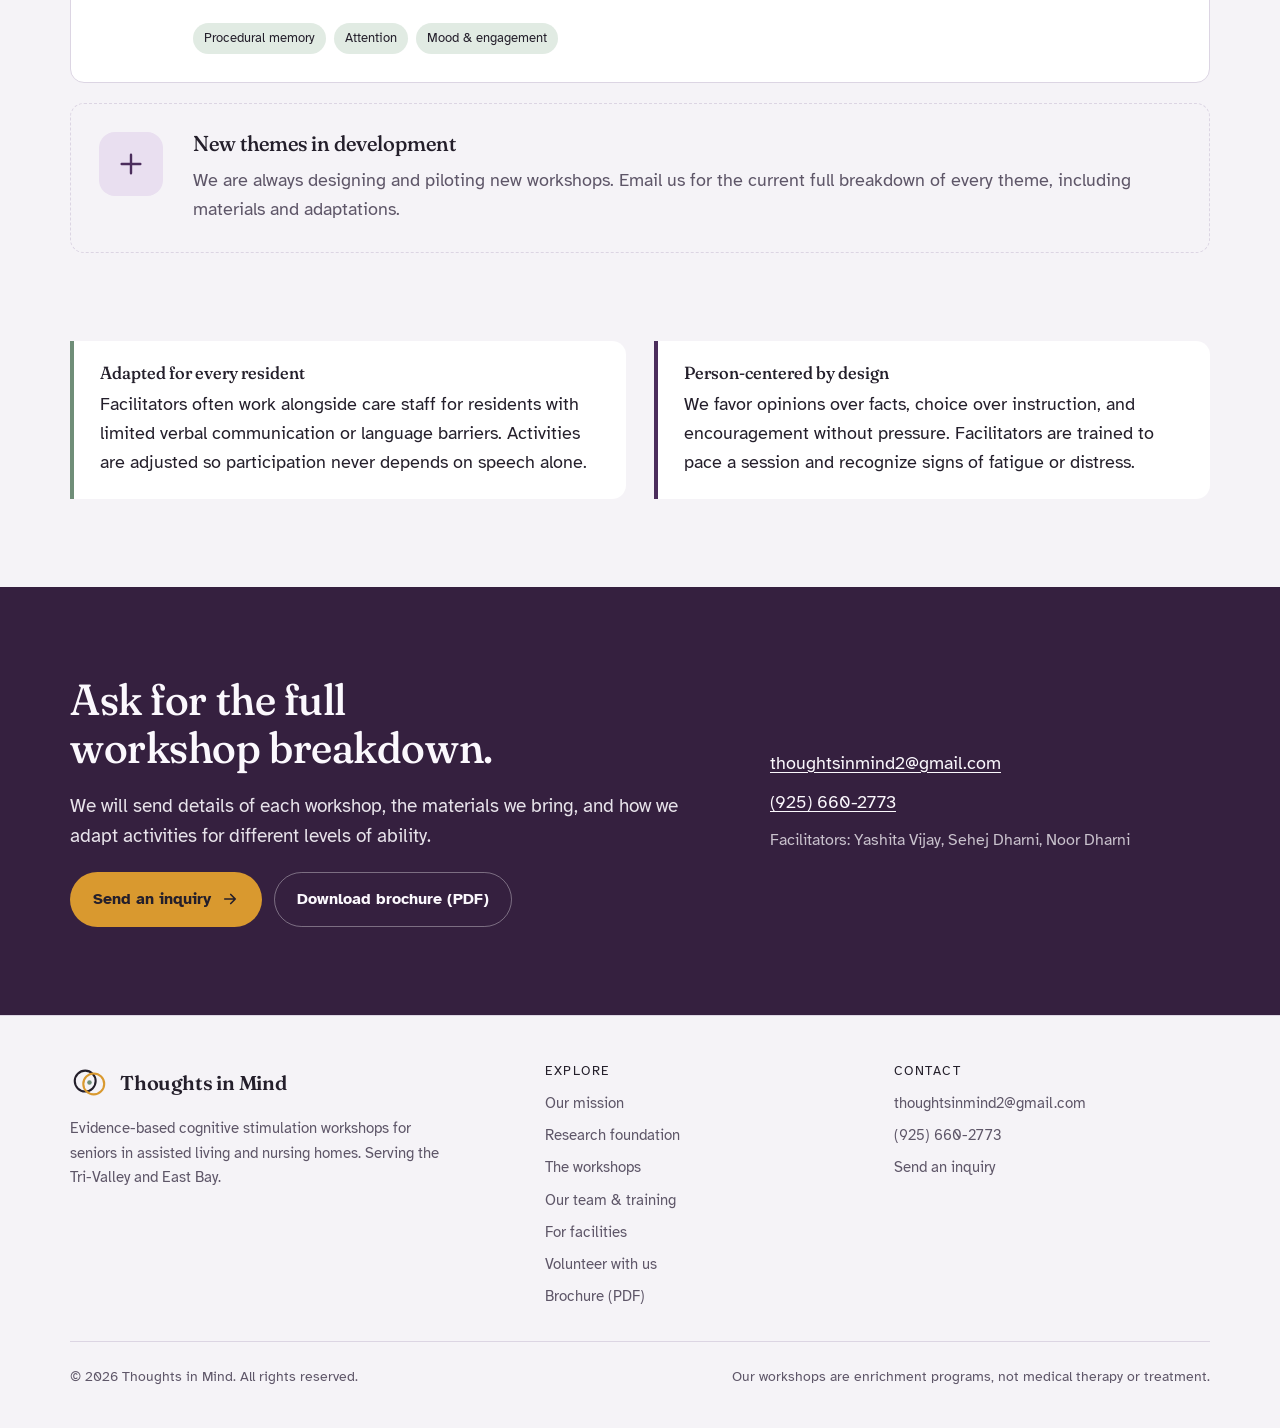
<file: workshops.html>
<!doctype html>
<html lang="en">
<head>
<meta charset="utf-8">
<meta name="viewport" content="width=device-width, initial-scale=1">
<title>Workshops | Thoughts in Mind</title><meta name="description" content="The six core Thoughts in Mind cognitive stimulation workshops and what a session looks like."><meta property="og:type" content="website"><meta property="og:site_name" content="Thoughts in Mind"><meta property="og:title" content="Workshops | Thoughts in Mind"><meta property="og:description" content="The six core Thoughts in Mind cognitive stimulation workshops and what a session looks like."><meta property="og:url" content="https://thoughtsinmind.org/workshops.html"><meta property="og:image" content="https://thoughtsinmind.org/images/og.png"><meta property="og:image:width" content="1200"><meta property="og:image:height" content="630"><meta name="twitter:card" content="summary_large_image"><meta name="twitter:title" content="Workshops | Thoughts in Mind"><meta name="twitter:description" content="The six core Thoughts in Mind cognitive stimulation workshops and what a session looks like."><meta name="twitter:image" content="https://thoughtsinmind.org/images/og.png"><link rel="canonical" href="https://thoughtsinmind.org/workshops.html"><link rel="preconnect" href="https://fonts.googleapis.com"><link rel="preconnect" href="https://fonts.gstatic.com" crossorigin><link rel="stylesheet" href="https://fonts.googleapis.com/css2?family=Fraunces:ital,opsz,wght@0,9..144,300..700;1,9..144,300..700&family=Atkinson+Hyperlegible:ital,wght@0,400;0,700;1,400&display=swap"><link rel="stylesheet" href="styles.css">
</head>
<body>
<a class="skip" href="#main">Skip to content</a>
<header class="nav"><div class="wrap">
  <a class="brand" href="index.html"><svg viewBox="0 0 40 40" aria-hidden="true"><circle cx="16" cy="18" r="11" fill="none" stroke="currentColor" stroke-width="2.2"/><circle cx="25" cy="21" r="11" fill="none" stroke="var(--marigold)" stroke-width="2.2"/><circle cx="20.5" cy="19.5" r="2.4" fill="var(--sage)"/></svg><span>Thoughts in Mind</span></a>
  <button class="menu-btn" aria-expanded="false" aria-controls="nav-links" aria-label="Open menu"><svg viewBox="0 0 24 24" fill="none" stroke="currentColor" stroke-width="2" stroke-linecap="round"><path d="M4 7h16M4 12h16M4 17h16"/></svg></button>
  <nav aria-label="Primary"><ul class="nav-links" id="nav-links"><li><a href="index.html">Home</a></li><li><a href="about.html">About</a></li><li><a href="research.html">Research</a></li><li><a href="workshops.html" aria-current="page">Workshops</a></li><li><a href="facilities.html">For Facilities</a></li><li><a href="volunteer.html">Volunteer</a></li><li class="nav-cta"><a class="btn btn-primary" href="contact.html">Book a session</a></li></ul></nav>
</div></header>
<main id="main">

<section class="page-head"><div class="wrap"><p class="eyebrow">The workshops</p><h1>Six themes, and more on the way</h1><p class="lede">Each workshop pairs a cognitive exercise with an enjoyable group activity. Residents rotate through the themes, so the program stays fresh while the format stays reassuringly familiar.</p></div></section>

<section style="padding-bottom:0"><div class="wrap photo-band">
  <figure><img src="images/coloring-closeup.jpg" alt="Residents coloring detailed patterns with markers" loading="lazy"></figure>
  <figure><img src="images/song-lyrics.jpg" alt="Residents writing song lyrics on clipboards during a music workshop" loading="lazy"></figure>
</div></section>

<section><div class="wrap split">
  <div class="sticky stack"><p class="eyebrow">A typical session</p><h2>Familiar shape, new content every time</h2><p class="muted">Consistency is part of the evidence. Every session follows the same arc so residents always know what to expect.</p></div>
  <ul class="timeline">
    <li><span class="t">Welcome</span><div><h3>Orientation and warm-up</h3><p>Greetings by name, the day and date, a group song or a light question that everyone can answer. This settles the room and gently orients each resident.</p></div></li>
    <li><span class="t">Main activity</span><div><h3>The themed workshop</h3><p>The core cognitive activity for the week, run in a small group with facilitators guiding, prompting, and adapting for each person's ability.</p></div></li>
    <li><span class="t">Reflect</span><div><h3>Conversation and reminiscence</h3><p>Open discussion connected to the theme. Opinions are welcomed over right answers, so no one is put on the spot.</p></div></li>
    <li><span class="t">Close</span><div><h3>Thank-yous and a preview</h3><p>A short recap, a look ahead to next time, and a warm goodbye. Residents leave knowing when we will be back.</p></div></li>
  </ul>
</div></section>

<section style="padding-top:0"><div class="wrap">
  <div class="sec-head"><div><p class="eyebrow">Workshop themes</p><h2>The six core workshops</h2></div><p class="lede">Each theme below lists the cognitive domains it is designed to stimulate. We continue to develop new themes every day.</p></div>
  <div class="ws-list"><article class="ws" id="palette"><div class="icon"><svg viewBox="0 0 24 24" fill="none" stroke="currentColor" stroke-width="1.8" stroke-linecap="round" stroke-linejoin="round" aria-hidden="true"><path d="M12 3a9 9 0 1 0 0 18c1.5 0 2-1 2-2v-1.5a1.5 1.5 0 0 1 1.5-1.5H17a4 4 0 0 0 4-4c0-5-4-9-9-9Z"/><circle cx="8" cy="10" r="1.2" fill="currentColor"/><circle cx="12" cy="7.5" r="1.2" fill="currentColor"/><circle cx="16" cy="10" r="1.2" fill="currentColor"/></svg></div><div class="body"><h3>Colors &amp; Hands</h3><p class="sub">Creative Making &amp; Collaboration</p><p>Hands-on projects done side by side: painting, collage, simple crafts. Choosing colors, following steps, and building something together exercises attention and fine-motor planning while the conversation flows naturally.</p><ul class="doms"><li>Attention</li><li>Executive function</li><li>Social interaction</li></ul></div></article><article class="ws" id="words"><div class="icon"><svg viewBox="0 0 24 24" fill="none" stroke="currentColor" stroke-width="1.8" stroke-linecap="round" stroke-linejoin="round" aria-hidden="true"><path d="M4 5h16v11H9l-5 4V5Z"/><path d="M8 9h8M8 12h5"/></svg></div><div class="body"><h3>Words, Wit &amp; Wonder</h3><p class="sub">Language Games &amp; Word Creation</p><p>Word ladders, category games, finishing familiar sayings, and inventing new words together. Playful language work keeps vocabulary retrieval quick and gives everyone an easy way in.</p><ul class="doms"><li>Language</li><li>Semantic memory</li><li>Attention</li></ul></div></article><article class="ws" id="coins"><div class="icon"><svg viewBox="0 0 24 24" fill="none" stroke="currentColor" stroke-width="1.8" stroke-linecap="round" stroke-linejoin="round" aria-hidden="true"><circle cx="12" cy="12" r="9"/><path d="M12 7v5l3 2"/></svg></div><div class="body"><h3>Money, Time &amp; Decision-Making</h3><p class="sub">Planning &amp; Choices</p><p>Pricing a shopping list, planning a day, weighing two options. Everyday judgment tasks stimulate executive functioning in a low-pressure, familiar frame.</p><ul class="doms"><li>Executive function</li><li>Working memory</li><li>Semantic memory</li></ul></div></article><article class="ws" id="map"><div class="icon"><svg viewBox="0 0 24 24" fill="none" stroke="currentColor" stroke-width="1.8" stroke-linecap="round" stroke-linejoin="round" aria-hidden="true"><circle cx="12" cy="12" r="9"/><path d="M3 12h18M12 3c3 3.5 3 14.5 0 18M12 3c-3 3.5-3 14.5 0 18"/></svg></div><div class="body"><h3>Places &amp; Journeys</h3><p class="sub">Local Maps &amp; World Travel</p><p>Tracing hometowns and honeymoon trips on a map, comparing landmarks, sharing where the best bakery was. Geography becomes a doorway to stories and orientation.</p><ul class="doms"><li>Autobiographical memory</li><li>Semantic memory</li><li>Language</li></ul></div></article><article class="ws" id="memory"><div class="icon"><svg viewBox="0 0 24 24" fill="none" stroke="currentColor" stroke-width="1.8" stroke-linecap="round" stroke-linejoin="round" aria-hidden="true"><path d="M4 19V6a2 2 0 0 1 2-2h5v15H6a2 2 0 0 0-2 2Z"/><path d="M20 19V6a2 2 0 0 0-2-2h-5v15h5a2 2 0 0 1 2 2Z"/></svg></div><div class="body"><h3>From Memory Lane</h3><p class="sub">Childhood Games &amp; Storytelling</p><p>Jacks, jump-rope rhymes, first jobs, school days. Structured reminiscence invites each resident to be the expert on their own life and to be heard by the group.</p><ul class="doms"><li>Autobiographical memory</li><li>Language</li><li>Social interaction</li></ul></div></article><article class="ws" id="music"><div class="icon"><svg viewBox="0 0 24 24" fill="none" stroke="currentColor" stroke-width="1.8" stroke-linecap="round" stroke-linejoin="round" aria-hidden="true"><path d="M9 18V6l10-2v12"/><circle cx="6.5" cy="18" r="2.5"/><circle cx="16.5" cy="16" r="2.5"/></svg></div><div class="body"><h3>Music in Motion</h3><p class="sub">Songs, Choreography &amp; Memory</p><p>Singing familiar songs, tapping rhythms, and gentle seated movement. Music reaches memory when words alone cannot, and it lifts the mood of the whole room.</p><ul class="doms"><li>Procedural memory</li><li>Attention</li><li>Mood &amp; engagement</li></ul></div></article>
    <article class="ws" style="border-style:dashed;background:transparent"><div class="icon"><svg viewBox="0 0 24 24" fill="none" stroke="currentColor" stroke-width="1.8" stroke-linecap="round" aria-hidden="true"><path d="M12 5v14M5 12h14"/></svg></div><div class="body"><h3>New themes in development</h3><p>We are always designing and piloting new workshops. Email us for the current full breakdown of every theme, including materials and adaptations.</p></div></article>
  </div>
</div></section>

<section style="padding-top:0"><div class="wrap grid-2">
  <div class="callout sage"><h3>Adapted for every resident</h3><p>Facilitators often work alongside care staff for residents with limited verbal communication or language barriers. Activities are adjusted so participation never depends on speech alone.</p></div>
  <div class="callout plum"><h3>Person-centered by design</h3><p>We favor opinions over facts, choice over instruction, and encouragement without pressure. Facilitators are trained to pace a session and recognize signs of fatigue or distress.</p></div>
</div></section>

<section class="cta"><div class="wrap">
  <div class="stack"><h2>Ask for the full workshop breakdown.</h2><p class="lede" style="color:inherit;opacity:.9">We will send details of each workshop, the materials we bring, and how we adapt activities for different levels of ability.</p>
    <div class="hero-actions"><a class="btn btn-gold" href="contact.html">Send an inquiry <svg viewBox="0 0 24 24" fill="none" stroke="currentColor" stroke-width="2.2" stroke-linecap="round" stroke-linejoin="round" aria-hidden="true"><path d="M5 12h14M13 6l6 6-6 6"/></svg></a><a class="btn btn-ghost" style="color:inherit;border-color:rgba(255,255,255,.35)" href="Thoughts-in-Mind-Brochure.pdf" download>Download brochure (PDF)</a></div></div>
  <div class="contact-lines"><a href="mailto:thoughtsinmind2@gmail.com">thoughtsinmind2@gmail.com</a><a href="tel:+19256602773">(925) 660-2773</a><span class="muted" style="color:inherit;opacity:.75;font-size:1rem">Facilitators: Yashita Vijay, Sehej Dharni, Noor Dharni</span></div>
</div></section>

</main>
<footer><div class="wrap">
  <div><a class="brand" href="index.html"><svg viewBox="0 0 40 40" aria-hidden="true"><circle cx="16" cy="18" r="11" fill="none" stroke="currentColor" stroke-width="2.2"/><circle cx="25" cy="21" r="11" fill="none" stroke="var(--marigold)" stroke-width="2.2"/><circle cx="20.5" cy="19.5" r="2.4" fill="var(--sage)"/></svg><span>Thoughts in Mind</span></a>
    <p style="margin-top:14px;max-width:38ch">Evidence-based cognitive stimulation workshops for seniors in assisted living and nursing homes. Serving the Tri-Valley and East Bay.</p></div>
  <div><h4>Explore</h4><ul><li><a href="about.html">Our mission</a></li><li><a href="research.html">Research foundation</a></li><li><a href="workshops.html">The workshops</a></li><li><a href="about.html#team">Our team &amp; training</a></li><li><a href="facilities.html">For facilities</a></li><li><a href="volunteer.html">Volunteer with us</a></li><li><a href="Thoughts-in-Mind-Brochure.pdf" download>Brochure (PDF)</a></li></ul></div>
  <div><h4>Contact</h4><ul><li><a href="mailto:thoughtsinmind2@gmail.com">thoughtsinmind2@gmail.com</a></li><li><a href="tel:+19256602773">(925) 660-2773</a></li><li><a href="contact.html">Send an inquiry</a></li></ul></div>
  <div class="foot-note"><span>&copy; <span id="year">2026</span> Thoughts in Mind. All rights reserved.</span><span>Our workshops are enrichment programs, not medical therapy or treatment.</span></div>
</div></footer>
<script src="site.js"></script>
</body>
</html>
</file>
<file: styles.css>
/* Thoughts in Mind — shared styles */
:root {
  --ground: #F5F3F7;
  --surface: #FFFFFF;
  --surface-2: #ECE7F0;
  --ink: #241F2B;
  --muted: #5E5668;
  --line: #DCD5E3;
  --plum: #4B2D5C;
  --plum-deep: #35203F;
  --plum-soft: #E9DFF0;
  --marigold: #D9992F;
  --marigold-soft: #F7E9CF;
  --sage: #6F8E78;
  --sage-soft: #E1EBE3;
  --on-plum: #FBF8FD;
  --shadow: 0 18px 40px -24px rgba(53, 32, 63, .35);
  --radius: 14px;
  color-scheme: light;
}
@media (prefers-color-scheme: dark) {
  :root:not([data-theme="light"]) {
    --ground: #17131D; --surface: #211B29; --surface-2: #2A2333; --ink: #ECE6F0; --muted: #B3A9BE;
    --line: #362D41; --plum: #CBA9DC; --plum-deep: #E2CDEB; --plum-soft: #2E2438; --marigold: #EEBD5E;
    --marigold-soft: #3A2E1E; --sage: #93B39A; --sage-soft: #1F2B22; --on-plum: #17131D;
    --shadow: 0 18px 40px -24px rgba(0,0,0,.6); color-scheme: dark;
  }
}
:root[data-theme="dark"] {
  --ground: #17131D; --surface: #211B29; --surface-2: #2A2333; --ink: #ECE6F0; --muted: #B3A9BE;
  --line: #362D41; --plum: #CBA9DC; --plum-deep: #E2CDEB; --plum-soft: #2E2438; --marigold: #EEBD5E;
  --marigold-soft: #3A2E1E; --sage: #93B39A; --sage-soft: #1F2B22; --on-plum: #17131D;
  --shadow: 0 18px 40px -24px rgba(0,0,0,.6); color-scheme: dark;
}

*, *::before, *::after { box-sizing: border-box; }
html { scroll-behavior: smooth; }
@media (prefers-reduced-motion: reduce) { html { scroll-behavior: auto; } *, *::before, *::after { animation: none !important; transition: none !important; } }
body {
  margin: 0; background: var(--ground); color: var(--ink);
  font-family: "Atkinson Hyperlegible", "Segoe UI", system-ui, sans-serif;
  font-size: 18px; line-height: 1.6; -webkit-font-smoothing: antialiased;
}
img, svg { max-width: 100%; display: block; }
a { color: var(--plum); text-decoration-thickness: 1px; text-underline-offset: 3px; }
a:hover { color: var(--plum-deep); }
:focus-visible { outline: 3px solid var(--marigold); outline-offset: 3px; border-radius: 4px; }
h1, h2, h3, h4 { font-family: "Fraunces", Georgia, "Times New Roman", serif; font-weight: 500; line-height: 1.12; margin: 0; text-wrap: balance; color: var(--ink); font-variation-settings: "SOFT" 60, "opsz" 72; }
h1 { font-size: clamp(2.5rem, 5.4vw, 4.4rem); letter-spacing: -.015em; }
h2 { font-size: clamp(1.9rem, 3.4vw, 2.75rem); letter-spacing: -.01em; }
h3 { font-size: 1.35rem; }
p { margin: 0; }
.measure { max-width: 66ch; }
.eyebrow { font-size: .8rem; letter-spacing: .12em; text-transform: uppercase; font-weight: 700; color: var(--plum); margin-bottom: 14px; }
.lede { font-size: 1.2rem; color: var(--muted); line-height: 1.55; }
.muted { color: var(--muted); }
.skip { position: absolute; left: -999px; top: 8px; background: var(--plum); color: var(--on-plum); padding: 8px 14px; z-index: 100; }
.skip:focus { left: 8px; }

.wrap { width: min(1140px, calc(100% - 48px)); margin: 0 auto; }
section { padding: 88px 0; }
.stack { display: grid; gap: 20px; }
.stack-sm { display: grid; gap: 12px; }

/* Nav */
.nav { position: sticky; top: 0; z-index: 50; background: color-mix(in srgb, var(--ground) 88%, transparent); backdrop-filter: blur(12px); border-bottom: 1px solid var(--line); }
.nav .wrap { display: flex; align-items: center; justify-content: space-between; gap: 24px; min-height: 76px; }
.brand { display: flex; align-items: center; gap: 12px; white-space: nowrap; text-decoration: none; color: var(--ink); font-family: "Fraunces", Georgia, serif; font-size: 1.25rem; font-weight: 600; letter-spacing: -.01em; }
.brand svg { width: 38px; height: 38px; }
.nav-links { display: flex; align-items: center; gap: 4px; list-style: none; margin: 0; padding: 0; }
.nav-links a { text-decoration: none; color: var(--ink); padding: 10px 14px; border-radius: 999px; font-size: .98rem; }
.nav-links a:hover { background: var(--surface-2); }
.nav-links a[aria-current="page"] { color: var(--plum); font-weight: 700; }
.nav-cta { margin-left: 8px; }
.menu-btn { display: none; background: none; border: 1px solid var(--line); border-radius: 10px; padding: 8px 10px; color: var(--ink); cursor: pointer; }
.menu-btn svg { width: 24px; height: 24px; }
@media (max-width: 900px) {
  .menu-btn { display: inline-flex; }
  .nav-links { display: none; position: absolute; left: 0; right: 0; top: 76px; flex-direction: column; align-items: stretch; background: var(--surface); border-bottom: 1px solid var(--line); padding: 12px 24px 20px; gap: 6px; box-shadow: var(--shadow); }
  .nav-links.open { display: flex; }
  .nav-links a { padding: 12px 14px; }
  .nav-cta { margin: 6px 0 0; }
}

/* Buttons */
.btn { display: inline-flex; align-items: center; gap: 10px; padding: 14px 22px; border-radius: 999px; font-weight: 700; text-decoration: none; font-size: 1rem; border: 1px solid transparent; transition: transform .15s ease, background .15s ease; cursor: pointer; font-family: inherit; }
.btn:hover { transform: translateY(-1px); }
.btn-primary { background: var(--plum); color: var(--on-plum); }
.btn-primary:hover { background: var(--plum-deep); color: var(--on-plum); }
.btn-ghost { background: transparent; color: var(--ink); border-color: var(--line); }
.btn-ghost:hover { background: var(--surface-2); color: var(--ink); }
.btn-gold { background: var(--marigold); color: #241F2B; }
.btn-gold:hover { background: color-mix(in srgb, var(--marigold) 85%, black); color: #241F2B; }
.btn svg { width: 18px; height: 18px; }

/* Hero (home) */
.hero { padding: 72px 0 64px; position: relative; overflow: hidden; }
.hero .wrap { display: grid; grid-template-columns: 1.05fr .95fr; gap: 48px; align-items: center; }
.hero-copy { display: grid; gap: 26px; }
.hero-actions { display: flex; flex-wrap: wrap; gap: 12px; }
.hero-art { position: relative; aspect-ratio: 1 / 1; max-height: 560px; }
.hero-art canvas { width: 100%; height: 100%; border-radius: 50% 50% 50% 50% / 46% 46% 54% 54%; background: radial-gradient(circle at 35% 30%, var(--plum-soft), var(--surface) 70%); box-shadow: var(--shadow); }
.hero-art figcaption { position: absolute; left: 50%; bottom: -14px; transform: translateX(-50%); background: var(--surface); border: 1px solid var(--line); border-radius: 999px; padding: 8px 16px; font-size: .85rem; color: var(--muted); white-space: nowrap; }
.trust { display: flex; flex-wrap: wrap; gap: 10px 28px; padding-top: 6px; border-top: 1px solid var(--line); margin-top: 6px; padding-top: 22px; }
.trust li { list-style: none; display: flex; align-items: center; gap: 10px; font-size: .95rem; color: var(--muted); }
.trust svg { width: 20px; height: 20px; color: var(--sage); flex: none; }
.trust ul { display: contents; }
@media (max-width: 900px) { .hero .wrap { grid-template-columns: 1fr; } .hero-art { max-width: 420px; margin: 0 auto; } }

/* Statement band */
.band { background: var(--plum); color: var(--on-plum); padding: 64px 0; }
.band p, .band h2 { color: var(--on-plum); }
.band .statement { font-family: "Fraunces", Georgia, serif; font-size: clamp(1.5rem, 2.8vw, 2.2rem); line-height: 1.3; font-weight: 400; font-style: italic; max-width: 26ch; text-wrap: balance; }
.band .wrap { display: grid; grid-template-columns: 1.1fr .9fr; gap: 40px; align-items: center; }
.band .aside { font-size: 1.05rem; opacity: .9; max-width: 44ch; }
@media (max-width: 800px) { .band .wrap { grid-template-columns: 1fr; } }

/* Section headers */
.sec-head { display: grid; grid-template-columns: 1fr 1fr; gap: 24px 48px; align-items: end; margin-bottom: 48px; }
.sec-head .lede { max-width: 52ch; }
@media (max-width: 800px) { .sec-head { grid-template-columns: 1fr; } }

/* Pillars */
.pillars { display: grid; grid-template-columns: repeat(3, 1fr); gap: 28px; }
.pillar { display: grid; gap: 14px; padding-top: 22px; border-top: 3px solid var(--marigold); }
.pillar:nth-child(2) { border-top-color: var(--sage); }
.pillar:nth-child(3) { border-top-color: var(--plum); }
.pillar p { color: var(--muted); }
@media (max-width: 800px) { .pillars { grid-template-columns: 1fr; } }

/* Workshop grid */
.topics { display: grid; grid-template-columns: repeat(3, 1fr); gap: 20px; }
.topic { background: var(--surface); border: 1px solid var(--line); border-radius: var(--radius); padding: 26px; display: grid; gap: 12px; align-content: start; text-decoration: none; color: var(--ink); transition: transform .18s ease, box-shadow .18s ease; }
.topic:hover { transform: translateY(-3px); box-shadow: var(--shadow); color: var(--ink); }
.topic .icon { width: 48px; height: 48px; display: grid; place-items: center; border-radius: 12px; background: var(--plum-soft); color: var(--plum); }
.topic .icon svg { width: 26px; height: 26px; }
.topic h3 { font-size: 1.25rem; }
.topic .sub { color: var(--muted); font-size: .98rem; }
.topic .tag { font-size: .8rem; letter-spacing: .08em; text-transform: uppercase; color: var(--sage); font-weight: 700; }
.topic-more { border-style: dashed; background: transparent; justify-items: start; }
@media (max-width: 900px) { .topics { grid-template-columns: 1fr 1fr; } }
@media (max-width: 600px) { .topics { grid-template-columns: 1fr; } }

/* Evidence */
.evidence { background: var(--surface); border-top: 1px solid var(--line); border-bottom: 1px solid var(--line); }
.evidence .wrap { display: grid; grid-template-columns: .9fr 1.1fr; gap: 56px; align-items: start; }
.stat { background: var(--marigold-soft); border-radius: var(--radius); padding: 32px; display: grid; gap: 8px; }
.stat .big { font-family: "Fraunces", Georgia, serif; font-size: clamp(3rem, 6vw, 4.5rem); line-height: 1; color: var(--ink); font-variant-numeric: tabular-nums; }
.stat .cap { color: var(--muted); max-width: 30ch; }
.points { display: grid; gap: 22px; list-style: none; margin: 0; padding: 0; }
.points li { display: grid; grid-template-columns: 44px 1fr; gap: 16px; align-items: start; }
.points .dot { width: 44px; height: 44px; border-radius: 50%; background: var(--sage-soft); color: var(--sage); display: grid; place-items: center; }
.points .dot svg { width: 22px; height: 22px; }
.points h3 { font-size: 1.15rem; margin-bottom: 4px; }
.points p { color: var(--muted); }
@media (max-width: 800px) { .evidence .wrap { grid-template-columns: 1fr; } }

/* Domains strip */
.domains { display: flex; flex-wrap: wrap; gap: 10px; list-style: none; padding: 0; margin: 0; }
.domains li { padding: 10px 16px; border-radius: 999px; background: var(--surface); border: 1px solid var(--line); font-size: .95rem; }

/* Steps */
.steps { display: grid; grid-template-columns: repeat(3, 1fr); gap: 28px; counter-reset: step; }
.step { position: relative; background: var(--surface); border: 1px solid var(--line); border-radius: var(--radius); padding: 28px 26px 26px; display: grid; gap: 10px; align-content: start; }
.step::before { counter-increment: step; content: counter(step); font-family: "Fraunces", Georgia, serif; font-size: 2.4rem; color: var(--marigold); line-height: 1; }
.step p { color: var(--muted); }
@media (max-width: 800px) { .steps { grid-template-columns: 1fr; } }

/* Team */
.team { display: grid; grid-template-columns: repeat(3, 1fr); gap: 24px; }
.person { background: var(--surface); border: 1px solid var(--line); border-radius: var(--radius); padding: 26px; display: grid; gap: 12px; align-content: start; }
.avatar { width: 64px; height: 64px; border-radius: 50%; display: grid; place-items: center; font-family: "Fraunces", Georgia, serif; font-size: 1.4rem; color: var(--on-plum); background: var(--plum); }
.avatar.gold { background: var(--marigold); color: #241F2B; }
.avatar.sage { background: var(--sage); color: #fff; }
.person .role { color: var(--muted); font-size: .98rem; }
.creds { list-style: none; padding: 0; margin: 4px 0 0; display: grid; gap: 8px; font-size: .95rem; }
.creds li { display: flex; gap: 10px; align-items: start; }
.creds svg { width: 18px; height: 18px; flex: none; margin-top: 4px; color: var(--sage); }
@media (max-width: 900px) { .team { grid-template-columns: 1fr; } }

/* CTA */
.cta { background: var(--plum-deep); color: var(--on-plum); }
.cta .wrap { display: grid; grid-template-columns: 1.2fr .8fr; gap: 40px; align-items: center; }
.cta h2, .cta p { color: var(--on-plum); }
.cta .contact-lines { display: grid; gap: 10px; font-size: 1.15rem; }
.cta .contact-lines a { color: var(--on-plum); }
@media (max-width: 800px) { .cta .wrap { grid-template-columns: 1fr; } }
:root[data-theme="dark"] .cta, :root[data-theme="dark"] .band { --on-plum: #17131D; }

/* Footer */
footer { padding: 48px 0 40px; border-top: 1px solid var(--line); color: var(--muted); font-size: .95rem; }
footer .wrap { display: grid; grid-template-columns: 1.4fr 1fr 1fr; gap: 32px; }
footer h4 { font-family: inherit; font-size: .8rem; letter-spacing: .12em; text-transform: uppercase; color: var(--ink); margin-bottom: 12px; }
footer ul { list-style: none; margin: 0; padding: 0; display: grid; gap: 8px; }
footer a { color: var(--muted); text-decoration: none; }
footer a:hover { color: var(--plum); text-decoration: underline; }
.foot-note { grid-column: 1 / -1; padding-top: 24px; border-top: 1px solid var(--line); display: flex; flex-wrap: wrap; justify-content: space-between; gap: 12px; font-size: .88rem; }
@media (max-width: 800px) { footer .wrap { grid-template-columns: 1fr; } }

/* Inner-page header */
.page-head { padding: 72px 0 48px; border-bottom: 1px solid var(--line); background: linear-gradient(180deg, var(--plum-soft), var(--ground)); }
.page-head .wrap { display: grid; gap: 18px; }
.page-head .lede { max-width: 60ch; }

/* Prose */
.prose { display: grid; gap: 22px; max-width: 70ch; }
.prose h2 { margin-top: 24px; font-size: clamp(1.6rem, 2.6vw, 2.1rem); }
.prose h3 { margin-top: 8px; }
.prose ul { margin: 0; padding-left: 22px; display: grid; gap: 8px; }
.split { display: grid; grid-template-columns: 1fr 1fr; gap: 48px; align-items: start; }
.split .sticky { position: sticky; top: 100px; }
@media (max-width: 900px) { .split { grid-template-columns: 1fr; } .split .sticky { position: static; } }

/* Callout */
.callout { background: var(--surface); border-left: 4px solid var(--marigold); border-radius: 0 var(--radius) var(--radius) 0; padding: 22px 26px; display: grid; gap: 8px; }
.callout.sage { border-left-color: var(--sage); }
.callout.plum { border-left-color: var(--plum); }
.callout h3 { font-size: 1.1rem; }

/* References */
.refs { list-style: none; padding: 0; margin: 0; display: grid; gap: 14px; counter-reset: ref; }
.refs li { display: grid; grid-template-columns: 34px 1fr; gap: 12px; font-size: .98rem; color: var(--muted); padding: 14px 0; border-top: 1px solid var(--line); }
.refs li::before { counter-increment: ref; content: counter(ref); font-family: "Fraunces", Georgia, serif; color: var(--plum); font-size: 1.15rem; }
.refs li:last-child { border-bottom: 1px solid var(--line); }
.refs em { color: var(--ink); }

/* Workshop detail list */
.ws-list { display: grid; gap: 20px; }
.ws { display: grid; grid-template-columns: 72px 1fr; gap: 22px; background: var(--surface); border: 1px solid var(--line); border-radius: var(--radius); padding: 28px; }
.ws .icon { width: 64px; height: 64px; display: grid; place-items: center; border-radius: 16px; background: var(--plum-soft); color: var(--plum); }
.ws .icon svg { width: 32px; height: 32px; }
.ws .body { display: grid; gap: 10px; }
.ws .sub { color: var(--plum); font-weight: 700; font-size: .98rem; }
.ws p { color: var(--muted); }
.ws .doms { display: flex; flex-wrap: wrap; gap: 8px; list-style: none; padding: 0; margin: 6px 0 0; }
.ws .doms li { font-size: .82rem; padding: 5px 11px; border-radius: 999px; background: var(--sage-soft); color: var(--ink); }
@media (max-width: 600px) { .ws { grid-template-columns: 1fr; } }

/* Session timeline */
.timeline { display: grid; gap: 0; list-style: none; padding: 0; margin: 0; }
.timeline li { display: grid; grid-template-columns: 110px 1fr; gap: 18px; padding: 18px 0; border-top: 1px solid var(--line); }
.timeline li:last-child { border-bottom: 1px solid var(--line); }
.timeline .t { font-size: .8rem; letter-spacing: .1em; text-transform: uppercase; font-weight: 700; color: var(--marigold); padding-top: 4px; }
.timeline h3 { font-size: 1.1rem; margin-bottom: 4px; }
.timeline p { color: var(--muted); }

/* FAQ */
.faq { display: grid; gap: 0; }
.faq details { border-top: 1px solid var(--line); }
.faq details:last-child { border-bottom: 1px solid var(--line); }
.faq summary { cursor: pointer; padding: 20px 0; font-family: "Fraunces", Georgia, serif; font-size: 1.2rem; list-style: none; display: flex; justify-content: space-between; gap: 16px; align-items: center; }
.faq summary::-webkit-details-marker { display: none; }
.faq summary::after { content: "+"; font-size: 1.6rem; color: var(--plum); line-height: 1; flex: none; }
.faq details[open] summary::after { content: "–"; }
.faq .a { padding: 0 0 22px; color: var(--muted); max-width: 66ch; }

/* Checklist */
.check { list-style: none; padding: 0; margin: 0; display: grid; gap: 12px; }
.check li { display: grid; grid-template-columns: 26px 1fr; gap: 12px; align-items: start; }
.check svg { width: 22px; height: 22px; color: var(--sage); margin-top: 4px; }

/* Contact */
.contact-grid { display: grid; grid-template-columns: .9fr 1.1fr; gap: 48px; align-items: start; }
.contact-card { background: var(--surface); border: 1px solid var(--line); border-radius: var(--radius); padding: 28px; display: grid; gap: 18px; }
.contact-card .line { display: grid; gap: 4px; }
.contact-card .line span { font-size: .8rem; letter-spacing: .1em; text-transform: uppercase; color: var(--muted); font-weight: 700; }
.contact-card .line a { font-size: 1.15rem; text-decoration: none; }
form { display: grid; gap: 18px; }
.field { display: grid; gap: 6px; }
.field label { font-weight: 700; font-size: .95rem; }
.field input, .field select, .field textarea { font: inherit; padding: 12px 14px; border: 1px solid var(--line); border-radius: 10px; background: var(--surface); color: var(--ink); width: 100%; }
.field textarea { min-height: 140px; resize: vertical; }
.two { display: grid; grid-template-columns: 1fr 1fr; gap: 18px; }
.form-note { font-size: .9rem; color: var(--muted); }
@media (max-width: 900px) { .contact-grid { grid-template-columns: 1fr; } .two { grid-template-columns: 1fr; } }

/* Utility */
.grid-2 { display: grid; grid-template-columns: 1fr 1fr; gap: 28px; }
@media (max-width: 800px) { .grid-2 { grid-template-columns: 1fr; } }
.card { background: var(--surface); border: 1px solid var(--line); border-radius: var(--radius); padding: 26px; display: grid; gap: 12px; align-content: start; }
.card p { color: var(--muted); }

/* Photos */
.hero-photo { position: relative; aspect-ratio: 4 / 5; max-height: 600px; margin: 0; }
.hero-photo img { width: 100%; height: 100%; object-fit: cover; border-radius: 46% 54% 50% 50% / 52% 48% 52% 48%; box-shadow: var(--shadow); }
.hero-photo::before { content: ""; position: absolute; inset: -18px -18px auto auto; width: 42%; aspect-ratio: 1; border-radius: 50%; background: var(--marigold-soft); z-index: -1; }
.hero-photo::after { content: ""; position: absolute; left: -22px; bottom: 6%; width: 30%; aspect-ratio: 1; border-radius: 50%; background: var(--sage-soft); z-index: -1; }
.hero-photo figcaption { position: absolute; left: 50%; bottom: -14px; transform: translateX(-50%); background: var(--surface); border: 1px solid var(--line); border-radius: 999px; padding: 8px 16px; font-size: .85rem; color: var(--muted); white-space: nowrap; }
@media (max-width: 900px) { .hero-photo { max-width: 400px; margin: 0 auto; } }

.gallery { display: grid; grid-template-columns: repeat(4, 1fr); grid-auto-rows: 240px; gap: 16px; }
.gallery figure { margin: 0; position: relative; border-radius: var(--radius); overflow: hidden; background: var(--surface-2); }
.gallery img { width: 100%; height: 100%; object-fit: cover; transition: transform .4s ease; }
.gallery figure:hover img { transform: scale(1.03); }
.gallery figcaption { position: absolute; left: 0; right: 0; bottom: 0; padding: 40px 16px 14px; color: #fff; font-size: .92rem; background: linear-gradient(180deg, transparent, rgba(36,31,43,.82)); }
.gallery .tall { grid-row: span 2; }
.gallery .wide { grid-column: span 2; }
@media (max-width: 900px) { .gallery { grid-template-columns: 1fr 1fr; grid-auto-rows: 200px; } }
@media (max-width: 560px) { .gallery { grid-template-columns: 1fr; grid-auto-rows: 240px; } .gallery .tall { grid-row: span 1; } .gallery .wide { grid-column: span 1; } }

.photo-band { display: grid; grid-template-columns: 1fr 1fr; gap: 24px; }
.photo-band figure { margin: 0; border-radius: var(--radius); overflow: hidden; aspect-ratio: 3 / 2; }
.photo-band img { width: 100%; height: 100%; object-fit: cover; }
@media (max-width: 700px) { .photo-band { grid-template-columns: 1fr; } }

.split-photo { border-radius: var(--radius); overflow: hidden; aspect-ratio: 4 / 5; margin: 0; }
.split-photo img { width: 100%; height: 100%; object-fit: cover; }

.dl { display: inline-flex; align-items: center; gap: 10px; }
.dl small { font-weight: 400; opacity: .75; }

/* Nav CTA: beat the generic .nav-links a rules */
.nav-links .nav-cta .btn-primary, .nav-links .nav-cta .btn-primary:hover, .nav-links .nav-cta .btn-primary[aria-current="page"] { color: var(--on-plum); background: var(--plum); font-weight: 700; padding: 12px 20px; }
.nav-links .nav-cta .btn-primary:hover { background: var(--plum-deep); }

/* Contact: prepared-message panel */
.sent-panel { background: var(--surface); border: 1px solid var(--line); border-left: 4px solid var(--sage); border-radius: 0 var(--radius) var(--radius) 0; padding: 22px 24px; display: grid; gap: 12px; }
.sent-panel h3 { font-size: 1.15rem; }
.sent-panel pre { margin: 0; white-space: pre-wrap; word-break: break-word; font: inherit; font-size: .95rem; background: var(--ground); border: 1px solid var(--line); border-radius: 10px; padding: 14px 16px; color: var(--ink); }

/* Facilitator photos */
.avatar { overflow: hidden; width: 96px; height: 96px; }
.avatar img { width: 100%; height: 100%; object-fit: cover; }

/* Volunteer page */
.paths { display: grid; grid-template-columns: 1fr 1fr; gap: 24px; }
.path { background: var(--surface); border: 1px solid var(--line); border-radius: var(--radius); overflow: hidden; display: grid; grid-template-rows: auto 1fr; }
.path figure { margin: 0; aspect-ratio: 2 / 1; overflow: hidden; background: var(--plum-soft); }
.path img { width: 100%; height: 100%; object-fit: cover; }
.path .body { padding: 28px; display: grid; gap: 14px; align-content: start; }
.path .tag { font-size: .78rem; letter-spacing: .1em; text-transform: uppercase; font-weight: 700; color: var(--sage); }
.path h3 { font-size: 1.5rem; }
.path h4 { font-family: inherit; font-size: .8rem; letter-spacing: .1em; text-transform: uppercase; color: var(--muted); margin-top: 6px; }
.path ul { margin: 0; padding-left: 20px; display: grid; gap: 6px; color: var(--muted); }
.path .body .btn { justify-self: start; margin-top: 6px; }
@media (max-width: 800px) { .paths { grid-template-columns: 1fr; } }

.journey { display: grid; grid-template-columns: repeat(5, 1fr); gap: 18px; counter-reset: j; position: relative; }
.journey::before { content: ""; position: absolute; left: 6%; right: 6%; top: 22px; height: 2px; background: var(--line); }
.jstep { display: grid; gap: 10px; position: relative; align-content: start; }
.jstep::before { counter-increment: j; content: counter(j); width: 44px; height: 44px; border-radius: 50%; background: var(--plum); color: var(--on-plum); display: grid; place-items: center; font-family: "Fraunces", Georgia, serif; font-size: 1.2rem; position: relative; z-index: 1; }
.jstep:nth-child(3)::before { background: var(--marigold); color: #241F2B; }
.jstep:last-child::before { background: var(--sage); color: #fff; }
.jstep h3 { font-size: 1.1rem; }
.jstep p { color: var(--muted); font-size: .95rem; }
@media (max-width: 900px) { .journey { grid-template-columns: 1fr; gap: 26px; } .journey::before { left: 21px; right: auto; top: 0; bottom: 0; width: 2px; height: auto; } }

.choices { display: grid; grid-template-columns: repeat(3, 1fr); gap: 10px; }
.choice { border: 1px solid var(--line); border-radius: 10px; padding: 12px 14px; display: flex; gap: 10px; align-items: center; background: var(--surface); cursor: pointer; font-weight: 400; }
.choice input { accent-color: var(--plum); width: 18px; height: 18px; margin: 0; flex: none; }
.choice:has(input:checked) { border-color: var(--plum); background: var(--plum-soft); font-weight: 700; }
.hint { font-size: .88rem; color: var(--muted); font-weight: 400; }
@media (max-width: 600px) { .choices { grid-template-columns: 1fr; } }

.vol-teaser { background: var(--sage-soft); border-radius: var(--radius); padding: 40px; display: grid; grid-template-columns: 1.2fr .8fr; gap: 32px; align-items: center; }
.vol-teaser .mini { display: grid; gap: 10px; }
.vol-teaser .mini-item { background: var(--surface); border: 1px solid var(--line); border-radius: 12px; padding: 14px 16px; display: grid; grid-template-columns: auto 1fr; gap: 12px; align-items: center; }
.vol-teaser .mini-item .ic { width: 36px; height: 36px; border-radius: 10px; background: var(--plum-soft); color: var(--plum); display: grid; place-items: center; }
.vol-teaser .mini-item svg { width: 20px; height: 20px; }
.vol-teaser .mini-item strong { display: block; }
.vol-teaser .mini-item span.muted { font-size: .95rem; }
@media (max-width: 800px) { .vol-teaser { grid-template-columns: 1fr; padding: 28px; } }
</file>
